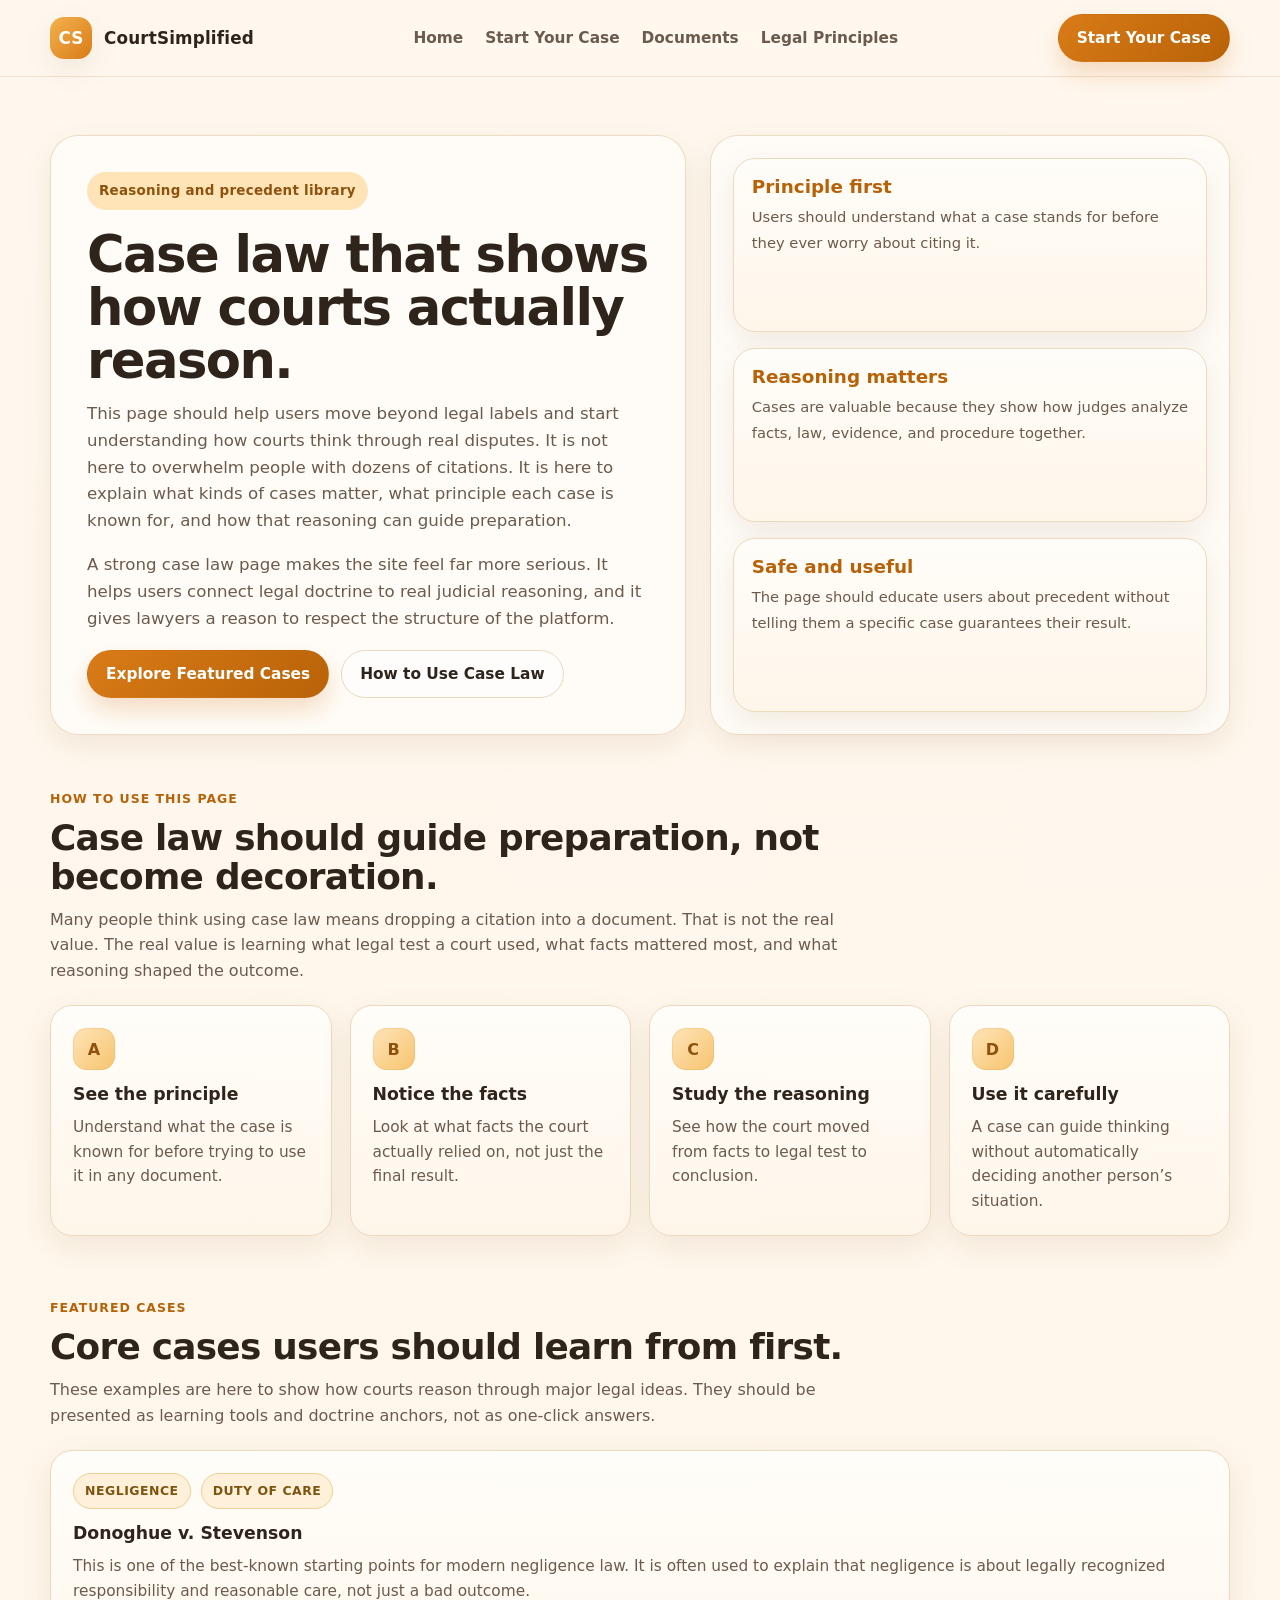
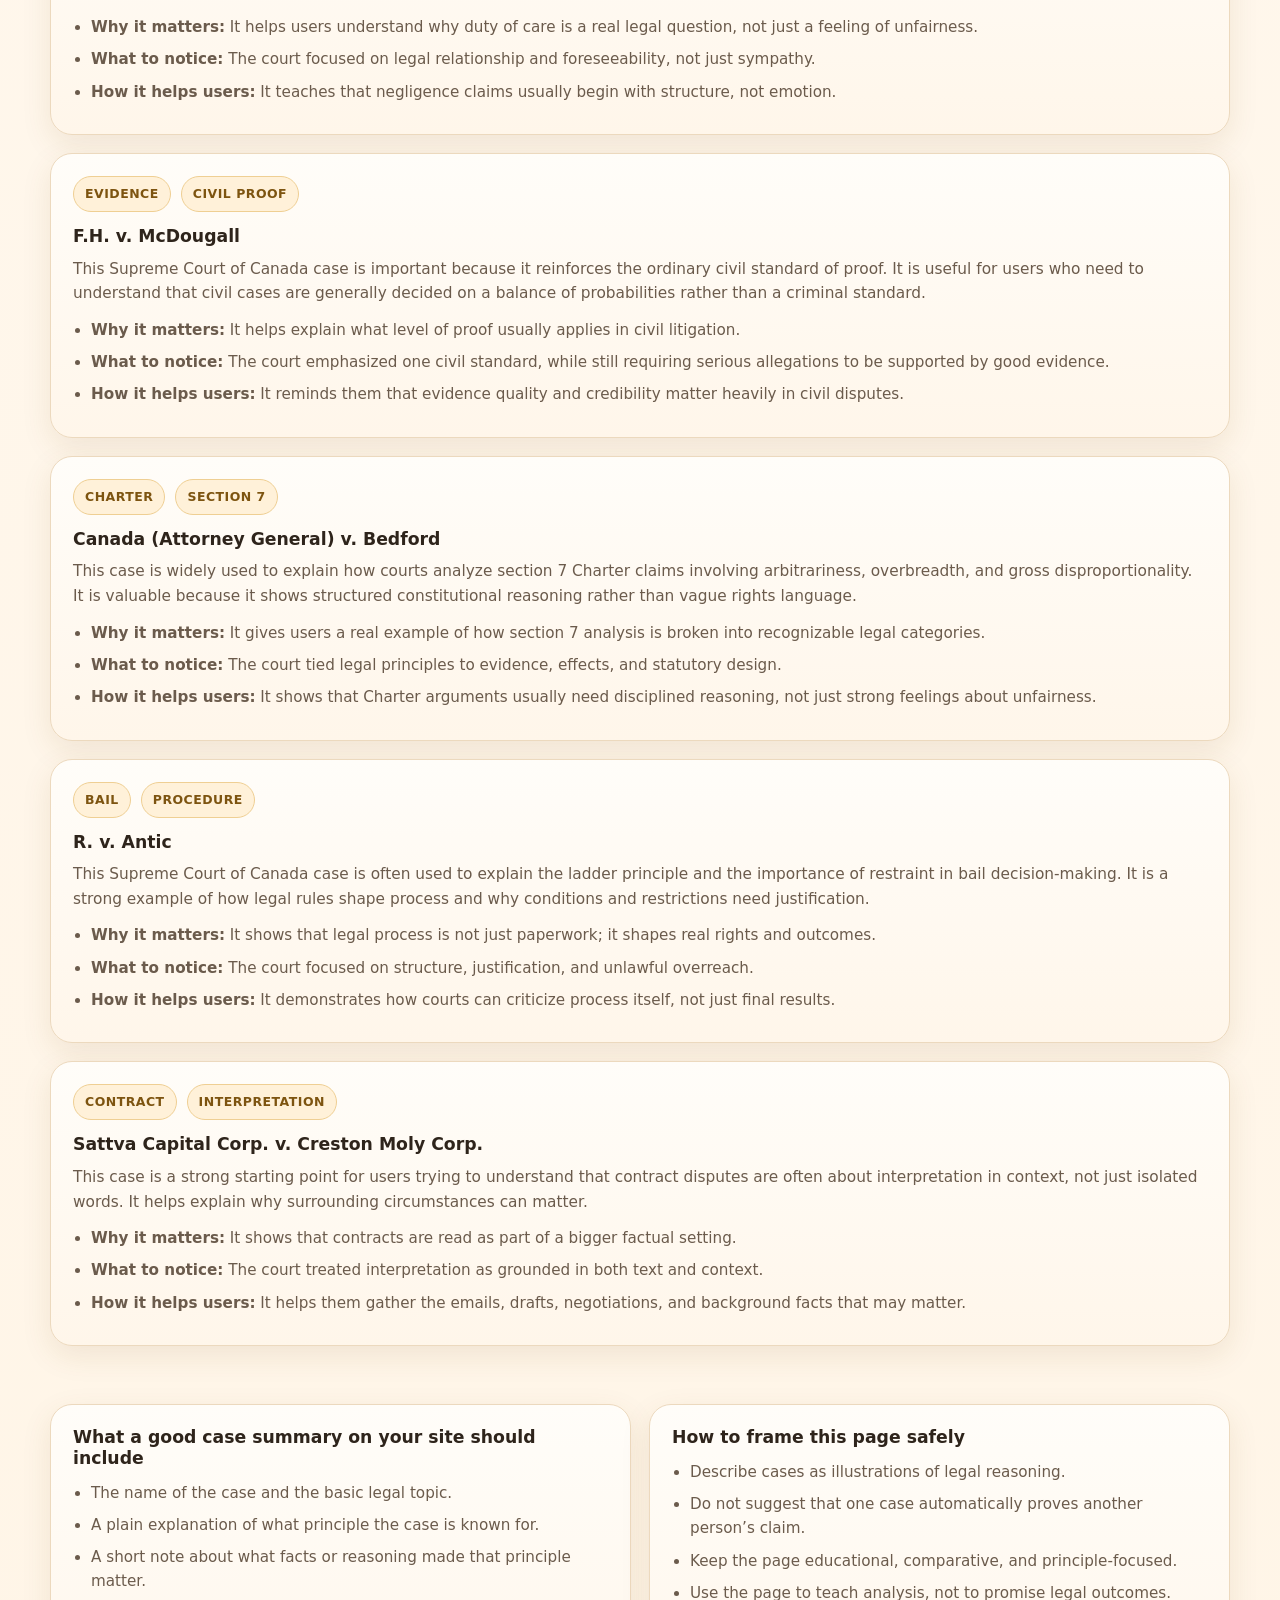
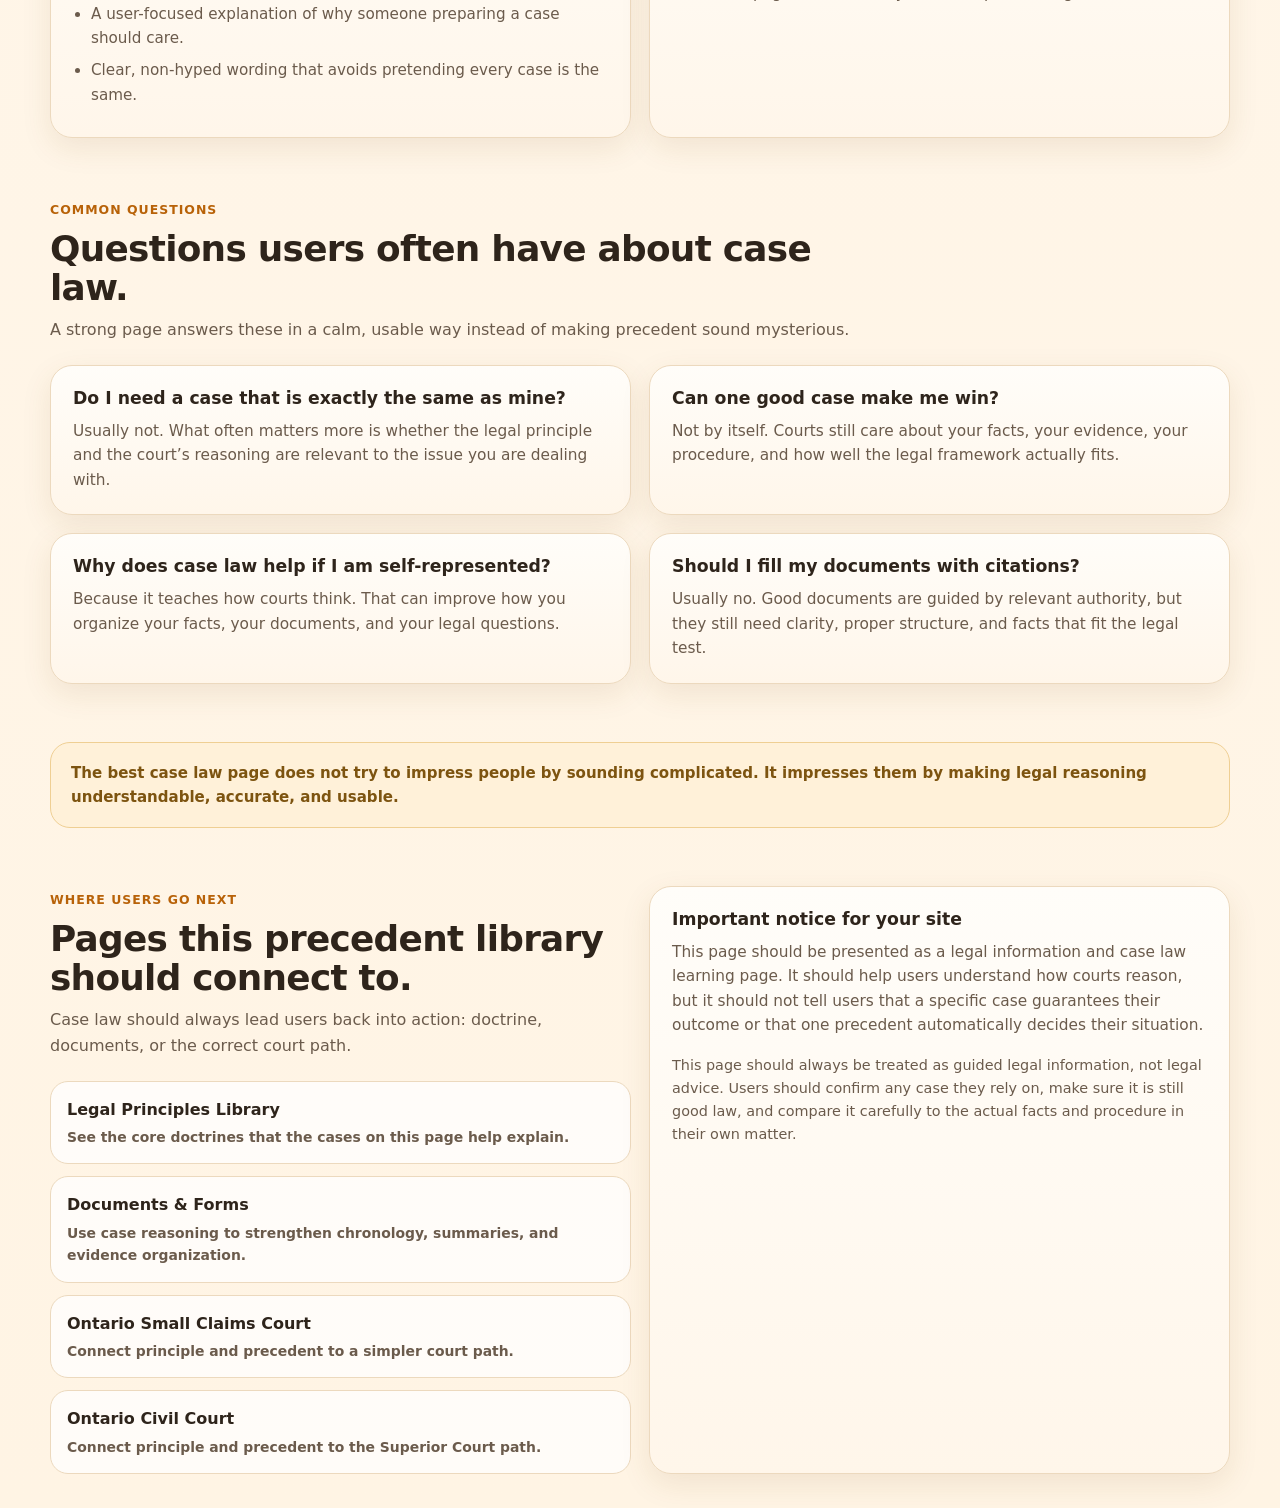
<file: case-law.html>
<!DOCTYPE html>
<html lang="en">
<head>
  <meta charset="UTF-8" />
  <meta name="viewport" content="width=device-width, initial-scale=1.0" />
  <title>Case Law Explorer | CourtSimplified</title>
  <meta name="description" content="CourtSimplified case law explorer for understanding how courts reason through negligence, Charter, contract, evidence, and procedure issues in a clearer way." />
  <style>
    :root {
      --bg: #fff8ef;
      --bg-soft: #fff3df;
      --panel: #fffdf9;
      --panel-2: #fff6e8;
      --text: #2e241b;
      --muted: #6b5b4c;
      --line: #ecd9be;
      --primary: #d97b17;
      --primary-dark: #b86208;
      --accent: #f3b24d;
      --accent-soft: #ffe4b8;
      --shadow: 0 10px 30px rgba(117, 76, 22, 0.10);
      --radius: 22px;
      --container: 1180px;
    }

    * { box-sizing: border-box; }
    html { scroll-behavior: smooth; }
    body {
      margin: 0;
      font-family: Inter, ui-sans-serif, system-ui, -apple-system, BlinkMacSystemFont, "Segoe UI", sans-serif;
      background: linear-gradient(180deg, #fff8ef 0%, #fff4e4 100%);
      color: var(--text);
      line-height: 1.6;
    }

    a { color: inherit; text-decoration: none; }
    .container { width: min(var(--container), calc(100% - 32px)); margin: 0 auto; }

    .topbar {
      position: sticky;
      top: 0;
      z-index: 30;
      backdrop-filter: blur(12px);
      background: rgba(255, 248, 239, 0.9);
      border-bottom: 1px solid rgba(236, 217, 190, 0.75);
    }

    .nav {
      display: flex;
      align-items: center;
      justify-content: space-between;
      gap: 16px;
      min-height: 76px;
    }

    .brand {
      display: flex;
      align-items: center;
      gap: 12px;
      font-weight: 800;
      font-size: 1.05rem;
      letter-spacing: 0.01em;
    }

    .brand-mark {
      width: 42px;
      height: 42px;
      border-radius: 14px;
      background: linear-gradient(135deg, var(--accent) 0%, var(--primary) 100%);
      box-shadow: var(--shadow);
      display: grid;
      place-items: center;
      color: white;
      font-weight: 900;
    }

    .nav-links {
      display: flex;
      align-items: center;
      gap: 22px;
      color: var(--muted);
      font-weight: 700;
      font-size: 0.96rem;
    }

    .nav-links a:hover { color: var(--primary-dark); }

    .btn {
      display: inline-flex;
      align-items: center;
      justify-content: center;
      gap: 8px;
      min-height: 48px;
      padding: 0 18px;
      border-radius: 999px;
      border: 1px solid transparent;
      font-weight: 800;
      font-size: 0.96rem;
      transition: 0.2s ease;
      cursor: pointer;
    }

    .btn-primary {
      background: linear-gradient(135deg, var(--primary) 0%, var(--primary-dark) 100%);
      color: white;
      box-shadow: 0 12px 24px rgba(205, 110, 11, 0.22);
    }

    .btn-secondary {
      background: rgba(255,255,255,0.62);
      color: var(--text);
      border-color: var(--line);
    }

    .hero { padding: 58px 0 26px; }

    .hero-grid {
      display: grid;
      grid-template-columns: 1.1fr 0.9fr;
      gap: 24px;
      align-items: stretch;
    }

    .hero-copy,
    .hero-side {
      background: rgba(255,255,255,0.58);
      border: 1px solid rgba(236, 217, 190, 0.9);
      border-radius: 28px;
      box-shadow: var(--shadow);
    }

    .hero-copy { padding: 36px; }
    .hero-side { padding: 22px; display: grid; gap: 16px; }

    .eyebrow {
      display: inline-flex;
      align-items: center;
      gap: 8px;
      margin-bottom: 18px;
      padding: 8px 12px;
      border-radius: 999px;
      background: var(--accent-soft);
      color: #8d520d;
      font-size: 0.84rem;
      font-weight: 800;
      letter-spacing: 0.02em;
    }

    h1 {
      margin: 0 0 14px;
      font-size: clamp(2.1rem, 4vw, 4rem);
      line-height: 1.04;
      letter-spacing: -0.03em;
    }

    .hero-copy p {
      margin: 0 0 18px;
      max-width: 68ch;
      color: var(--muted);
      font-size: 1.04rem;
    }

    .hero-actions {
      display: flex;
      gap: 12px;
      flex-wrap: wrap;
      margin-top: 18px;
    }

    .stat-card,
    .card,
    .case-card,
    .faq-card {
      background: linear-gradient(180deg, #fffdf9 0%, #fff6ea 100%);
      border: 1px solid var(--line);
      border-radius: 22px;
      box-shadow: var(--shadow);
    }

    .stat-card { padding: 18px; }
    .stat-card strong {
      display: block;
      font-size: 1.15rem;
      line-height: 1.05;
      margin-bottom: 8px;
      color: var(--primary-dark);
    }
    .stat-card span { color: var(--muted); font-size: 0.92rem; }

    section { padding: 24px 0 34px; }

    .section-head {
      max-width: 820px;
      margin-bottom: 22px;
    }

    .section-head .label {
      color: var(--primary-dark);
      font-weight: 800;
      text-transform: uppercase;
      letter-spacing: 0.08em;
      font-size: 0.78rem;
      margin-bottom: 10px;
      display: inline-block;
    }

    .section-head h2 {
      margin: 0 0 10px;
      font-size: clamp(1.8rem, 2.8vw, 2.8rem);
      line-height: 1.08;
      letter-spacing: -0.02em;
    }

    .section-head p { margin: 0; color: var(--muted); }

    .grid-2,
    .grid-3,
    .grid-4 {
      display: grid;
      gap: 18px;
    }

    .grid-2 { grid-template-columns: repeat(2, 1fr); }
    .grid-3 { grid-template-columns: repeat(3, 1fr); }
    .grid-4 { grid-template-columns: repeat(4, 1fr); }

    .card,
    .case-card,
    .faq-card { padding: 22px; }

    .card h3,
    .case-card h3,
    .faq-card h3 {
      margin: 0 0 10px;
      font-size: 1.08rem;
      line-height: 1.2;
    }

    .card p,
    .case-card p,
    .faq-card p {
      margin: 0;
      color: var(--muted);
      font-size: 0.96rem;
    }

    .icon-badge {
      width: 42px;
      height: 42px;
      border-radius: 14px;
      display: grid;
      place-items: center;
      margin-bottom: 14px;
      background: linear-gradient(135deg, #ffe4b8 0%, #f6c46f 100%);
      color: #8d520d;
      font-weight: 900;
      box-shadow: inset 0 0 0 1px rgba(217, 123, 23, 0.15);
    }

    .case-stack {
      display: grid;
      gap: 18px;
    }

    .case-meta {
      display: flex;
      gap: 10px;
      flex-wrap: wrap;
      margin-bottom: 14px;
    }

    .pill {
      display: inline-flex;
      align-items: center;
      padding: 7px 11px;
      border-radius: 999px;
      background: #fff1d9;
      border: 1px solid #efcf93;
      color: #7d5410;
      font-size: 0.78rem;
      font-weight: 800;
      letter-spacing: 0.04em;
      text-transform: uppercase;
    }

    .feature-list {
      margin: 12px 0 0;
      padding-left: 18px;
      color: var(--muted);
      font-size: 0.95rem;
    }

    .feature-list li { margin-bottom: 8px; }

    .callout {
      padding: 18px 20px;
      border-radius: 20px;
      background: #fff1d9;
      border: 1px solid #efcf93;
      color: #7d5410;
      font-size: 0.94rem;
      font-weight: 700;
    }

    .faq-grid {
      display: grid;
      grid-template-columns: repeat(2, 1fr);
      gap: 18px;
    }

    .quick-links {
      display: grid;
      gap: 12px;
    }

    .quick-link {
      display: block;
      padding: 15px 16px;
      border: 1px solid var(--line);
      border-radius: 18px;
      background: rgba(255,255,255,0.76);
      font-weight: 800;
      color: var(--text);
    }

    .quick-link small {
      display: block;
      margin-top: 4px;
      color: var(--muted);
      font-weight: 600;
      font-size: 0.87rem;
    }

    .footer-note {
      margin-top: 16px;
      color: var(--muted);
      font-size: 0.9rem;
    }

    @media (max-width: 1080px) {
      .hero-grid,
      .grid-4,
      .grid-3,
      .grid-2,
      .faq-grid {
        grid-template-columns: 1fr;
      }
    }

    @media (max-width: 820px) {
      .nav-links { display: none; }
      .hero-copy,
      .hero-side,
      .card,
      .case-card,
      .faq-card,
      .stat-card { padding: 18px; }
      h1 { font-size: 2.35rem; }
    }
  </style>
</head>
<body>
  <header class="topbar">
    <div class="container nav">
      <a href="index.html" class="brand" aria-label="CourtSimplified home">
        <div class="brand-mark">CS</div>
        <span>CourtSimplified</span>
      </a>
      <nav class="nav-links" aria-label="Main navigation">
        <a href="index.html">Home</a>
        <a href="start-case.html">Start Your Case</a>
        <a href="documents.html">Documents</a>
        <a href="legal-principles.html">Legal Principles</a>
      </nav>
      <a class="btn btn-primary" href="start-case.html">Start Your Case</a>
    </div>
  </header>

  <main>
    <section class="hero">
      <div class="container hero-grid">
        <div class="hero-copy">
          <div class="eyebrow">Reasoning and precedent library</div>
          <h1>Case law that shows how courts actually reason.</h1>
          <p>
            This page should help users move beyond legal labels and start understanding how courts think through real disputes. It is not here to overwhelm people with dozens of citations. It is here to explain what kinds of cases matter, what principle each case is known for, and how that reasoning can guide preparation.
          </p>
          <p>
            A strong case law page makes the site feel far more serious. It helps users connect legal doctrine to real judicial reasoning, and it gives lawyers a reason to respect the structure of the platform.
          </p>
          <div class="hero-actions">
            <a href="#featured-cases" class="btn btn-primary">Explore Featured Cases</a>
            <a href="#how-to-use" class="btn btn-secondary">How to Use Case Law</a>
          </div>
        </div>

        <aside class="hero-side">
          <div class="stat-card">
            <strong>Principle first</strong>
            <span>Users should understand what a case stands for before they ever worry about citing it.</span>
          </div>
          <div class="stat-card">
            <strong>Reasoning matters</strong>
            <span>Cases are valuable because they show how judges analyze facts, law, evidence, and procedure together.</span>
          </div>
          <div class="stat-card">
            <strong>Safe and useful</strong>
            <span>The page should educate users about precedent without telling them a specific case guarantees their result.</span>
          </div>
        </aside>
      </div>
    </section>

    <section id="how-to-use">
      <div class="container">
        <div class="section-head">
          <span class="label">How to use this page</span>
          <h2>Case law should guide preparation, not become decoration.</h2>
          <p>
            Many people think using case law means dropping a citation into a document. That is not the real value. The real value is learning what legal test a court used, what facts mattered most, and what reasoning shaped the outcome.
          </p>
        </div>

        <div class="grid-4">
          <div class="card">
            <div class="icon-badge">A</div>
            <h3>See the principle</h3>
            <p>Understand what the case is known for before trying to use it in any document.</p>
          </div>
          <div class="card">
            <div class="icon-badge">B</div>
            <h3>Notice the facts</h3>
            <p>Look at what facts the court actually relied on, not just the final result.</p>
          </div>
          <div class="card">
            <div class="icon-badge">C</div>
            <h3>Study the reasoning</h3>
            <p>See how the court moved from facts to legal test to conclusion.</p>
          </div>
          <div class="card">
            <div class="icon-badge">D</div>
            <h3>Use it carefully</h3>
            <p>A case can guide thinking without automatically deciding another person’s situation.</p>
          </div>
        </div>
      </div>
    </section>

    <section id="featured-cases">
      <div class="container">
        <div class="section-head">
          <span class="label">Featured cases</span>
          <h2>Core cases users should learn from first.</h2>
          <p>
            These examples are here to show how courts reason through major legal ideas. They should be presented as learning tools and doctrine anchors, not as one-click answers.
          </p>
        </div>

        <div class="case-stack">
          <article class="case-card">
            <div class="case-meta">
              <span class="pill">Negligence</span>
              <span class="pill">Duty of care</span>
            </div>
            <h3>Donoghue v. Stevenson</h3>
            <p>
              This is one of the best-known starting points for modern negligence law. It is often used to explain that negligence is about legally recognized responsibility and reasonable care, not just a bad outcome.
            </p>
            <ul class="feature-list">
              <li><strong>Why it matters:</strong> It helps users understand why duty of care is a real legal question, not just a feeling of unfairness.</li>
              <li><strong>What to notice:</strong> The court focused on legal relationship and foreseeability, not just sympathy.</li>
              <li><strong>How it helps users:</strong> It teaches that negligence claims usually begin with structure, not emotion.</li>
            </ul>
          </article>

          <article class="case-card">
            <div class="case-meta">
              <span class="pill">Evidence</span>
              <span class="pill">Civil proof</span>
            </div>
            <h3>F.H. v. McDougall</h3>
            <p>
              This Supreme Court of Canada case is important because it reinforces the ordinary civil standard of proof. It is useful for users who need to understand that civil cases are generally decided on a balance of probabilities rather than a criminal standard.
            </p>
            <ul class="feature-list">
              <li><strong>Why it matters:</strong> It helps explain what level of proof usually applies in civil litigation.</li>
              <li><strong>What to notice:</strong> The court emphasized one civil standard, while still requiring serious allegations to be supported by good evidence.</li>
              <li><strong>How it helps users:</strong> It reminds them that evidence quality and credibility matter heavily in civil disputes.</li>
            </ul>
          </article>

          <article class="case-card">
            <div class="case-meta">
              <span class="pill">Charter</span>
              <span class="pill">Section 7</span>
            </div>
            <h3>Canada (Attorney General) v. Bedford</h3>
            <p>
              This case is widely used to explain how courts analyze section 7 Charter claims involving arbitrariness, overbreadth, and gross disproportionality. It is valuable because it shows structured constitutional reasoning rather than vague rights language.
            </p>
            <ul class="feature-list">
              <li><strong>Why it matters:</strong> It gives users a real example of how section 7 analysis is broken into recognizable legal categories.</li>
              <li><strong>What to notice:</strong> The court tied legal principles to evidence, effects, and statutory design.</li>
              <li><strong>How it helps users:</strong> It shows that Charter arguments usually need disciplined reasoning, not just strong feelings about unfairness.</li>
            </ul>
          </article>

          <article class="case-card">
            <div class="case-meta">
              <span class="pill">Bail</span>
              <span class="pill">Procedure</span>
            </div>
            <h3>R. v. Antic</h3>
            <p>
              This Supreme Court of Canada case is often used to explain the ladder principle and the importance of restraint in bail decision-making. It is a strong example of how legal rules shape process and why conditions and restrictions need justification.
            </p>
            <ul class="feature-list">
              <li><strong>Why it matters:</strong> It shows that legal process is not just paperwork; it shapes real rights and outcomes.</li>
              <li><strong>What to notice:</strong> The court focused on structure, justification, and unlawful overreach.</li>
              <li><strong>How it helps users:</strong> It demonstrates how courts can criticize process itself, not just final results.</li>
            </ul>
          </article>

          <article class="case-card">
            <div class="case-meta">
              <span class="pill">Contract</span>
              <span class="pill">Interpretation</span>
            </div>
            <h3>Sattva Capital Corp. v. Creston Moly Corp.</h3>
            <p>
              This case is a strong starting point for users trying to understand that contract disputes are often about interpretation in context, not just isolated words. It helps explain why surrounding circumstances can matter.
            </p>
            <ul class="feature-list">
              <li><strong>Why it matters:</strong> It shows that contracts are read as part of a bigger factual setting.</li>
              <li><strong>What to notice:</strong> The court treated interpretation as grounded in both text and context.</li>
              <li><strong>How it helps users:</strong> It helps them gather the emails, drafts, negotiations, and background facts that may matter.</li>
            </ul>
          </article>
        </div>
      </div>
    </section>

    <section>
      <div class="container grid-2">
        <div class="card">
          <h3>What a good case summary on your site should include</h3>
          <ul class="feature-list">
            <li>The name of the case and the basic legal topic.</li>
            <li>A plain explanation of what principle the case is known for.</li>
            <li>A short note about what facts or reasoning made that principle matter.</li>
            <li>A user-focused explanation of why someone preparing a case should care.</li>
            <li>Clear, non-hyped wording that avoids pretending every case is the same.</li>
          </ul>
        </div>

        <div class="card">
          <h3>How to frame this page safely</h3>
          <ul class="feature-list">
            <li>Describe cases as illustrations of legal reasoning.</li>
            <li>Do not suggest that one case automatically proves another person’s claim.</li>
            <li>Keep the page educational, comparative, and principle-focused.</li>
            <li>Use the page to teach analysis, not to promise legal outcomes.</li>
          </ul>
        </div>
      </div>
    </section>

    <section id="faq">
      <div class="container">
        <div class="section-head">
          <span class="label">Common questions</span>
          <h2>Questions users often have about case law.</h2>
          <p>
            A strong page answers these in a calm, usable way instead of making precedent sound mysterious.
          </p>
        </div>

        <div class="faq-grid">
          <div class="faq-card">
            <h3>Do I need a case that is exactly the same as mine?</h3>
            <p>
              Usually not. What often matters more is whether the legal principle and the court’s reasoning are relevant to the issue you are dealing with.
            </p>
          </div>
          <div class="faq-card">
            <h3>Can one good case make me win?</h3>
            <p>
              Not by itself. Courts still care about your facts, your evidence, your procedure, and how well the legal framework actually fits.
            </p>
          </div>
          <div class="faq-card">
            <h3>Why does case law help if I am self-represented?</h3>
            <p>
              Because it teaches how courts think. That can improve how you organize your facts, your documents, and your legal questions.
            </p>
          </div>
          <div class="faq-card">
            <h3>Should I fill my documents with citations?</h3>
            <p>
              Usually no. Good documents are guided by relevant authority, but they still need clarity, proper structure, and facts that fit the legal test.
            </p>
          </div>
        </div>
      </div>
    </section>

    <section>
      <div class="container">
        <div class="callout">
          The best case law page does not try to impress people by sounding complicated. It impresses them by making legal reasoning understandable, accurate, and usable.
        </div>
      </div>
    </section>

    <section>
      <div class="container grid-2">
        <div>
          <div class="section-head">
            <span class="label">Where users go next</span>
            <h2>Pages this precedent library should connect to.</h2>
            <p>
              Case law should always lead users back into action: doctrine, documents, or the correct court path.
            </p>
          </div>
          <div class="quick-links">
            <a class="quick-link" href="legal-principles.html">
              Legal Principles Library
              <small>See the core doctrines that the cases on this page help explain.</small>
            </a>
            <a class="quick-link" href="documents.html">
              Documents & Forms
              <small>Use case reasoning to strengthen chronology, summaries, and evidence organization.</small>
            </a>
            <a class="quick-link" href="ontario-small-claims.html">
              Ontario Small Claims Court
              <small>Connect principle and precedent to a simpler court path.</small>
            </a>
            <a class="quick-link" href="ontario-civil.html">
              Ontario Civil Court
              <small>Connect principle and precedent to the Superior Court path.</small>
            </a>
          </div>
        </div>

        <div class="card">
          <h3>Important notice for your site</h3>
          <p>
            This page should be presented as a legal information and case law learning page. It should help users understand how courts reason, but it should not tell users that a specific case guarantees their outcome or that one precedent automatically decides their situation.
          </p>
          <div class="footer-note">
            This page should always be treated as guided legal information, not legal advice. Users should confirm any case they rely on, make sure it is still good law, and compare it carefully to the actual facts and procedure in their own matter.
          </div>
        </div>
      </div>
    </section>
  </main>
</body>
</html>
</file>
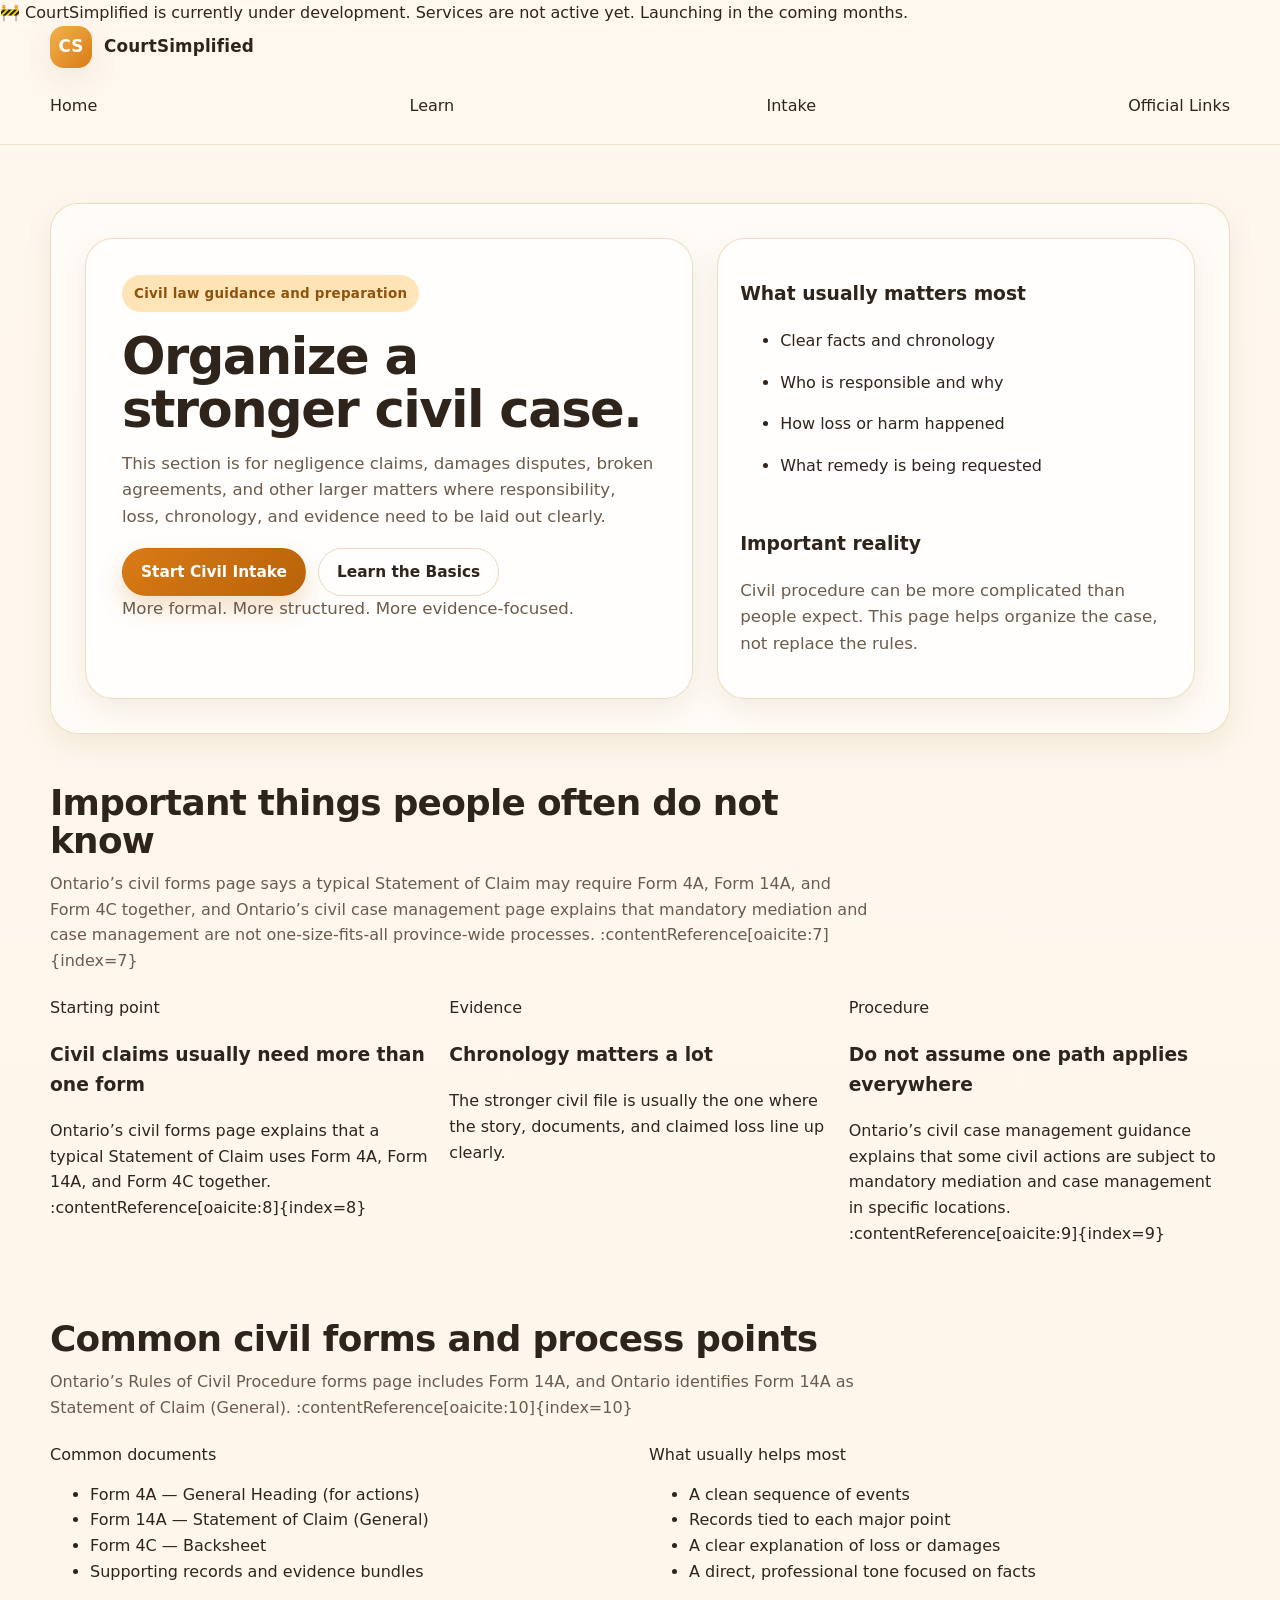
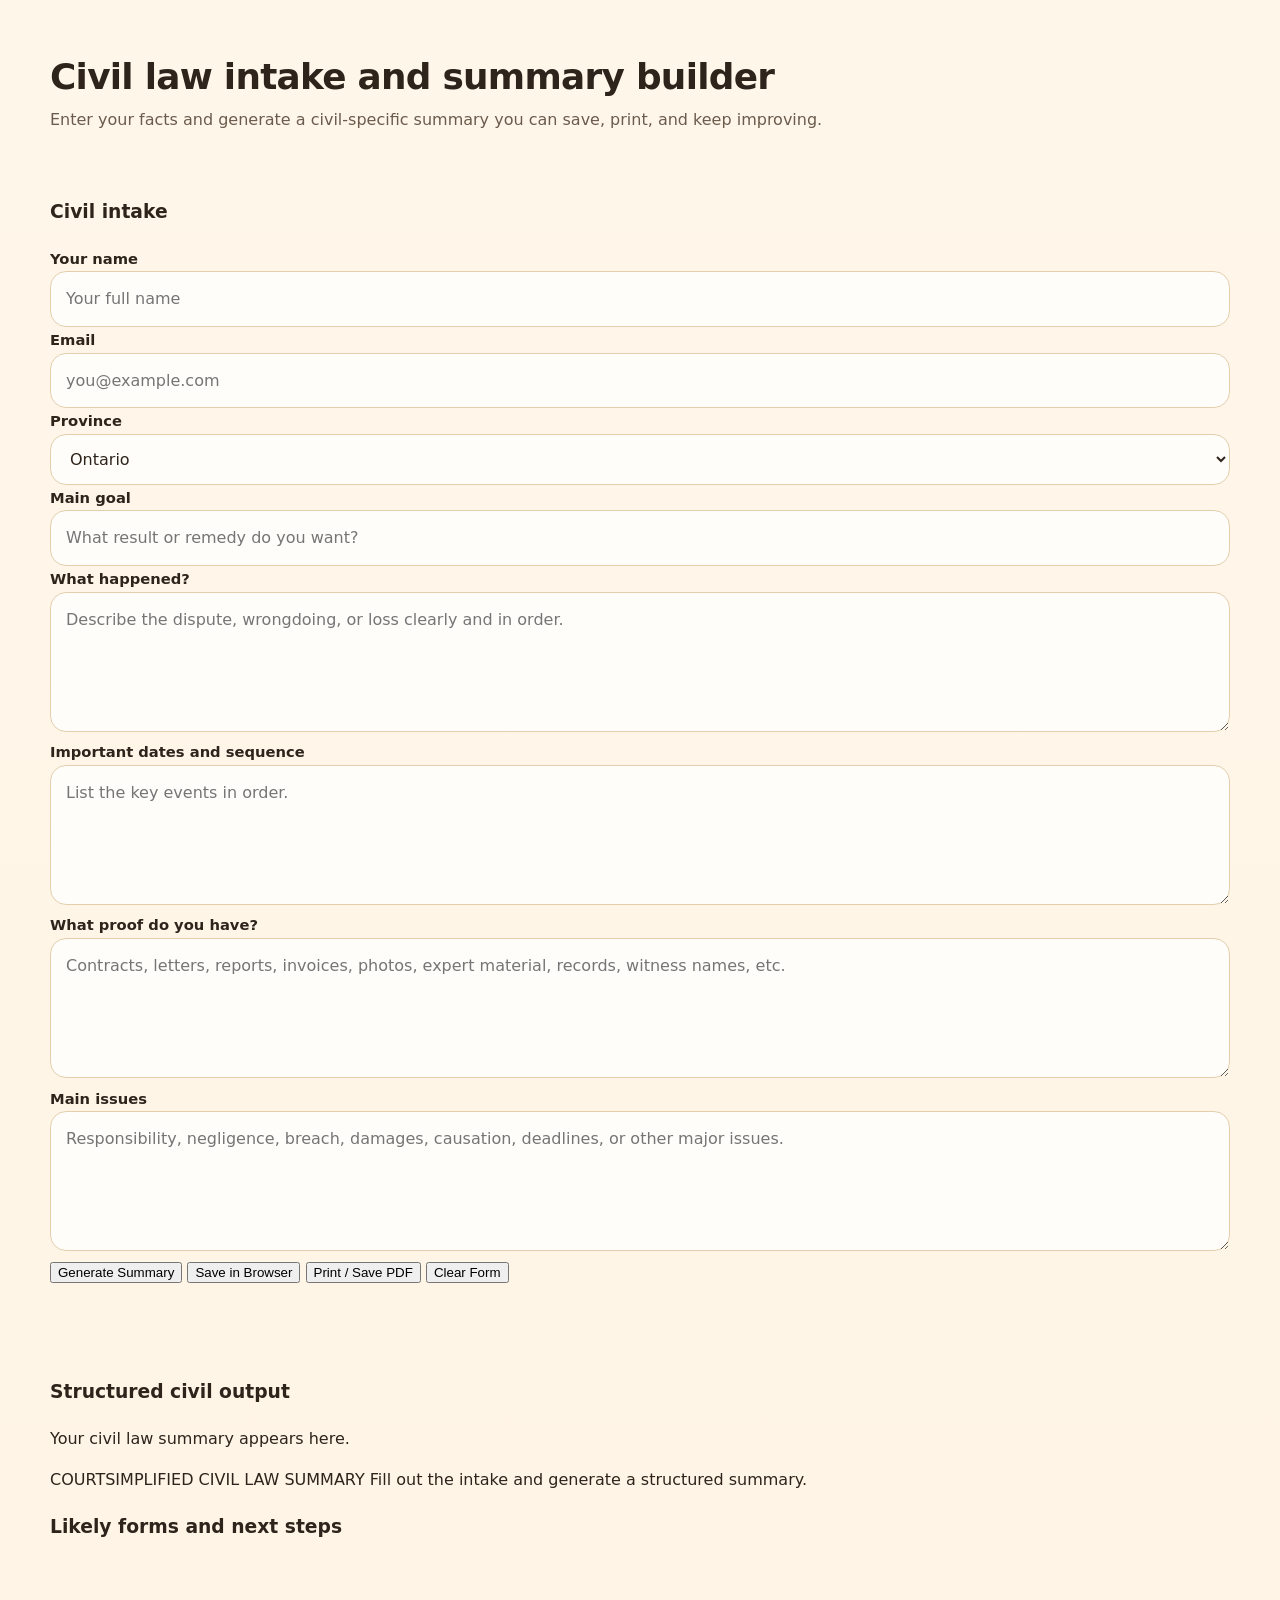
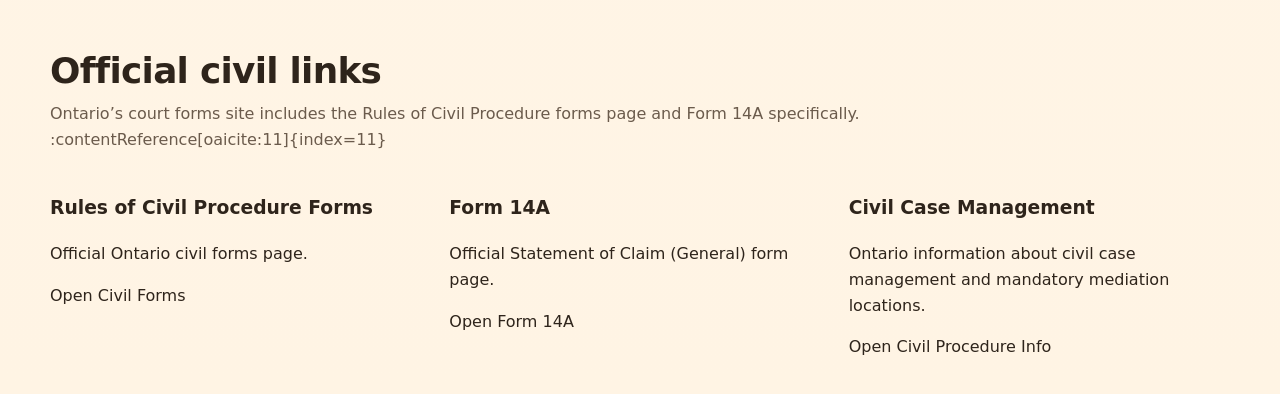
<file: civil.html>
<!DOCTYPE html>
<html lang="en">
<head>
  <meta charset="UTF-8" />
  <meta name="viewport" content="width=device-width, initial-scale=1.0" />
  <title>Civil Law | CourtSimplified</title>
  <meta name="description" content="Civil law guidance, forms, procedure notes, and a civil-specific intake and summary builder." />
  <link rel="stylesheet" href="styles.css" />
</head>
<body class="civil-page" data-page-type="civil">
  <div class="dev-banner">
    🚧 CourtSimplified is currently under development. Services are not active yet. Launching in the coming months.
  </div>
  <div class="banner-spacer"></div>

  <header class="topbar">
    <div class="container topbar-inner">
      <a href="index.html" class="brand">
        <span class="brand-mark">CS</span>
        <span>CourtSimplified</span>
      </a>
      <nav class="nav">
        <a href="index.html">Home</a>
        <a href="#learn">Learn</a>
        <a href="#tool">Intake</a>
        <a href="#links" class="nav-cta">Official Links</a>
      </nav>
    </div>
  </header>

  <main>
    <section class="hero">
      <div class="container hero-shell civil-hero">
        <div class="hero-grid">
          <div class="hero-copy">
            <div class="eyebrow">Civil law guidance and preparation</div>
            <h1>Organize a stronger civil case.</h1>
            <p class="lead">
              This section is for negligence claims, damages disputes, broken agreements, and other larger matters where responsibility, loss, chronology, and evidence need to be laid out clearly.
            </p>
            <div class="hero-actions">
              <a href="#tool" class="btn btn-primary">Start Civil Intake</a>
              <a href="#learn" class="btn btn-secondary">Learn the Basics</a>
            </div>
            <p class="hero-note">More formal. More structured. More evidence-focused.</p>
          </div>

          <aside class="hero-panel">
            <div class="page-card">
              <h3>What usually matters most</h3>
              <ul class="checklist">
                <li>Clear facts and chronology</li>
                <li>Who is responsible and why</li>
                <li>How loss or harm happened</li>
                <li>What remedy is being requested</li>
              </ul>
            </div>

            <div class="page-card">
              <h3>Important reality</h3>
              <p>Civil procedure can be more complicated than people expect. This page helps organize the case, not replace the rules.</p>
            </div>
          </aside>
        </div>
      </div>
    </section>

    <section class="section soft-band" id="learn">
      <div class="container">
        <div class="section-head">
          <h2>Important things people often do not know</h2>
          <p>Ontario’s civil forms page says a typical Statement of Claim may require Form 4A, Form 14A, and Form 4C together, and Ontario’s civil case management page explains that mandatory mediation and case management are not one-size-fits-all province-wide processes. :contentReference[oaicite:7]{index=7}</p>
        </div>

        <div class="grid-3">
          <article class="resource-card">
            <span class="mini-label">Starting point</span>
            <h3>Civil claims usually need more than one form</h3>
            <p>Ontario’s civil forms page explains that a typical Statement of Claim uses Form 4A, Form 14A, and Form 4C together. :contentReference[oaicite:8]{index=8}</p>
          </article>

          <article class="resource-card">
            <span class="mini-label">Evidence</span>
            <h3>Chronology matters a lot</h3>
            <p>The stronger civil file is usually the one where the story, documents, and claimed loss line up clearly.</p>
          </article>

          <article class="resource-card">
            <span class="mini-label">Procedure</span>
            <h3>Do not assume one path applies everywhere</h3>
            <p>Ontario’s civil case management guidance explains that some civil actions are subject to mandatory mediation and case management in specific locations. :contentReference[oaicite:9]{index=9}</p>
          </article>
        </div>
      </div>
    </section>

    <section class="section" id="forms">
      <div class="container">
        <div class="section-head">
          <h2>Common civil forms and process points</h2>
          <p>Ontario’s Rules of Civil Procedure forms page includes Form 14A, and Ontario identifies Form 14A as Statement of Claim (General). :contentReference[oaicite:10]{index=10}</p>
        </div>

        <div class="grid-2">
          <article class="page-card">
            <span class="mini-label">Common documents</span>
            <ul class="resource-list" style="margin-top:14px;">
              <li>Form 4A — General Heading (for actions)</li>
              <li>Form 14A — Statement of Claim (General)</li>
              <li>Form 4C — Backsheet</li>
              <li>Supporting records and evidence bundles</li>
            </ul>
          </article>

          <article class="page-card">
            <span class="mini-label">What usually helps most</span>
            <ul class="resource-list" style="margin-top:14px;">
              <li>A clean sequence of events</li>
              <li>Records tied to each major point</li>
              <li>A clear explanation of loss or damages</li>
              <li>A direct, professional tone focused on facts</li>
            </ul>
          </article>
        </div>
      </div>
    </section>

    <section class="section soft-band" id="tool">
      <div class="container">
        <div class="section-head">
          <h2>Civil law intake and summary builder</h2>
          <p>Enter your facts and generate a civil-specific summary you can save, print, and keep improving.</p>
        </div>

        <div class="tool-layout">
          <section class="tool-shell">
            <h3>Civil intake</h3>
            <div class="form-grid" style="margin-top:16px;">
              <div class="form-row">
                <div>
                  <label for="name">Your name</label>
                  <input id="name" type="text" placeholder="Your full name" />
                </div>
                <div>
                  <label for="email">Email</label>
                  <input id="email" type="email" placeholder="you@example.com" />
                </div>
              </div>

              <div class="form-row">
                <div>
                  <label for="provinceSelect">Province</label>
                  <select id="provinceSelect">
                    <option>Ontario</option>
                  </select>
                </div>
                <div>
                  <label for="goal">Main goal</label>
                  <input id="goal" type="text" placeholder="What result or remedy do you want?" />
                </div>
              </div>

              <div>
                <label for="story">What happened?</label>
                <textarea id="story" placeholder="Describe the dispute, wrongdoing, or loss clearly and in order."></textarea>
              </div>

              <div>
                <label for="timeline">Important dates and sequence</label>
                <textarea id="timeline" placeholder="List the key events in order."></textarea>
              </div>

              <div>
                <label for="evidence">What proof do you have?</label>
                <textarea id="evidence" placeholder="Contracts, letters, reports, invoices, photos, expert material, records, witness names, etc."></textarea>
              </div>

              <div>
                <label for="concerns">Main issues</label>
                <textarea id="concerns" placeholder="Responsibility, negligence, breach, damages, causation, deadlines, or other major issues."></textarea>
              </div>

              <input id="caseType" type="hidden" value="Civil Matter" />

              <div class="tool-buttons">
                <button class="tool-btn primary" id="generateSummaryBtn" type="button">Generate Summary</button>
                <button class="tool-btn secondary" id="saveSummaryBtn" type="button">Save in Browser</button>
                <button class="tool-btn secondary" id="printSummaryBtn" type="button">Print / Save PDF</button>
                <button class="tool-btn secondary" id="clearSummaryBtn" type="button">Clear Form</button>
              </div>

              <p id="saveMessage" class="saved-note"></p>
            </div>
          </section>

          <section class="output-box">
            <h3>Structured civil output</h3>
            <p>Your civil law summary appears here.</p>
            <div id="summaryOutput" class="output-panel">COURTSIMPLIFIED CIVIL LAW SUMMARY

Fill out the intake and generate a structured summary.</div>

            <div class="page-card process-box">
              <h3>Likely forms and next steps</h3>
              <div id="processPanel" class="process-grid"></div>
            </div>
          </section>
        </div>
      </div>
    </section>

    <section class="section" id="links">
      <div class="container">
        <div class="section-head">
          <h2>Official civil links</h2>
          <p>Ontario’s court forms site includes the Rules of Civil Procedure forms page and Form 14A specifically. :contentReference[oaicite:11]{index=11}</p>
        </div>

        <div class="grid-3">
          <article class="resource-card">
            <h3>Rules of Civil Procedure Forms</h3>
            <p>Official Ontario civil forms page.</p>
            <div class="hero-actions" style="margin-top:16px;">
              <a class="tool-btn primary" href="https://ontariocourtforms.on.ca/en/rules-of-civil-procedure-forms/" target="_blank" rel="noopener noreferrer">Open Civil Forms</a>
            </div>
          </article>

          <article class="resource-card">
            <h3>Form 14A</h3>
            <p>Official Statement of Claim (General) form page.</p>
            <div class="hero-actions" style="margin-top:16px;">
              <a class="tool-btn primary" href="https://ontariocourtforms.on.ca/en/rules-of-civil-procedure-forms/14a/" target="_blank" rel="noopener noreferrer">Open Form 14A</a>
            </div>
          </article>

          <article class="resource-card">
            <h3>Civil Case Management</h3>
            <p>Ontario information about civil case management and mandatory mediation locations.</p>
            <div class="hero-actions" style="margin-top:16px;">
              <a class="tool-btn primary" href="https://www.ontario.ca/page/civil-case-management" target="_blank" rel="noopener noreferrer">Open Civil Procedure Info</a>
            </div>
          </article>
        </div>
      </div>
    </section>
  </main>

  <script src="app.js"></script>
</body>
</html>
</file>
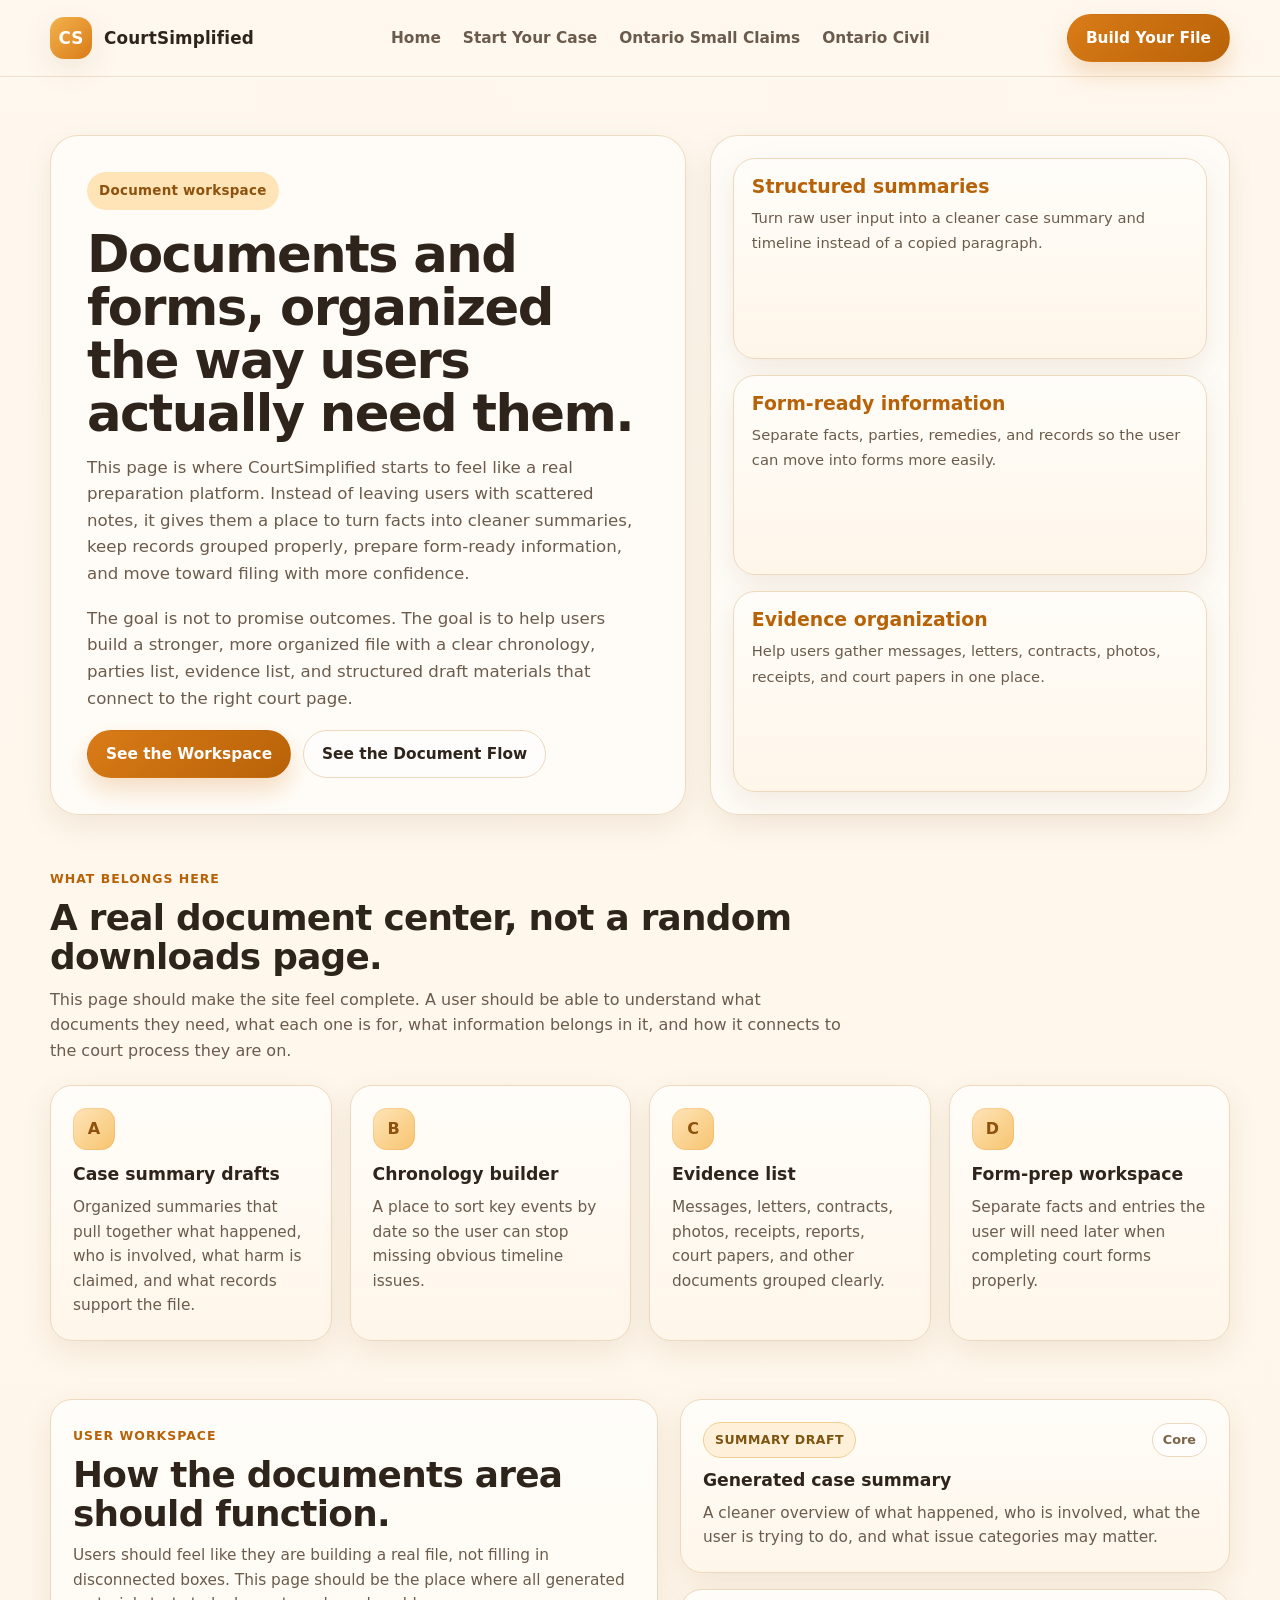
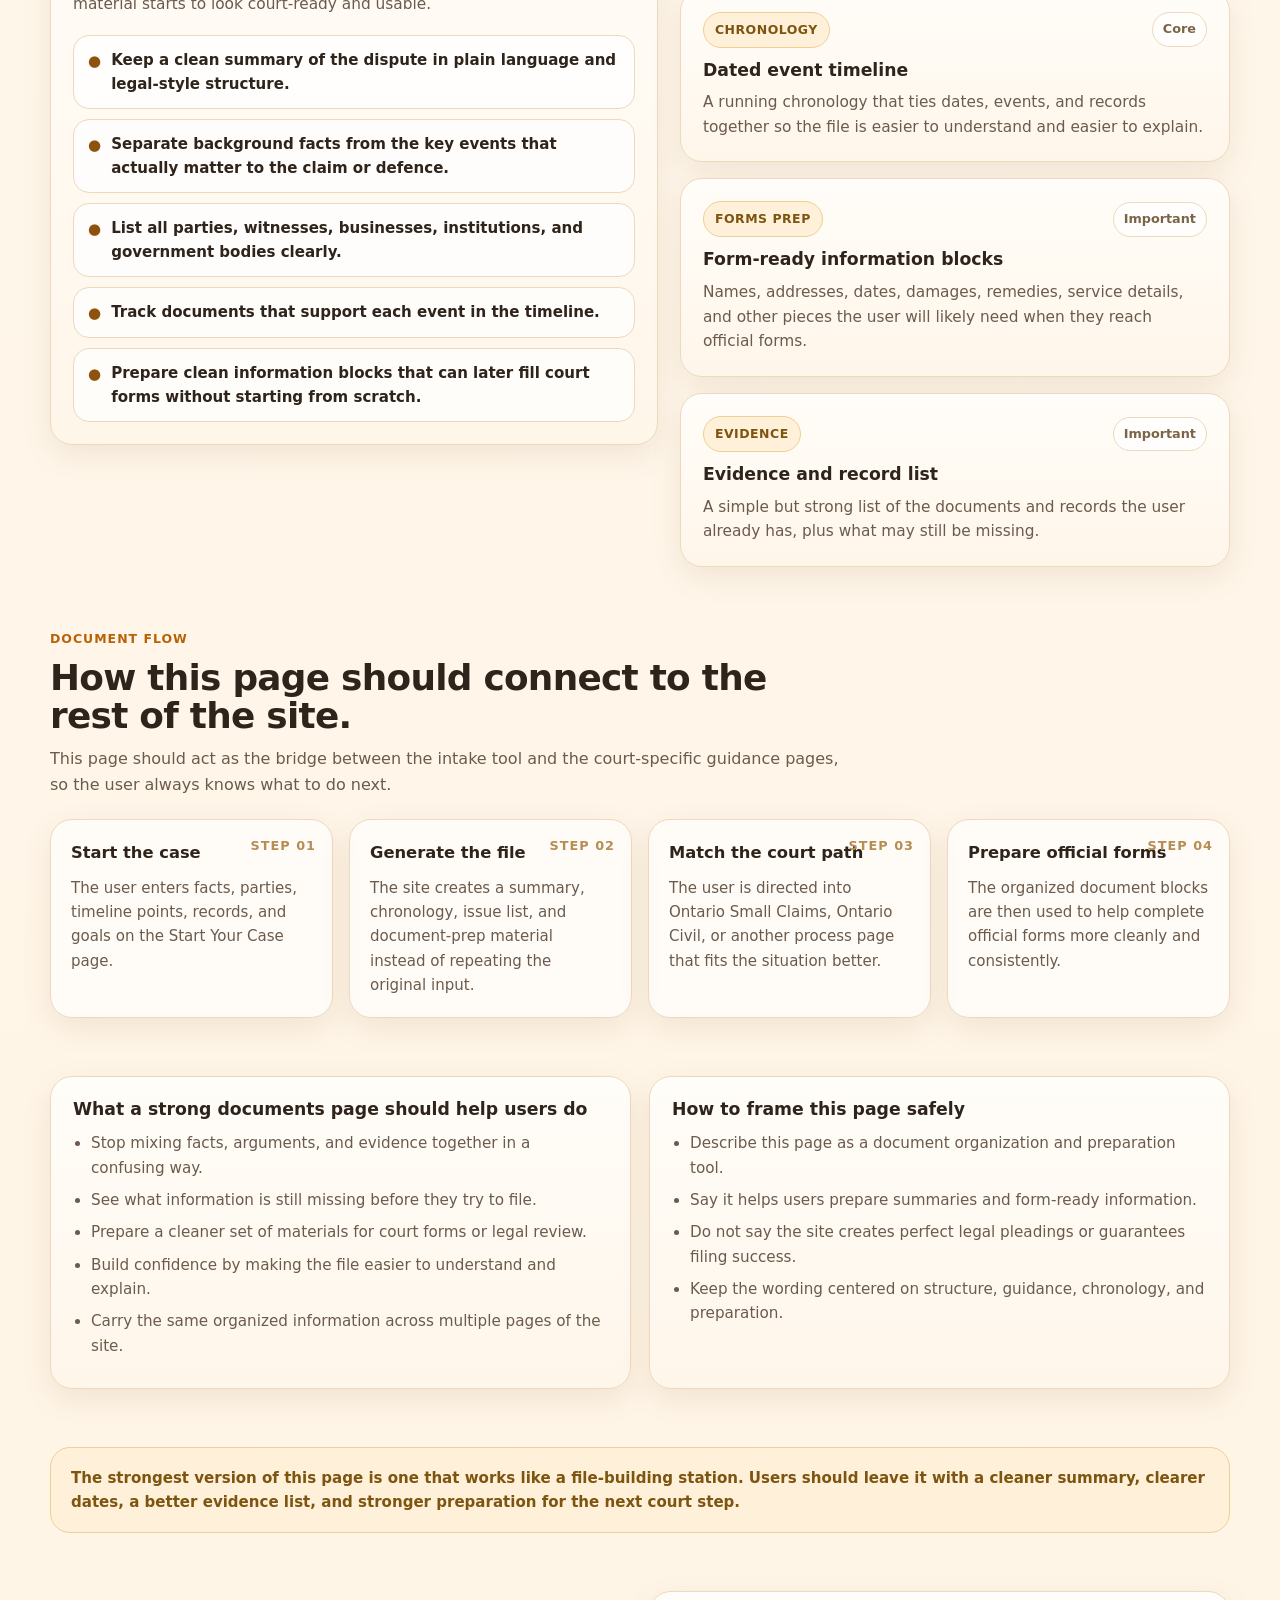
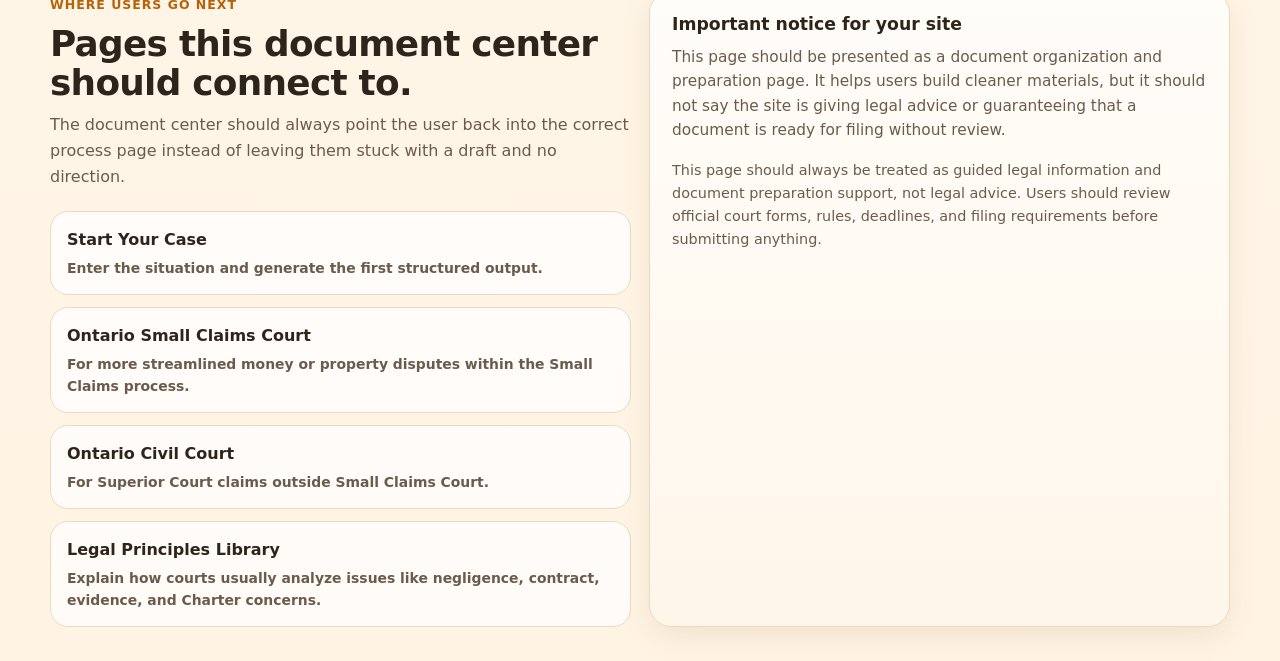
<file: document.html>
<!DOCTYPE html>
<html lang="en">
<head>
  <meta charset="UTF-8" />
  <meta name="viewport" content="width=device-width, initial-scale=1.0" />
  <title>Documents & Forms | CourtSimplified</title>
  <meta name="description" content="CourtSimplified Documents & Forms page for generated case summaries, organized evidence, form preparation, and filing-ready document structure." />
  <style>
    :root {
      --bg: #fff8ef;
      --bg-soft: #fff3df;
      --panel: #fffdf9;
      --panel-2: #fff6e8;
      --text: #2e241b;
      --muted: #6b5b4c;
      --line: #ecd9be;
      --primary: #d97b17;
      --primary-dark: #b86208;
      --accent: #f3b24d;
      --accent-soft: #ffe4b8;
      --success: #4f7d55;
      --shadow: 0 10px 30px rgba(117, 76, 22, 0.10);
      --radius: 22px;
      --container: 1180px;
    }

    * { box-sizing: border-box; }
    html { scroll-behavior: smooth; }
    body {
      margin: 0;
      font-family: Inter, ui-sans-serif, system-ui, -apple-system, BlinkMacSystemFont, "Segoe UI", sans-serif;
      background: linear-gradient(180deg, #fff8ef 0%, #fff4e4 100%);
      color: var(--text);
      line-height: 1.6;
    }

    a { color: inherit; text-decoration: none; }
    .container { width: min(var(--container), calc(100% - 32px)); margin: 0 auto; }

    .topbar {
      position: sticky;
      top: 0;
      z-index: 30;
      backdrop-filter: blur(12px);
      background: rgba(255, 248, 239, 0.9);
      border-bottom: 1px solid rgba(236, 217, 190, 0.75);
    }

    .nav {
      display: flex;
      align-items: center;
      justify-content: space-between;
      gap: 16px;
      min-height: 76px;
    }

    .brand {
      display: flex;
      align-items: center;
      gap: 12px;
      font-weight: 800;
      font-size: 1.05rem;
      letter-spacing: 0.01em;
    }

    .brand-mark {
      width: 42px;
      height: 42px;
      border-radius: 14px;
      background: linear-gradient(135deg, var(--accent) 0%, var(--primary) 100%);
      box-shadow: var(--shadow);
      display: grid;
      place-items: center;
      color: white;
      font-weight: 900;
    }

    .nav-links {
      display: flex;
      align-items: center;
      gap: 22px;
      color: var(--muted);
      font-weight: 700;
      font-size: 0.96rem;
    }

    .nav-links a:hover { color: var(--primary-dark); }

    .btn {
      display: inline-flex;
      align-items: center;
      justify-content: center;
      gap: 8px;
      min-height: 48px;
      padding: 0 18px;
      border-radius: 999px;
      border: 1px solid transparent;
      font-weight: 800;
      font-size: 0.96rem;
      transition: 0.2s ease;
      cursor: pointer;
    }

    .btn-primary {
      background: linear-gradient(135deg, var(--primary) 0%, var(--primary-dark) 100%);
      color: white;
      box-shadow: 0 12px 24px rgba(205, 110, 11, 0.22);
    }

    .btn-secondary {
      background: rgba(255,255,255,0.62);
      color: var(--text);
      border-color: var(--line);
    }

    .hero { padding: 58px 0 26px; }

    .hero-grid {
      display: grid;
      grid-template-columns: 1.1fr 0.9fr;
      gap: 24px;
      align-items: stretch;
    }

    .hero-copy,
    .hero-side {
      background: rgba(255,255,255,0.58);
      border: 1px solid rgba(236, 217, 190, 0.9);
      border-radius: 28px;
      box-shadow: var(--shadow);
    }

    .hero-copy { padding: 36px; }
    .hero-side { padding: 22px; display: grid; gap: 16px; }

    .eyebrow {
      display: inline-flex;
      align-items: center;
      gap: 8px;
      margin-bottom: 18px;
      padding: 8px 12px;
      border-radius: 999px;
      background: var(--accent-soft);
      color: #8d520d;
      font-size: 0.84rem;
      font-weight: 800;
      letter-spacing: 0.02em;
    }

    h1 {
      margin: 0 0 14px;
      font-size: clamp(2.1rem, 4vw, 4rem);
      line-height: 1.04;
      letter-spacing: -0.03em;
    }

    .hero-copy p {
      margin: 0 0 18px;
      max-width: 68ch;
      color: var(--muted);
      font-size: 1.04rem;
    }

    .hero-actions {
      display: flex;
      gap: 12px;
      flex-wrap: wrap;
      margin-top: 18px;
    }

    .stat-card,
    .card,
    .workspace-card,
    .doc-card {
      background: linear-gradient(180deg, #fffdf9 0%, #fff6ea 100%);
      border: 1px solid var(--line);
      border-radius: 22px;
      box-shadow: var(--shadow);
    }

    .stat-card { padding: 18px; }
    .stat-card strong {
      display: block;
      font-size: 1.18rem;
      line-height: 1.05;
      margin-bottom: 8px;
      color: var(--primary-dark);
    }
    .stat-card span { color: var(--muted); font-size: 0.92rem; }

    section { padding: 24px 0 34px; }

    .section-head {
      max-width: 800px;
      margin-bottom: 22px;
    }

    .section-head .label {
      color: var(--primary-dark);
      font-weight: 800;
      text-transform: uppercase;
      letter-spacing: 0.08em;
      font-size: 0.78rem;
      margin-bottom: 10px;
      display: inline-block;
    }

    .section-head h2 {
      margin: 0 0 10px;
      font-size: clamp(1.8rem, 2.8vw, 2.8rem);
      line-height: 1.08;
      letter-spacing: -0.02em;
    }

    .section-head p { margin: 0; color: var(--muted); }

    .grid-2,
    .grid-3,
    .grid-4 {
      display: grid;
      gap: 18px;
    }

    .grid-2 { grid-template-columns: repeat(2, 1fr); }
    .grid-3 { grid-template-columns: repeat(3, 1fr); }
    .grid-4 { grid-template-columns: repeat(4, 1fr); }

    .card,
    .workspace-card,
    .doc-card { padding: 22px; }

    .card h3,
    .workspace-card h3,
    .doc-card h3 {
      margin: 0 0 10px;
      font-size: 1.08rem;
      line-height: 1.2;
    }

    .card p,
    .workspace-card p,
    .doc-card p {
      margin: 0;
      color: var(--muted);
      font-size: 0.96rem;
    }

    .icon-badge {
      width: 42px;
      height: 42px;
      border-radius: 14px;
      display: grid;
      place-items: center;
      margin-bottom: 14px;
      background: linear-gradient(135deg, #ffe4b8 0%, #f6c46f 100%);
      color: #8d520d;
      font-weight: 900;
      box-shadow: inset 0 0 0 1px rgba(217, 123, 23, 0.15);
    }

    .workspace {
      display: grid;
      grid-template-columns: 1.05fr 0.95fr;
      gap: 22px;
      align-items: start;
    }

    .doc-stack {
      display: grid;
      gap: 16px;
    }

    .doc-card header {
      display: flex;
      align-items: center;
      justify-content: space-between;
      gap: 12px;
      margin-bottom: 12px;
    }

    .doc-type {
      display: inline-flex;
      align-items: center;
      gap: 8px;
      padding: 7px 11px;
      border-radius: 999px;
      background: #fff1d9;
      border: 1px solid #efcf93;
      color: #7d5410;
      font-size: 0.78rem;
      font-weight: 800;
      letter-spacing: 0.04em;
      text-transform: uppercase;
    }

    .status {
      font-size: 0.8rem;
      font-weight: 800;
      color: #7a6546;
      background: rgba(255,255,255,0.8);
      border: 1px solid var(--line);
      border-radius: 999px;
      padding: 6px 10px;
    }

    .feature-list {
      margin: 12px 0 0;
      padding-left: 18px;
      color: var(--muted);
      font-size: 0.95rem;
    }

    .feature-list li { margin-bottom: 8px; }

    .checklist {
      display: grid;
      gap: 10px;
      margin-top: 14px;
    }

    .check-item {
      display: flex;
      align-items: flex-start;
      gap: 10px;
      padding: 12px 14px;
      border-radius: 16px;
      background: rgba(255,255,255,0.76);
      border: 1px solid var(--line);
      font-size: 0.94rem;
      color: var(--text);
      font-weight: 700;
    }

    .check-item span {
      color: #8d520d;
      margin-top: 1px;
    }

    .callout {
      padding: 18px 20px;
      border-radius: 20px;
      background: #fff1d9;
      border: 1px solid #efcf93;
      color: #7d5410;
      font-size: 0.94rem;
      font-weight: 700;
    }

    .flow-grid {
      display: grid;
      grid-template-columns: repeat(4, 1fr);
      gap: 16px;
    }

    .flow-step {
      background: rgba(255,255,255,0.68);
      border: 1px solid var(--line);
      border-radius: 22px;
      padding: 20px;
      box-shadow: var(--shadow);
      position: relative;
    }

    .flow-step .step-no {
      position: absolute;
      right: 16px;
      top: 16px;
      font-size: 0.8rem;
      font-weight: 900;
      color: #b68d52;
      letter-spacing: 0.08em;
    }

    .flow-step h3 { margin: 0 0 10px; font-size: 1.02rem; }
    .flow-step p { margin: 0; color: var(--muted); font-size: 0.94rem; }

    .quick-links {
      display: grid;
      gap: 12px;
    }

    .quick-link {
      display: block;
      padding: 15px 16px;
      border: 1px solid var(--line);
      border-radius: 18px;
      background: rgba(255,255,255,0.76);
      font-weight: 800;
      color: var(--text);
    }

    .quick-link small {
      display: block;
      margin-top: 4px;
      color: var(--muted);
      font-weight: 600;
      font-size: 0.87rem;
    }

    .footer-note {
      margin-top: 16px;
      color: var(--muted);
      font-size: 0.9rem;
    }

    @media (max-width: 1080px) {
      .hero-grid,
      .workspace,
      .grid-4,
      .grid-3,
      .grid-2,
      .flow-grid {
        grid-template-columns: 1fr;
      }
    }

    @media (max-width: 820px) {
      .nav-links { display: none; }
      .hero-copy,
      .hero-side,
      .card,
      .workspace-card,
      .doc-card,
      .stat-card,
      .flow-step { padding: 18px; }
      h1 { font-size: 2.35rem; }
    }
  </style>
</head>
<body>
  <header class="topbar">
    <div class="container nav">
      <a href="index.html" class="brand" aria-label="CourtSimplified home">
        <div class="brand-mark">CS</div>
        <span>CourtSimplified</span>
      </a>
      <nav class="nav-links" aria-label="Main navigation">
        <a href="index.html">Home</a>
        <a href="start-case.html">Start Your Case</a>
        <a href="ontario-small-claims.html">Ontario Small Claims</a>
        <a href="ontario-civil.html">Ontario Civil</a>
      </nav>
      <a class="btn btn-primary" href="start-case.html">Build Your File</a>
    </div>
  </header>

  <main>
    <section class="hero">
      <div class="container hero-grid">
        <div class="hero-copy">
          <div class="eyebrow">Document workspace</div>
          <h1>Documents and forms, organized the way users actually need them.</h1>
          <p>
            This page is where CourtSimplified starts to feel like a real preparation platform. Instead of leaving users with scattered notes, it gives them a place to turn facts into cleaner summaries, keep records grouped properly, prepare form-ready information, and move toward filing with more confidence.
          </p>
          <p>
            The goal is not to promise outcomes. The goal is to help users build a stronger, more organized file with a clear chronology, parties list, evidence list, and structured draft materials that connect to the right court page.
          </p>
          <div class="hero-actions">
            <a href="#workspace" class="btn btn-primary">See the Workspace</a>
            <a href="#flow" class="btn btn-secondary">See the Document Flow</a>
          </div>
        </div>

        <aside class="hero-side">
          <div class="stat-card">
            <strong>Structured summaries</strong>
            <span>Turn raw user input into a cleaner case summary and timeline instead of a copied paragraph.</span>
          </div>
          <div class="stat-card">
            <strong>Form-ready information</strong>
            <span>Separate facts, parties, remedies, and records so the user can move into forms more easily.</span>
          </div>
          <div class="stat-card">
            <strong>Evidence organization</strong>
            <span>Help users gather messages, letters, contracts, photos, receipts, and court papers in one place.</span>
          </div>
        </aside>
      </div>
    </section>

    <section>
      <div class="container">
        <div class="section-head">
          <span class="label">What belongs here</span>
          <h2>A real document center, not a random downloads page.</h2>
          <p>
            This page should make the site feel complete. A user should be able to understand what documents they need, what each one is for, what information belongs in it, and how it connects to the court process they are on.
          </p>
        </div>

        <div class="grid-4">
          <div class="card">
            <div class="icon-badge">A</div>
            <h3>Case summary drafts</h3>
            <p>Organized summaries that pull together what happened, who is involved, what harm is claimed, and what records support the file.</p>
          </div>
          <div class="card">
            <div class="icon-badge">B</div>
            <h3>Chronology builder</h3>
            <p>A place to sort key events by date so the user can stop missing obvious timeline issues.</p>
          </div>
          <div class="card">
            <div class="icon-badge">C</div>
            <h3>Evidence list</h3>
            <p>Messages, letters, contracts, photos, receipts, reports, court papers, and other documents grouped clearly.</p>
          </div>
          <div class="card">
            <div class="icon-badge">D</div>
            <h3>Form-prep workspace</h3>
            <p>Separate facts and entries the user will need later when completing court forms properly.</p>
          </div>
        </div>
      </div>
    </section>

    <section id="workspace">
      <div class="container workspace">
        <div class="workspace-card">
          <div class="section-head" style="margin-bottom:18px;">
            <span class="label">User workspace</span>
            <h2>How the documents area should function.</h2>
            <p>
              Users should feel like they are building a real file, not filling in disconnected boxes. This page should be the place where all generated material starts to look court-ready and usable.
            </p>
          </div>

          <div class="checklist">
            <div class="check-item"><span>●</span><div>Keep a clean summary of the dispute in plain language and legal-style structure.</div></div>
            <div class="check-item"><span>●</span><div>Separate background facts from the key events that actually matter to the claim or defence.</div></div>
            <div class="check-item"><span>●</span><div>List all parties, witnesses, businesses, institutions, and government bodies clearly.</div></div>
            <div class="check-item"><span>●</span><div>Track documents that support each event in the timeline.</div></div>
            <div class="check-item"><span>●</span><div>Prepare clean information blocks that can later fill court forms without starting from scratch.</div></div>
          </div>
        </div>

        <div class="doc-stack">
          <article class="doc-card">
            <header>
              <span class="doc-type">Summary Draft</span>
              <span class="status">Core</span>
            </header>
            <h3>Generated case summary</h3>
            <p>
              A cleaner overview of what happened, who is involved, what the user is trying to do, and what issue categories may matter.
            </p>
          </article>

          <article class="doc-card">
            <header>
              <span class="doc-type">Chronology</span>
              <span class="status">Core</span>
            </header>
            <h3>Dated event timeline</h3>
            <p>
              A running chronology that ties dates, events, and records together so the file is easier to understand and easier to explain.
            </p>
          </article>

          <article class="doc-card">
            <header>
              <span class="doc-type">Forms Prep</span>
              <span class="status">Important</span>
            </header>
            <h3>Form-ready information blocks</h3>
            <p>
              Names, addresses, dates, damages, remedies, service details, and other pieces the user will likely need when they reach official forms.
            </p>
          </article>

          <article class="doc-card">
            <header>
              <span class="doc-type">Evidence</span>
              <span class="status">Important</span>
            </header>
            <h3>Evidence and record list</h3>
            <p>
              A simple but strong list of the documents and records the user already has, plus what may still be missing.
            </p>
          </article>
        </div>
      </div>
    </section>

    <section id="flow">
      <div class="container">
        <div class="section-head">
          <span class="label">Document flow</span>
          <h2>How this page should connect to the rest of the site.</h2>
          <p>
            This page should act as the bridge between the intake tool and the court-specific guidance pages, so the user always knows what to do next.
          </p>
        </div>

        <div class="flow-grid">
          <div class="flow-step">
            <div class="step-no">STEP 01</div>
            <h3>Start the case</h3>
            <p>The user enters facts, parties, timeline points, records, and goals on the Start Your Case page.</p>
          </div>
          <div class="flow-step">
            <div class="step-no">STEP 02</div>
            <h3>Generate the file</h3>
            <p>The site creates a summary, chronology, issue list, and document-prep material instead of repeating the original input.</p>
          </div>
          <div class="flow-step">
            <div class="step-no">STEP 03</div>
            <h3>Match the court path</h3>
            <p>The user is directed into Ontario Small Claims, Ontario Civil, or another process page that fits the situation better.</p>
          </div>
          <div class="flow-step">
            <div class="step-no">STEP 04</div>
            <h3>Prepare official forms</h3>
            <p>The organized document blocks are then used to help complete official forms more cleanly and consistently.</p>
          </div>
        </div>
      </div>
    </section>

    <section>
      <div class="container grid-2">
        <div class="card">
          <h3>What a strong documents page should help users do</h3>
          <ul class="feature-list">
            <li>Stop mixing facts, arguments, and evidence together in a confusing way.</li>
            <li>See what information is still missing before they try to file.</li>
            <li>Prepare a cleaner set of materials for court forms or legal review.</li>
            <li>Build confidence by making the file easier to understand and explain.</li>
            <li>Carry the same organized information across multiple pages of the site.</li>
          </ul>
        </div>

        <div class="card">
          <h3>How to frame this page safely</h3>
          <ul class="feature-list">
            <li>Describe this page as a document organization and preparation tool.</li>
            <li>Say it helps users prepare summaries and form-ready information.</li>
            <li>Do not say the site creates perfect legal pleadings or guarantees filing success.</li>
            <li>Keep the wording centered on structure, guidance, chronology, and preparation.</li>
          </ul>
        </div>
      </div>
    </section>

    <section>
      <div class="container">
        <div class="callout">
          The strongest version of this page is one that works like a file-building station. Users should leave it with a cleaner summary, clearer dates, a better evidence list, and stronger preparation for the next court step.
        </div>
      </div>
    </section>

    <section>
      <div class="container grid-2">
        <div>
          <div class="section-head">
            <span class="label">Where users go next</span>
            <h2>Pages this document center should connect to.</h2>
            <p>
              The document center should always point the user back into the correct process page instead of leaving them stuck with a draft and no direction.
            </p>
          </div>
          <div class="quick-links">
            <a class="quick-link" href="start-case.html">
              Start Your Case
              <small>Enter the situation and generate the first structured output.</small>
            </a>
            <a class="quick-link" href="ontario-small-claims.html">
              Ontario Small Claims Court
              <small>For more streamlined money or property disputes within the Small Claims process.</small>
            </a>
            <a class="quick-link" href="ontario-civil.html">
              Ontario Civil Court
              <small>For Superior Court claims outside Small Claims Court.</small>
            </a>
            <a class="quick-link" href="legal-principles.html">
              Legal Principles Library
              <small>Explain how courts usually analyze issues like negligence, contract, evidence, and Charter concerns.</small>
            </a>
          </div>
        </div>

        <div class="card">
          <h3>Important notice for your site</h3>
          <p>
            This page should be presented as a document organization and preparation page. It helps users build cleaner materials, but it should not say the site is giving legal advice or guaranteeing that a document is ready for filing without review.
          </p>
          <div class="footer-note">
            This page should always be treated as guided legal information and document preparation support, not legal advice. Users should review official court forms, rules, deadlines, and filing requirements before submitting anything.
          </div>
        </div>
      </div>
    </section>
  </main>
</body>
</html>
</file>
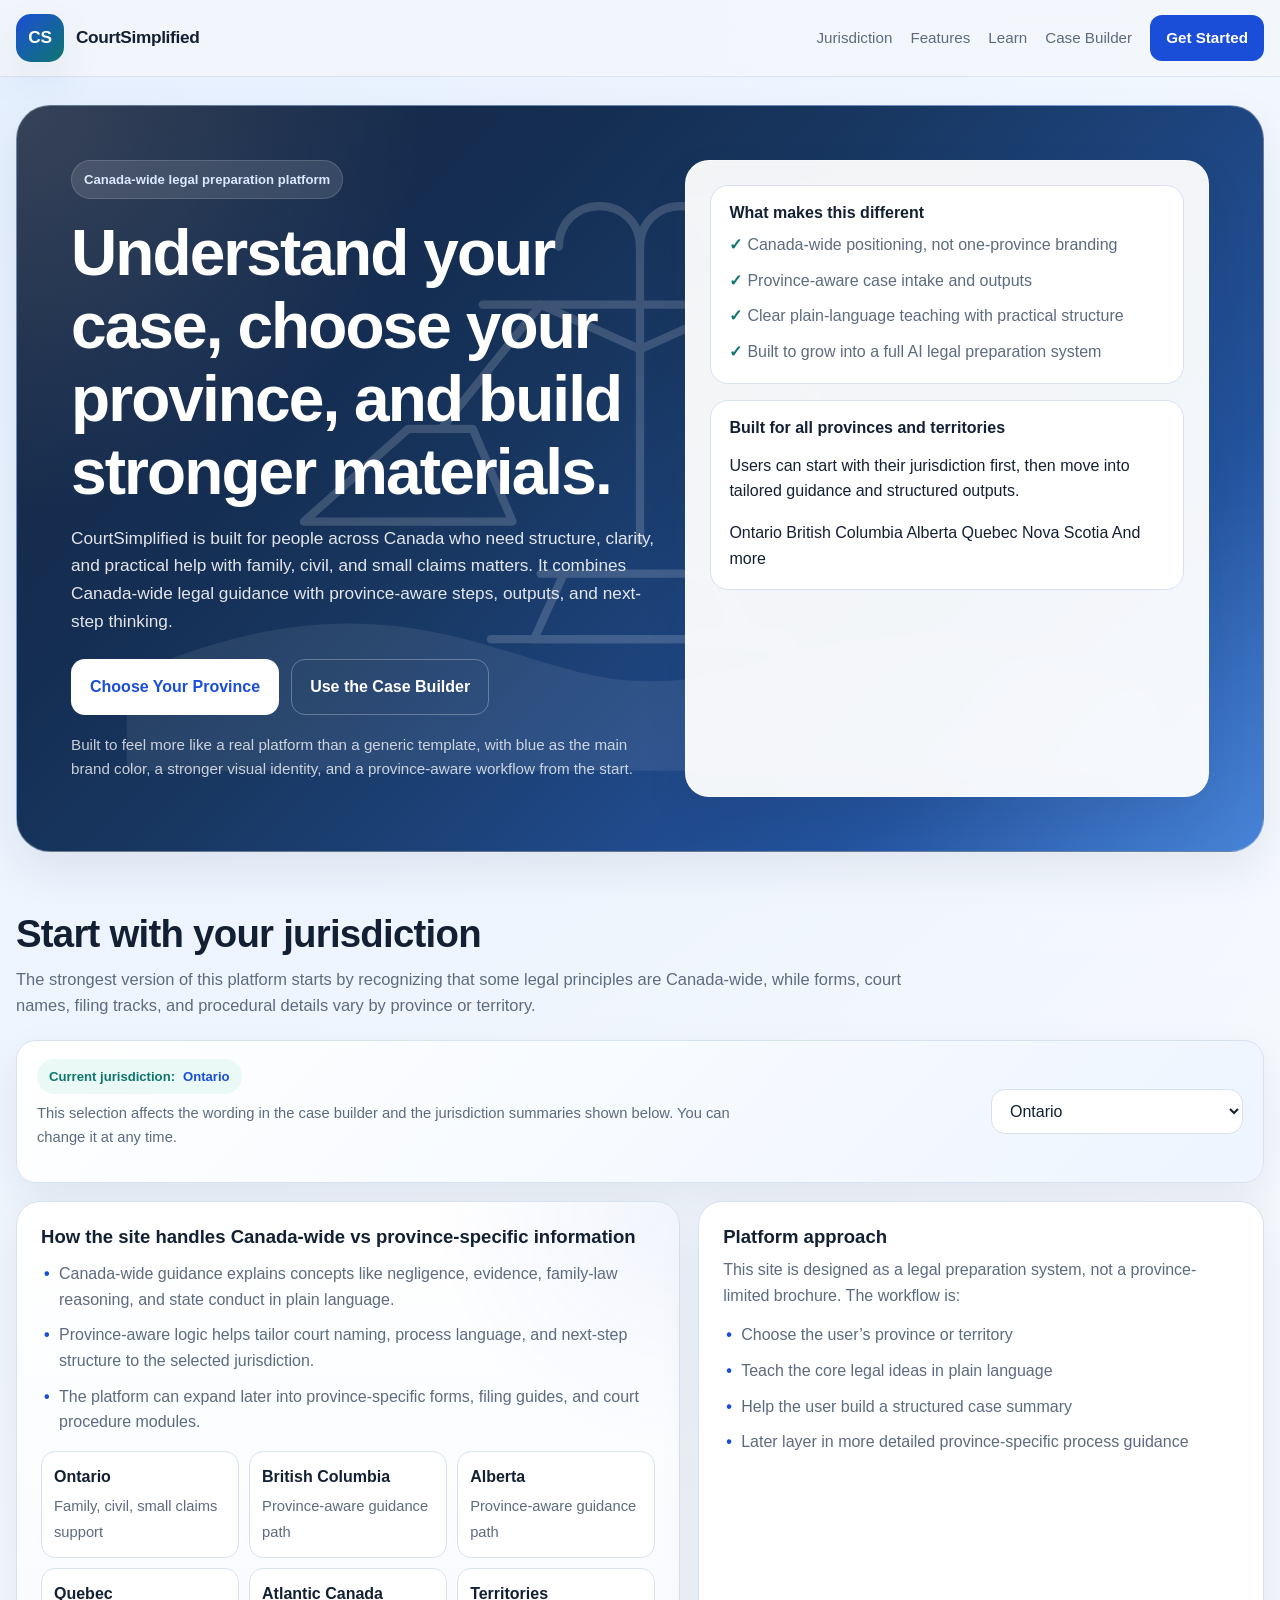
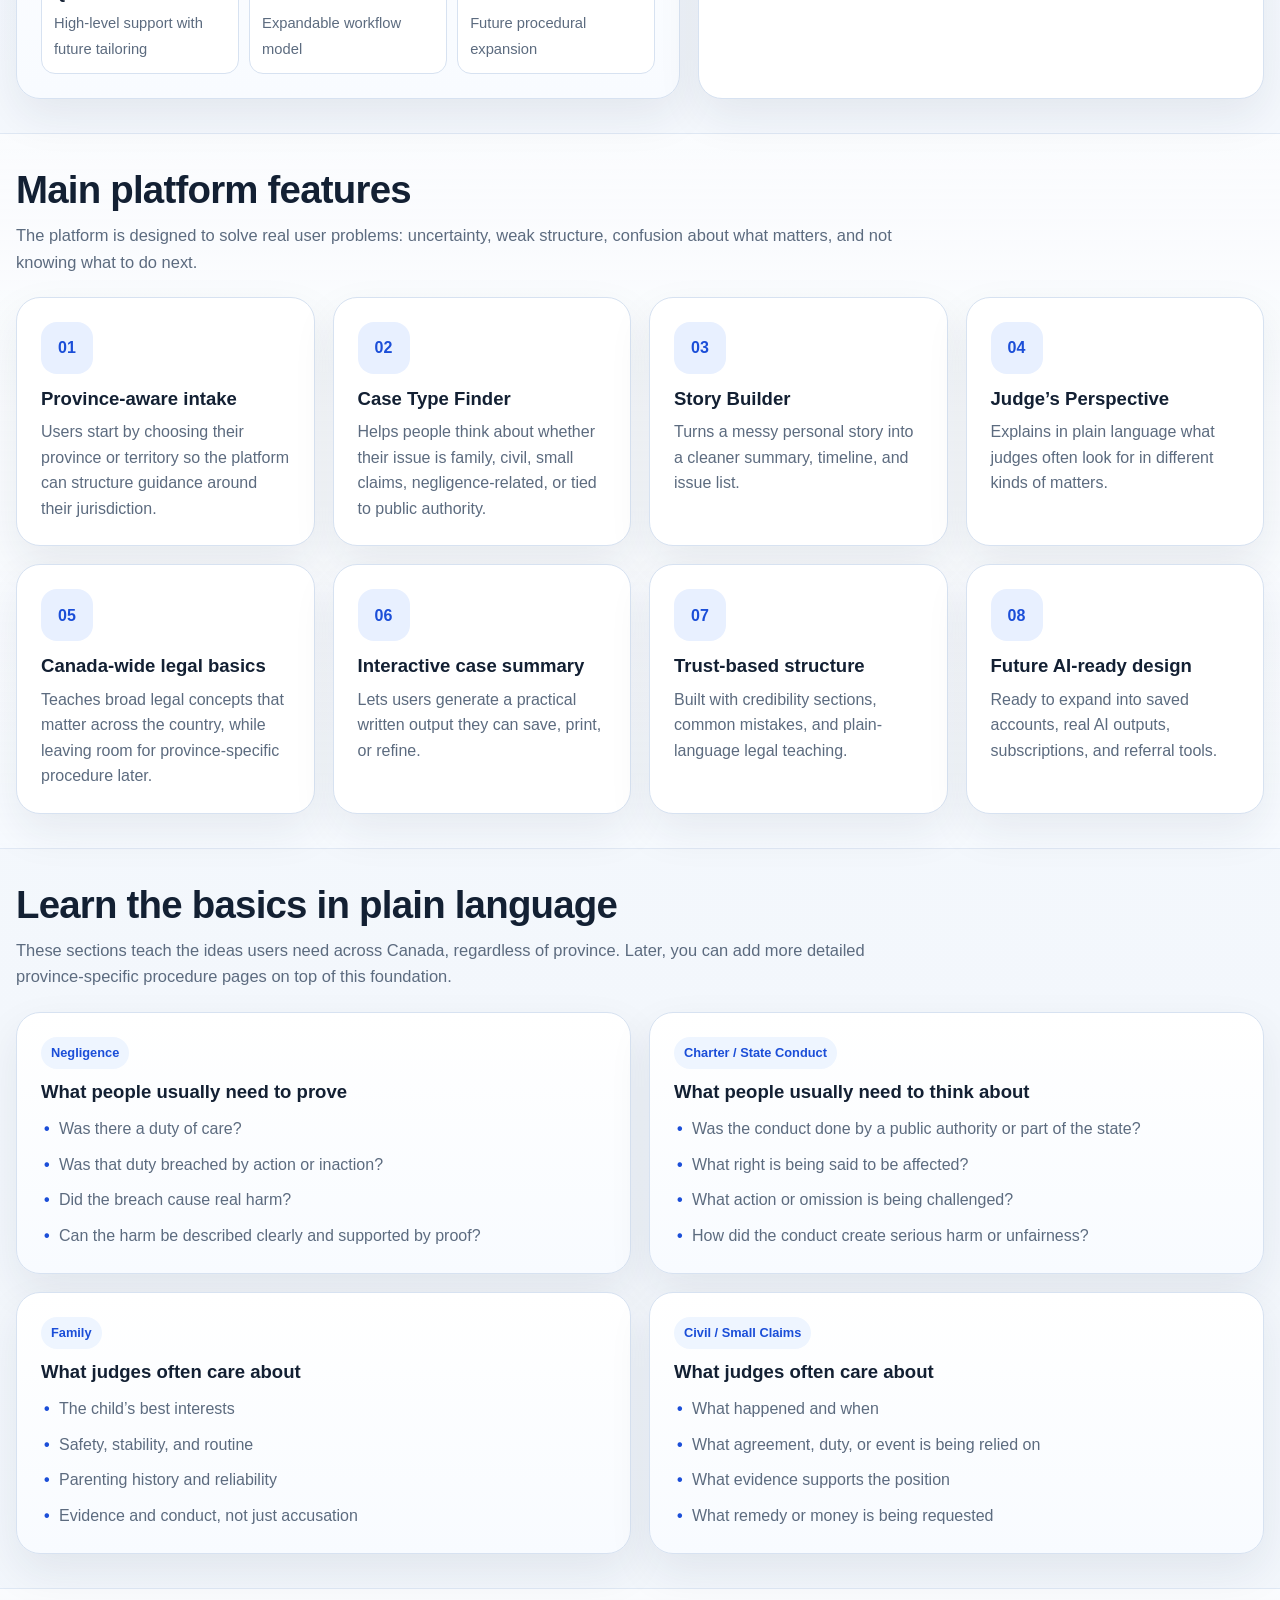
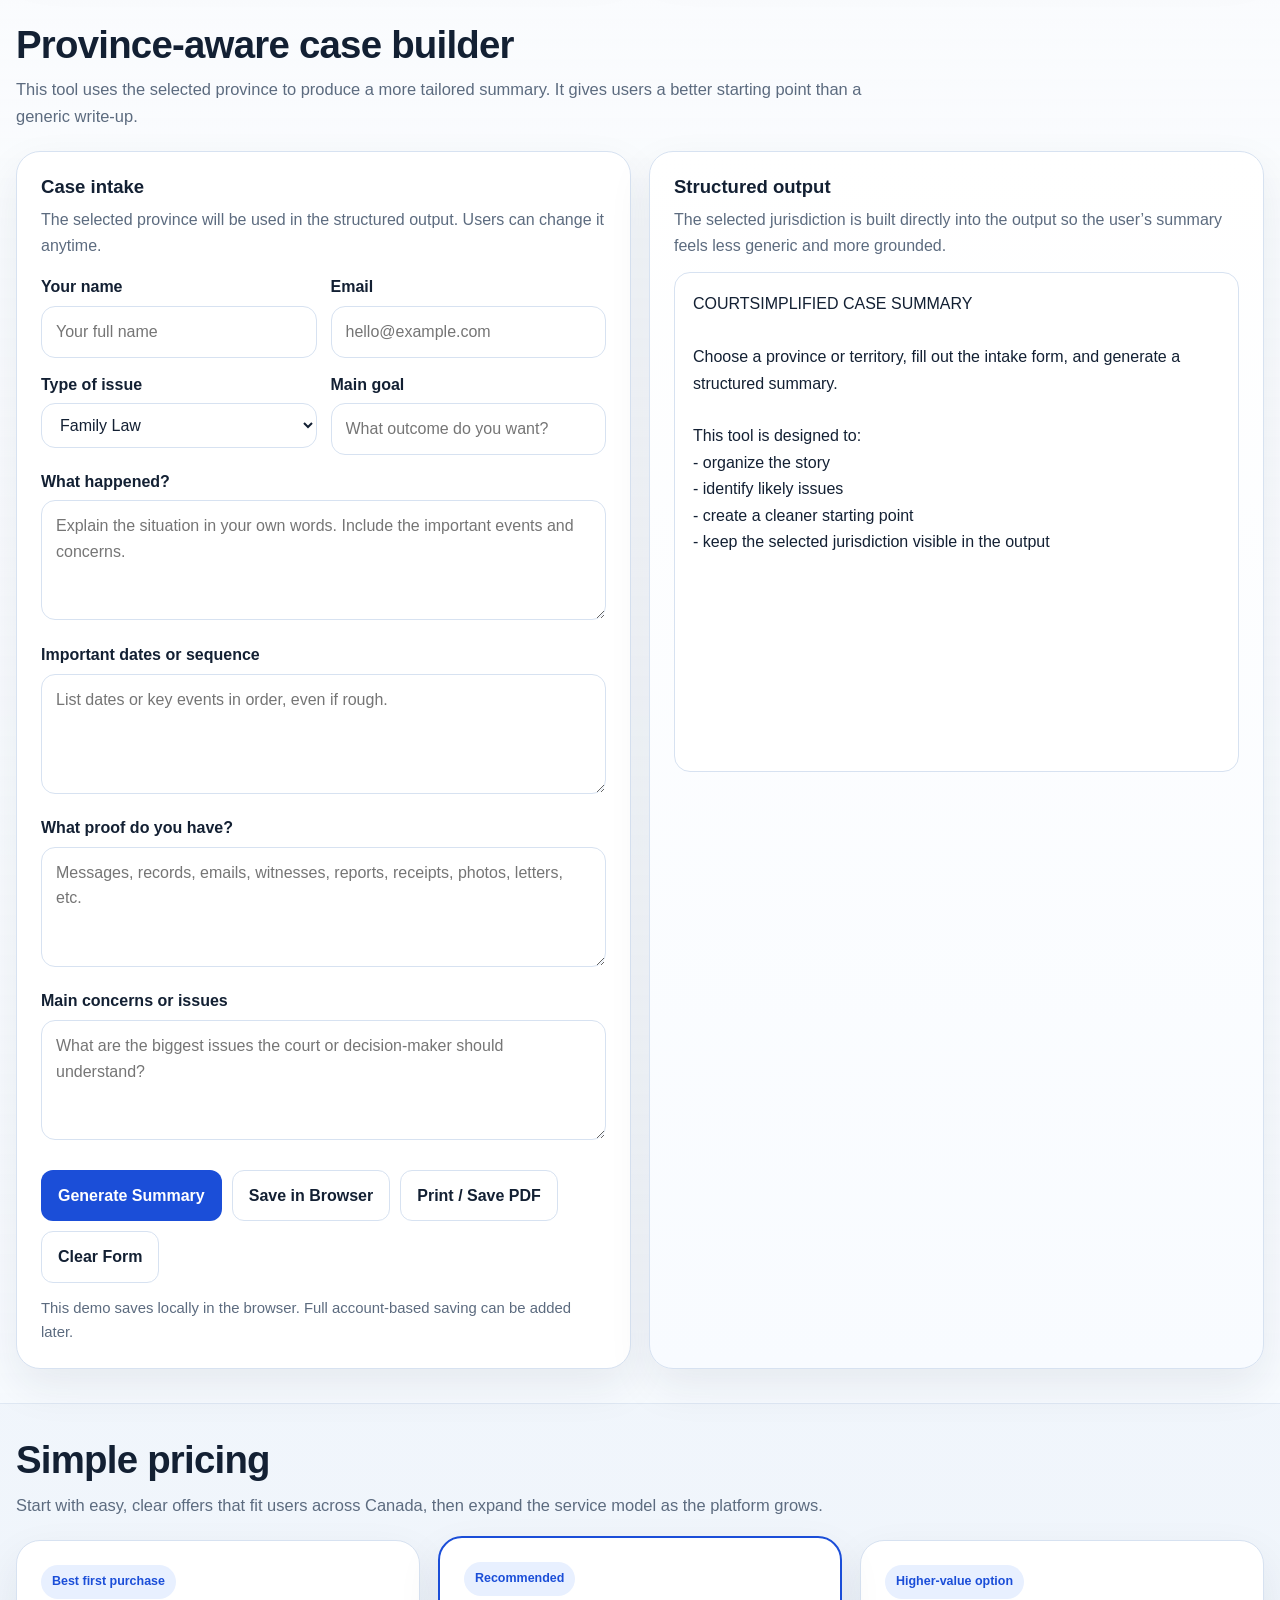
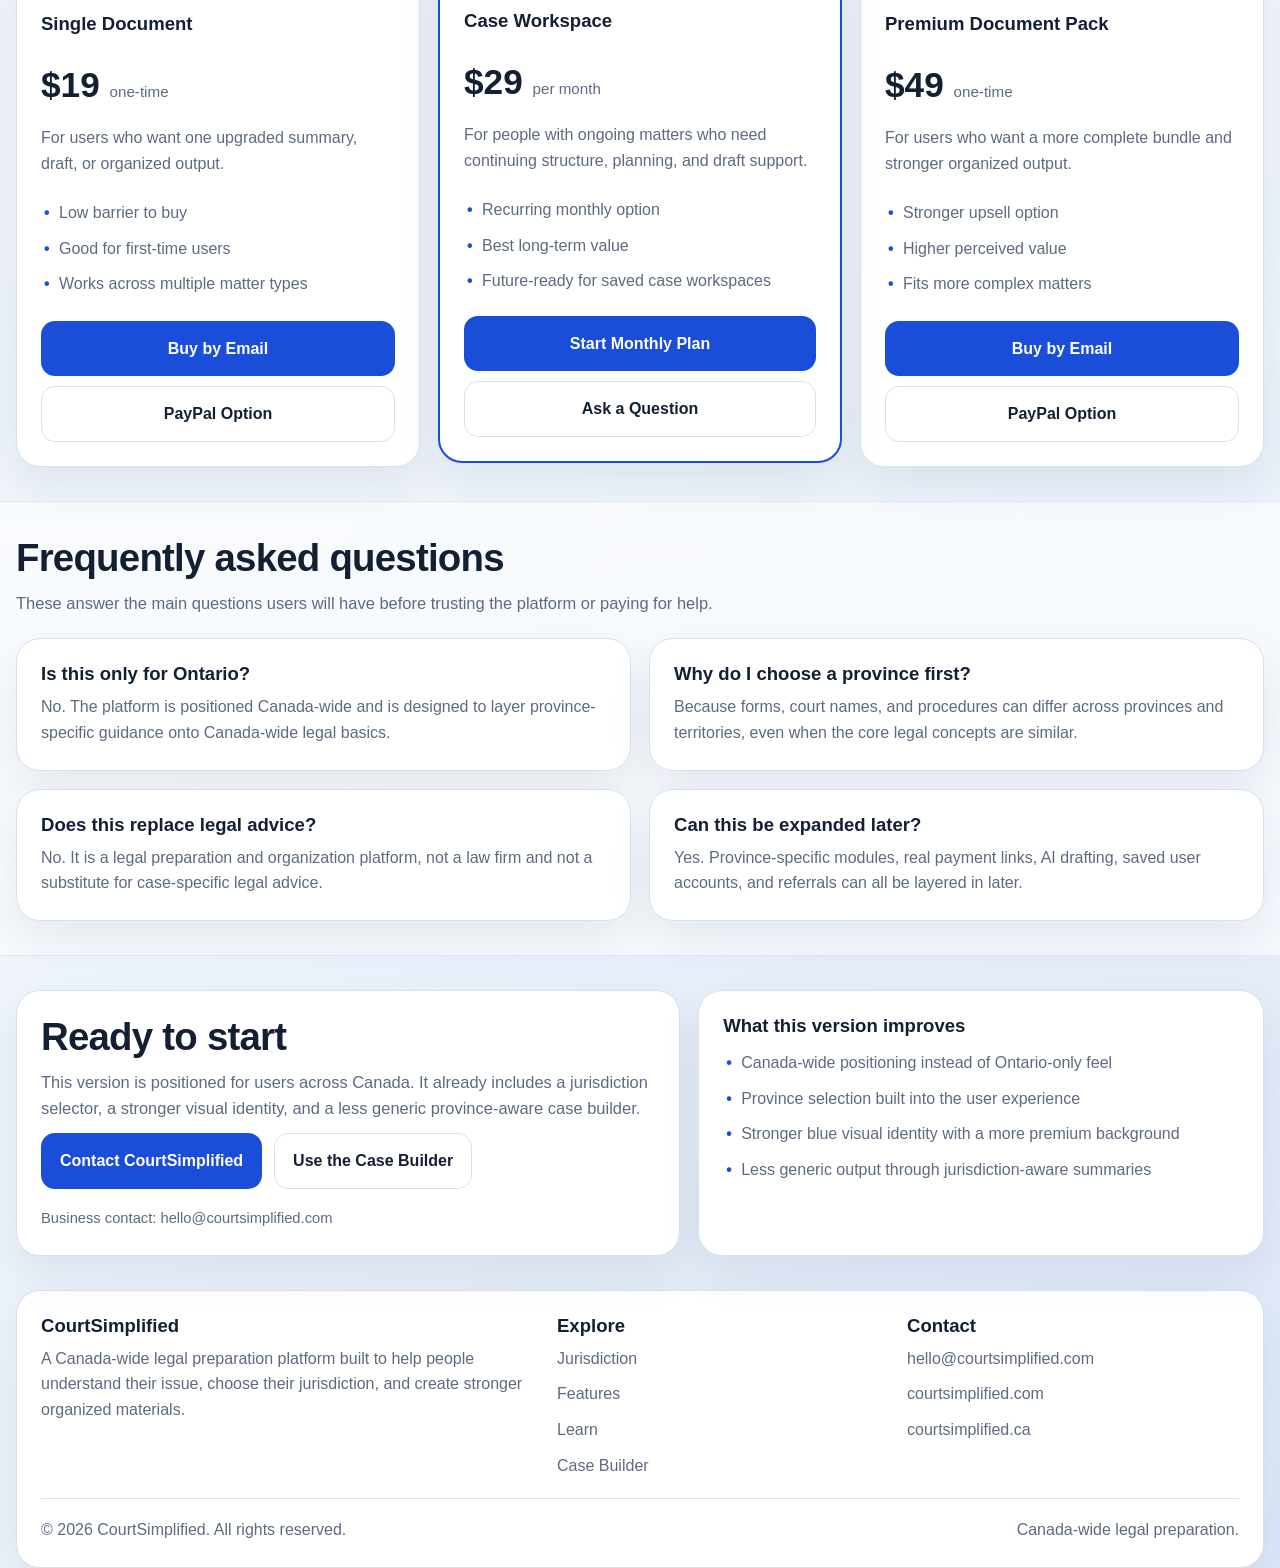
<file: index.html.html>
<!DOCTYPE html>
<html lang="en">
<head>
  <meta charset="UTF-8" />
  <meta name="viewport" content="width=device-width, initial-scale=1.0" />
  <title>CourtSimplified | Canada-Wide Legal Preparation Platform</title>
  <meta name="description" content="CourtSimplified is a Canada-wide legal preparation platform that helps people organize facts, understand key legal issues, and prepare stronger materials for family, civil, and small claims matters." />
  <style>
    :root {
      --bg: #f3f7fc;
      --surface: #ffffff;
      --surface-soft: #f8fbff;
      --text: #132033;
      --muted: #5c6b7f;
      --line: #d7e2f1;
      --primary: #1b4ed8;
      --primary-dark: #143ca8;
      --primary-soft: #e9f1ff;
      --accent: #0f766e;
      --accent-soft: #eaf9f5;
      --gold: #c89f45;
      --hero-a: #0d1b35;
      --hero-b: #183761;
      --hero-c: #23529c;
      --hero-d: #5fa4ff;
      --warning: #fff8e8;
      --success-soft: #edf9f5;
      --shadow: 0 18px 44px rgba(20, 35, 70, 0.08);
      --radius: 24px;
      --radius-sm: 14px;
      --max: 1280px;
    }

    * { box-sizing: border-box; }
    html { scroll-behavior: smooth; }
    body {
      margin: 0;
      font-family: Arial, Helvetica, sans-serif;
      color: var(--text);
      background:
        radial-gradient(circle at top left, rgba(95,164,255,0.12), transparent 26%),
        radial-gradient(circle at bottom right, rgba(27,78,216,0.08), transparent 22%),
        linear-gradient(180deg, #f7faff 0%, #f3f7fc 42%, #eef4fb 100%);
      line-height: 1.6;
    }

    a { color: inherit; text-decoration: none; }
    button, input, select, textarea { font: inherit; }
    .container { width: min(var(--max), calc(100% - 32px)); margin: 0 auto; }

    .topbar {
      position: sticky;
      top: 0;
      z-index: 60;
      backdrop-filter: blur(12px);
      background: rgba(243,247,252,0.9);
      border-bottom: 1px solid rgba(215,226,241,0.9);
    }

    .topbar-inner {
      display: flex;
      align-items: center;
      justify-content: space-between;
      gap: 18px;
      padding: 14px 0;
    }

    .brand {
      display: flex;
      align-items: center;
      gap: 12px;
      font-weight: 800;
      font-size: 1.08rem;
      letter-spacing: -0.02em;
    }

    .brand-mark {
      width: 48px;
      height: 48px;
      border-radius: 15px;
      display: grid;
      place-items: center;
      color: #fff;
      font-weight: 800;
      background: linear-gradient(135deg, var(--primary), var(--accent));
      box-shadow: var(--shadow);
    }

    .nav {
      display: flex;
      flex-wrap: wrap;
      gap: 18px;
      align-items: center;
    }

    .nav a {
      color: var(--muted);
      font-size: 0.95rem;
    }

    .nav a:hover { color: var(--primary); }

    .nav-cta {
      padding: 11px 16px;
      border-radius: 12px;
      background: var(--primary);
      color: #fff !important;
      font-weight: 700;
    }

    .hero { padding: 28px 0 26px; }

    .hero-shell {
      position: relative;
      overflow: hidden;
      border-radius: 34px;
      background:
        radial-gradient(circle at 0% 0%, rgba(255,255,255,0.12), transparent 28%),
        radial-gradient(circle at 100% 100%, rgba(95,164,255,0.16), transparent 24%),
        linear-gradient(135deg, var(--hero-a) 0%, var(--hero-b) 44%, var(--hero-c) 78%, var(--hero-d) 120%);
      border: 1px solid rgba(215,226,241,0.4);
      box-shadow: var(--shadow);
    }

    .hero-shell::before {
      content: "";
      position: absolute;
      inset: 0;
      background-image:
        linear-gradient(135deg, rgba(255,255,255,0.06), transparent 30%),
        url("data:image/svg+xml,%3Csvg xmlns='http://www.w3.org/2000/svg' viewBox='0 0 1600 900'%3E%3Cg opacity='0.16' fill='none' stroke='%23ffffff' stroke-width='10' stroke-linecap='round' stroke-linejoin='round'%3E%3Cpath d='M800 170v355'/%3E%3Cpath d='M610 240h380'/%3E%3Cpath d='M800 170c0-28 21-49 49-49s49 21 49 49'/%3E%3Cpath d='M800 170c0-28-21-49-49-49s-49 21-49 49'/%3E%3Cpath d='M680 240 560 390'/%3E%3Cpath d='M920 240 1040 390'/%3E%3Cpath d='M520 390h78l48 112H394z'/%3E%3Cpath d='M1080 390h-78l-48 112h252z'/%3E%3Cpath d='M680 240 800 294 920 240'/%3E%3Cpath d='M680 565h240'/%3E%3Cpath d='M620 644h360'/%3E%3Cpath d='M708 565l-36 79h256l-36-79'/%3E%3C/g%3E%3Cg opacity='0.08' fill='%23ffffff'%3E%3Cpath d='M180 690c88-41 180-65 268-65 156 0 248 70 360 70 127 0 181-48 325-48 105 0 210 29 287 62v94H180Z'/%3E%3C/g%3E%3C/svg%3E");
      background-size: cover;
      background-position: center;
      pointer-events: none;
    }

    .hero-grid {
      position: relative;
      z-index: 1;
      display: grid;
      grid-template-columns: 1.06fr 0.94fr;
      gap: 24px;
      padding: 54px;
      align-items: stretch;
    }

    .eyebrow {
      display: inline-flex;
      align-items: center;
      gap: 8px;
      padding: 8px 12px;
      border-radius: 999px;
      background: rgba(255,255,255,0.12);
      border: 1px solid rgba(255,255,255,0.14);
      color: #dbe8ff;
      font-size: 0.82rem;
      font-weight: 700;
      margin-bottom: 18px;
    }

    h1,h2,h3,h4,h5 { margin: 0; line-height: 1.14; }

    .hero-copy h1 {
      color: #fff;
      font-size: clamp(2.5rem, 5vw, 5rem);
      letter-spacing: -0.03em;
      margin-bottom: 16px;
      max-width: 760px;
    }

    .hero-copy .lead {
      color: rgba(255,255,255,0.88);
      font-size: 1.08rem;
      margin: 0 0 24px;
      max-width: 720px;
    }

    .hero-actions {
      display: flex;
      gap: 12px;
      flex-wrap: wrap;
      margin-bottom: 18px;
    }

    .btn {
      display: inline-flex;
      align-items: center;
      justify-content: center;
      gap: 8px;
      padding: 14px 18px;
      border-radius: 14px;
      border: 1px solid transparent;
      font-weight: 700;
      transition: 0.2s ease;
      cursor: pointer;
    }

    .btn-primary {
      background: #fff;
      color: var(--primary);
    }

    .btn-primary:hover { background: #edf4ff; }

    .btn-secondary {
      background: transparent;
      color: #fff;
      border-color: rgba(255,255,255,0.28);
    }

    .btn-secondary:hover { background: rgba(255,255,255,0.08); }

    .hero-note {
      color: rgba(255,255,255,0.76);
      font-size: 0.95rem;
      max-width: 720px;
    }

    .hero-panel {
      display: flex;
      flex-direction: column;
      gap: 16px;
      background: rgba(255,255,255,0.95);
      border: 1px solid rgba(255,255,255,0.45);
      border-radius: 24px;
      padding: 24px;
      box-shadow: var(--shadow);
      backdrop-filter: blur(8px);
    }

    .hero-block {
      background: #fff;
      border: 1px solid var(--line);
      border-radius: 18px;
      padding: 18px;
    }

    .hero-block h3 {
      font-size: 1rem;
      margin-bottom: 10px;
    }

    .section { padding: 34px 0; }
    .section-head { max-width: 900px; margin-bottom: 22px; }
    .section-head h2 {
      font-size: clamp(1.8rem, 3vw, 3rem);
      margin-bottom: 10px;
      letter-spacing: -0.02em;
    }

    .section-head p {
      margin: 0;
      color: var(--muted);
      font-size: 1.03rem;
    }

    .soft-band {
      background: linear-gradient(180deg, rgba(255,255,255,0.58), rgba(248,251,255,0.86));
      border-top: 1px solid rgba(215,226,241,0.75);
      border-bottom: 1px solid rgba(215,226,241,0.75);
    }

    .grid-2,.grid-3,.grid-4,.pricing-grid,.faq-grid,.footer-grid,.launch-grid,.tool-layout,.province-cards {
      display: grid;
      gap: 18px;
    }

    .grid-2 { grid-template-columns: repeat(2, 1fr); }
    .grid-3 { grid-template-columns: repeat(3, 1fr); }
    .grid-4 { grid-template-columns: repeat(4, 1fr); }
    .pricing-grid { grid-template-columns: repeat(3, 1fr); }
    .faq-grid { grid-template-columns: repeat(2, 1fr); }
    .launch-grid { grid-template-columns: 1.08fr 0.92fr; }
    .footer-grid { grid-template-columns: 1.2fr 0.8fr 0.8fr; }
    .tool-layout { grid-template-columns: 1fr 1fr; }
    .province-cards { grid-template-columns: 1.08fr 0.92fr; }

    .card,.pricing-card,.faq-card,.notice,.contact-box,.footer-card,.tool-shell,.output-box,.map-card {
      background: var(--surface);
      border: 1px solid var(--line);
      border-radius: var(--radius);
      box-shadow: var(--shadow);
      padding: 24px;
    }

    .card h3,.pricing-card h3,.faq-card h3,.notice h3,.contact-box h3,.footer-card h3,.tool-shell h3,.output-box h3,.map-card h3 {
      font-size: 1.16rem;
      margin-bottom: 10px;
    }

    .card p,.pricing-card p,.faq-card p,.notice p,.contact-box p,.footer-card p,.tool-shell p,.output-box p,.map-card p {
      margin: 0;
      color: var(--muted);
    }

    .icon {
      width: 52px;
      height: 52px;
      border-radius: 16px;
      display: grid;
      place-items: center;
      background: #e8f0ff;
      color: var(--primary);
      font-weight: 700;
      margin-bottom: 14px;
    }

    .mini-label {
      display: inline-block;
      padding: 6px 10px;
      border-radius: 999px;
      background: #eef5ff;
      color: var(--primary);
      font-size: 0.8rem;
      font-weight: 700;
      margin-bottom: 12px;
    }

    .status-chip {
      display: inline-flex;
      align-items: center;
      gap: 8px;
      padding: 7px 12px;
      border-radius: 999px;
      background: var(--accent-soft);
      color: var(--accent);
      font-size: 0.82rem;
      font-weight: 700;
    }

    .checklist,.bullet-list,.pricing-list,.footer-links,.province-list {
      list-style: none;
      padding: 0;
      margin: 0;
      display: grid;
      gap: 10px;
    }

    .checklist li,.bullet-list li,.pricing-list li,.province-list li {
      position: relative;
      padding-left: 18px;
      color: var(--muted);
    }

    .checklist li::before {
      content: "✓";
      position: absolute;
      left: 0;
      color: var(--accent);
      font-weight: 700;
    }

    .bullet-list li::before,.pricing-list li::before,.province-list li::before {
      content: "•";
      position: absolute;
      left: 3px;
      color: var(--primary);
      font-weight: 700;
    }

    .education-box {
      background: linear-gradient(180deg, #ffffff, #f8fbff);
    }

    .province-banner {
      display: flex;
      align-items: center;
      justify-content: space-between;
      gap: 16px;
      flex-wrap: wrap;
      padding: 18px 20px;
      background: linear-gradient(135deg, #ffffff, #eef5ff);
      border: 1px solid var(--line);
      border-radius: 20px;
      box-shadow: var(--shadow);
    }

    .province-banner strong {
      color: var(--primary);
    }

    .province-selector {
      display: flex;
      gap: 10px;
      flex-wrap: wrap;
      align-items: center;
    }

    select, input[type="text"], input[type="email"], textarea {
      width: 100%;
      padding: 12px 14px;
      border: 1px solid var(--line);
      border-radius: 14px;
      background: white;
      color: var(--text);
    }

    textarea { min-height: 120px; resize: vertical; }

    .province-select {
      min-width: 240px;
      background: white;
    }

    .map-card {
      background:
        radial-gradient(circle at top right, rgba(27,78,216,0.06), transparent 30%),
        linear-gradient(180deg, #ffffff, #f8fbff);
    }

    .province-grid {
      display: grid;
      grid-template-columns: repeat(3, minmax(0,1fr));
      gap: 10px;
      margin-top: 16px;
    }

    .province-tile {
      border: 1px solid var(--line);
      border-radius: 14px;
      padding: 12px;
      background: #fff;
    }

    .province-tile strong {
      display: block;
      color: var(--text);
      margin-bottom: 4px;
    }

    .province-tile span {
      color: var(--muted);
      font-size: 0.92rem;
    }

    .tool-layout {
      align-items: start;
    }

    .form-grid { display: grid; gap: 14px; }
    .form-row { display: grid; grid-template-columns: 1fr 1fr; gap: 14px; }

    label {
      display: block;
      font-weight: 700;
      margin-bottom: 6px;
      color: var(--text);
    }

    .tool-buttons {
      display: flex;
      gap: 10px;
      flex-wrap: wrap;
      margin-top: 8px;
    }

    .tool-btn {
      display: inline-flex;
      align-items: center;
      justify-content: center;
      padding: 12px 16px;
      border-radius: 12px;
      font-weight: 700;
      cursor: pointer;
      border: 1px solid transparent;
      transition: 0.2s ease;
    }

    .tool-btn.primary {
      background: var(--primary);
      color: #fff;
    }

    .tool-btn.primary:hover { background: var(--primary-dark); }

    .tool-btn.secondary {
      background: #fff;
      color: var(--text);
      border-color: var(--line);
    }

    .tool-btn.secondary:hover { background: #f8fbff; }

    .output-box {
      min-height: 100%;
      background: linear-gradient(180deg, #ffffff, #f8fbff);
    }

    .output-panel {
      white-space: pre-wrap;
      line-height: 1.65;
      color: var(--text);
      background: #fff;
      border: 1px solid var(--line);
      border-radius: 16px;
      padding: 18px;
      min-height: 500px;
      margin-top: 14px;
    }

    .saved-note {
      margin-top: 10px;
      color: var(--muted);
      font-size: 0.93rem;
    }

    .pricing-card {
      display: flex;
      flex-direction: column;
      gap: 10px;
    }

    .pricing-card.featured {
      border: 2px solid var(--primary);
      transform: translateY(-4px);
    }

    .badge {
      display: inline-block;
      align-self: flex-start;
      padding: 7px 11px;
      border-radius: 999px;
      background: #e8f0ff;
      color: var(--primary);
      font-size: 0.78rem;
      font-weight: 700;
      margin-bottom: 4px;
    }

    .price {
      font-size: 2.2rem;
      font-weight: 700;
      margin: 2px 0;
    }

    .price small {
      font-size: 0.95rem;
      font-weight: 400;
      color: var(--muted);
    }

    .pricing-actions {
      display: grid;
      gap: 10px;
      margin-top: auto;
      padding-top: 12px;
    }

    .pay-btn {
      display: inline-flex;
      align-items: center;
      justify-content: center;
      padding: 14px 18px;
      border-radius: 14px;
      font-weight: 700;
      border: 1px solid transparent;
      transition: 0.2s ease;
    }

    .pay-btn.primary {
      background: var(--primary);
      color: white;
    }

    .pay-btn.primary:hover { background: var(--primary-dark); }

    .pay-btn.secondary {
      background: white;
      color: var(--text);
      border-color: var(--line);
    }

    .pay-btn.secondary:hover { background: #f8fbff; }

    .notice {
      background: var(--warning);
      border-color: #ead18c;
    }

    .footer-links a { color: var(--muted); }
    .footer-links a:hover { color: var(--primary); }

    .footer-bottom {
      margin-top: 20px;
      padding-top: 18px;
      border-top: 1px solid var(--line);
      display: flex;
      justify-content: space-between;
      gap: 16px;
      flex-wrap: wrap;
    }

    .footer-bottom p { margin: 0; color: var(--muted); }
    .tiny { font-size: 0.92rem; color: var(--muted); }

    @media (max-width: 1080px) {
      .hero-grid,
      .grid-3,
      .grid-4,
      .pricing-grid,
      .faq-grid,
      .launch-grid,
      .footer-grid,
      .tool-layout,
      .province-cards,
      .province-grid {
        grid-template-columns: 1fr 1fr;
      }

      .hero-grid { grid-template-columns: 1fr; }
      .province-grid { grid-template-columns: 1fr 1fr; }
    }

    @media (max-width: 760px) {
      .topbar-inner {
        flex-direction: column;
        align-items: flex-start;
      }

      .nav { gap: 12px; }

      .hero-grid,
      .grid-2,
      .grid-3,
      .grid-4,
      .pricing-grid,
      .faq-grid,
      .launch-grid,
      .footer-grid,
      .tool-layout,
      .province-cards,
      .province-grid,
      .form-row {
        grid-template-columns: 1fr;
      }

      .hero-grid { padding: 28px 20px; }
      .card,.pricing-card,.faq-card,.notice,.contact-box,.footer-card,.tool-shell,.output-box,.map-card,.hero-panel { padding: 20px; }
      .province-banner { align-items: flex-start; }
    }
  </style>
</head>
<body>
  <header class="topbar">
    <div class="container topbar-inner">
      <a href="#top" class="brand">
        <span class="brand-mark">CS</span>
        <span>CourtSimplified</span>
      </a>
      <nav class="nav">
        <a href="#jurisdiction">Jurisdiction</a>
        <a href="#features">Features</a>
        <a href="#learn">Learn</a>
        <a href="#tool">Case Builder</a>
        <a href="#contact" class="nav-cta">Get Started</a>
      </nav>
    </div>
  </header>

  <main id="top">
    <section class="hero">
      <div class="container hero-shell">
        <div class="hero-grid">
          <div class="hero-copy">
            <div class="eyebrow">Canada-wide legal preparation platform</div>
            <h1>Understand your case, choose your province, and build stronger materials.</h1>
            <p class="lead">
              CourtSimplified is built for people across Canada who need structure, clarity, and practical help with family, civil, and small claims matters. It combines Canada-wide legal guidance with province-aware steps, outputs, and next-step thinking.
            </p>
            <div class="hero-actions">
              <a href="#jurisdiction" class="btn btn-primary">Choose Your Province</a>
              <a href="#tool" class="btn btn-secondary">Use the Case Builder</a>
            </div>
            <p class="hero-note">
              Built to feel more like a real platform than a generic template, with blue as the main brand color, a stronger visual identity, and a province-aware workflow from the start.
            </p>
          </div>

          <aside class="hero-panel">
            <div class="hero-block">
              <h3>What makes this different</h3>
              <ul class="checklist">
                <li>Canada-wide positioning, not one-province branding</li>
                <li>Province-aware case intake and outputs</li>
                <li>Clear plain-language teaching with practical structure</li>
                <li>Built to grow into a full AI legal preparation system</li>
              </ul>
            </div>
            <div class="hero-block province-pick">
              <h3>Built for all provinces and territories</h3>
              <p>Users can start with their jurisdiction first, then move into tailored guidance and structured outputs.</p>
              <div class="province-pill-row">
                <span class="province-pill">Ontario</span>
                <span class="province-pill">British Columbia</span>
                <span class="province-pill">Alberta</span>
                <span class="province-pill">Quebec</span>
                <span class="province-pill">Nova Scotia</span>
                <span class="province-pill">And more</span>
              </div>
            </div>
          </aside>
        </div>
      </div>
    </section>

    <section class="section" id="jurisdiction">
      <div class="container">
        <div class="section-head">
          <h2>Start with your jurisdiction</h2>
          <p>
            The strongest version of this platform starts by recognizing that some legal principles are Canada-wide, while forms, court names, filing tracks, and procedural details vary by province or territory.
          </p>
        </div>

        <div class="province-banner">
          <div>
            <div class="status-chip">Current jurisdiction: <strong id="selectedProvinceLabel">Ontario</strong></div>
            <p class="tiny" style="margin-top:8px; max-width:720px;">This selection affects the wording in the case builder and the jurisdiction summaries shown below. You can change it at any time.</p>
          </div>
          <div class="province-selector">
            <select id="provinceSelect" class="province-select">
              <option>Ontario</option>
              <option>British Columbia</option>
              <option>Alberta</option>
              <option>Saskatchewan</option>
              <option>Manitoba</option>
              <option>Quebec</option>
              <option>New Brunswick</option>
              <option>Nova Scotia</option>
              <option>Prince Edward Island</option>
              <option>Newfoundland and Labrador</option>
              <option>Yukon</option>
              <option>Northwest Territories</option>
              <option>Nunavut</option>
            </select>
          </div>
        </div>

        <div class="province-cards" style="margin-top:18px;">
          <article class="map-card">
            <h3>How the site handles Canada-wide vs province-specific information</h3>
            <ul class="province-list" style="margin-top:14px;">
              <li>Canada-wide guidance explains concepts like negligence, evidence, family-law reasoning, and state conduct in plain language.</li>
              <li>Province-aware logic helps tailor court naming, process language, and next-step structure to the selected jurisdiction.</li>
              <li>The platform can expand later into province-specific forms, filing guides, and court procedure modules.</li>
            </ul>

            <div class="province-grid">
              <div class="province-tile"><strong>Ontario</strong><span>Family, civil, small claims support</span></div>
              <div class="province-tile"><strong>British Columbia</strong><span>Province-aware guidance path</span></div>
              <div class="province-tile"><strong>Alberta</strong><span>Province-aware guidance path</span></div>
              <div class="province-tile"><strong>Quebec</strong><span>High-level support with future tailoring</span></div>
              <div class="province-tile"><strong>Atlantic Canada</strong><span>Expandable workflow model</span></div>
              <div class="province-tile"><strong>Territories</strong><span>Future procedural expansion</span></div>
            </div>
          </article>

          <article class="card">
            <h3>Platform approach</h3>
            <p>This site is designed as a legal preparation system, not a province-limited brochure. The workflow is:</p>
            <ul class="bullet-list" style="margin-top:14px;">
              <li>Choose the user’s province or territory</li>
              <li>Teach the core legal ideas in plain language</li>
              <li>Help the user build a structured case summary</li>
              <li>Later layer in more detailed province-specific process guidance</li>
            </ul>
          </article>
        </div>
      </div>
    </section>

    <section class="section soft-band" id="features">
      <div class="container">
        <div class="section-head">
          <h2>Main platform features</h2>
          <p>
            The platform is designed to solve real user problems: uncertainty, weak structure, confusion about what matters, and not knowing what to do next.
          </p>
        </div>
        <div class="grid-4">
          <article class="card">
            <div class="icon">01</div>
            <h3>Province-aware intake</h3>
            <p>Users start by choosing their province or territory so the platform can structure guidance around their jurisdiction.</p>
          </article>
          <article class="card">
            <div class="icon">02</div>
            <h3>Case Type Finder</h3>
            <p>Helps people think about whether their issue is family, civil, small claims, negligence-related, or tied to public authority.</p>
          </article>
          <article class="card">
            <div class="icon">03</div>
            <h3>Story Builder</h3>
            <p>Turns a messy personal story into a cleaner summary, timeline, and issue list.</p>
          </article>
          <article class="card">
            <div class="icon">04</div>
            <h3>Judge’s Perspective</h3>
            <p>Explains in plain language what judges often look for in different kinds of matters.</p>
          </article>
          <article class="card">
            <div class="icon">05</div>
            <h3>Canada-wide legal basics</h3>
            <p>Teaches broad legal concepts that matter across the country, while leaving room for province-specific procedure later.</p>
          </article>
          <article class="card">
            <div class="icon">06</div>
            <h3>Interactive case summary</h3>
            <p>Lets users generate a practical written output they can save, print, or refine.</p>
          </article>
          <article class="card">
            <div class="icon">07</div>
            <h3>Trust-based structure</h3>
            <p>Built with credibility sections, common mistakes, and plain-language legal teaching.</p>
          </article>
          <article class="card">
            <div class="icon">08</div>
            <h3>Future AI-ready design</h3>
            <p>Ready to expand into saved accounts, real AI outputs, subscriptions, and referral tools.</p>
          </article>
        </div>
      </div>
    </section>

    <section class="section" id="learn">
      <div class="container">
        <div class="section-head">
          <h2>Learn the basics in plain language</h2>
          <p>
            These sections teach the ideas users need across Canada, regardless of province. Later, you can add more detailed province-specific procedure pages on top of this foundation.
          </p>
        </div>
        <div class="grid-2">
          <article class="card education-box">
            <span class="mini-label">Negligence</span>
            <h3>What people usually need to prove</h3>
            <ul class="bullet-list" style="margin-top:14px;">
              <li>Was there a duty of care?</li>
              <li>Was that duty breached by action or inaction?</li>
              <li>Did the breach cause real harm?</li>
              <li>Can the harm be described clearly and supported by proof?</li>
            </ul>
          </article>

          <article class="card education-box">
            <span class="mini-label">Charter / State Conduct</span>
            <h3>What people usually need to think about</h3>
            <ul class="bullet-list" style="margin-top:14px;">
              <li>Was the conduct done by a public authority or part of the state?</li>
              <li>What right is being said to be affected?</li>
              <li>What action or omission is being challenged?</li>
              <li>How did the conduct create serious harm or unfairness?</li>
            </ul>
          </article>

          <article class="card education-box">
            <span class="mini-label">Family</span>
            <h3>What judges often care about</h3>
            <ul class="bullet-list" style="margin-top:14px;">
              <li>The child’s best interests</li>
              <li>Safety, stability, and routine</li>
              <li>Parenting history and reliability</li>
              <li>Evidence and conduct, not just accusation</li>
            </ul>
          </article>

          <article class="card education-box">
            <span class="mini-label">Civil / Small Claims</span>
            <h3>What judges often care about</h3>
            <ul class="bullet-list" style="margin-top:14px;">
              <li>What happened and when</li>
              <li>What agreement, duty, or event is being relied on</li>
              <li>What evidence supports the position</li>
              <li>What remedy or money is being requested</li>
            </ul>
          </article>
        </div>
      </div>
    </section>

    <section class="section soft-band" id="tool">
      <div class="container">
        <div class="section-head">
          <h2>Province-aware case builder</h2>
          <p>
            This tool uses the selected province to produce a more tailored summary. It gives users a better starting point than a generic write-up.
          </p>
        </div>

        <div class="tool-layout">
          <section class="tool-shell">
            <h3>Case intake</h3>
            <p>The selected province will be used in the structured output. Users can change it anytime.</p>

            <div class="form-grid" style="margin-top:16px;">
              <div class="form-row">
                <div>
                  <label for="name">Your name</label>
                  <input id="name" type="text" placeholder="Your full name" />
                </div>
                <div>
                  <label for="email">Email</label>
                  <input id="email" type="email" placeholder="hello@example.com" />
                </div>
              </div>

              <div class="form-row">
                <div>
                  <label for="caseType">Type of issue</label>
                  <select id="caseType">
                    <option value="Family Law">Family Law</option>
                    <option value="Civil Matter">Civil Matter</option>
                    <option value="Small Claims">Small Claims</option>
                    <option value="Negligence">Negligence</option>
                    <option value="State Conduct / Charter">State Conduct / Charter</option>
                    <option value="Not Sure Yet">Not Sure Yet</option>
                  </select>
                </div>
                <div>
                  <label for="goal">Main goal</label>
                  <input id="goal" type="text" placeholder="What outcome do you want?" />
                </div>
              </div>

              <div>
                <label for="story">What happened?</label>
                <textarea id="story" placeholder="Explain the situation in your own words. Include the important events and concerns."></textarea>
              </div>

              <div>
                <label for="timeline">Important dates or sequence</label>
                <textarea id="timeline" placeholder="List dates or key events in order, even if rough."></textarea>
              </div>

              <div>
                <label for="evidence">What proof do you have?</label>
                <textarea id="evidence" placeholder="Messages, records, emails, witnesses, reports, receipts, photos, letters, etc."></textarea>
              </div>

              <div>
                <label for="concerns">Main concerns or issues</label>
                <textarea id="concerns" placeholder="What are the biggest issues the court or decision-maker should understand?"></textarea>
              </div>

              <div class="tool-buttons">
                <button class="tool-btn primary" id="generateSummaryBtn">Generate Summary</button>
                <button class="tool-btn secondary" id="saveSummaryBtn">Save in Browser</button>
                <button class="tool-btn secondary" id="printSummaryBtn">Print / Save PDF</button>
                <button class="tool-btn secondary" id="clearSummaryBtn">Clear Form</button>
              </div>

              <p class="saved-note">This demo saves locally in the browser. Full account-based saving can be added later.</p>
            </div>
          </section>

          <section class="output-box">
            <h3>Structured output</h3>
            <p>The selected jurisdiction is built directly into the output so the user’s summary feels less generic and more grounded.</p>
            <div id="summaryOutput" class="output-panel">COURTSIMPLIFIED CASE SUMMARY

Choose a province or territory, fill out the intake form, and generate a structured summary.

This tool is designed to:
- organize the story
- identify likely issues
- create a cleaner starting point
- keep the selected jurisdiction visible in the output</div>
          </section>
        </div>
      </div>
    </section>

    <section class="section" id="pricing">
      <div class="container">
        <div class="section-head">
          <h2>Simple pricing</h2>
          <p>
            Start with easy, clear offers that fit users across Canada, then expand the service model as the platform grows.
          </p>
        </div>
        <div class="pricing-grid">
          <article class="pricing-card card">
            <span class="badge">Best first purchase</span>
            <h3>Single Document</h3>
            <div class="price">$19 <small>one-time</small></div>
            <p>For users who want one upgraded summary, draft, or organized output.</p>
            <ul class="pricing-list" style="margin-top:14px;">
              <li>Low barrier to buy</li>
              <li>Good for first-time users</li>
              <li>Works across multiple matter types</li>
            </ul>
            <div class="pricing-actions">
              <a class="pay-btn primary" href="mailto:hello@courtsimplified.com?subject=Single%20Document%20Purchase%20Inquiry">Buy by Email</a>
              <a class="pay-btn secondary" href="mailto:hello@courtsimplified.com?subject=PayPal%20Single%20Document%20Inquiry">PayPal Option</a>
            </div>
          </article>

          <article class="pricing-card card featured">
            <span class="badge">Recommended</span>
            <h3>Case Workspace</h3>
            <div class="price">$29 <small>per month</small></div>
            <p>For people with ongoing matters who need continuing structure, planning, and draft support.</p>
            <ul class="pricing-list" style="margin-top:14px;">
              <li>Recurring monthly option</li>
              <li>Best long-term value</li>
              <li>Future-ready for saved case workspaces</li>
            </ul>
            <div class="pricing-actions">
              <a class="pay-btn primary" href="mailto:hello@courtsimplified.com?subject=Case%20Workspace%20Inquiry">Start Monthly Plan</a>
              <a class="pay-btn secondary" href="#contact">Ask a Question</a>
            </div>
          </article>

          <article class="pricing-card card">
            <span class="badge">Higher-value option</span>
            <h3>Premium Document Pack</h3>
            <div class="price">$49 <small>one-time</small></div>
            <p>For users who want a more complete bundle and stronger organized output.</p>
            <ul class="pricing-list" style="margin-top:14px;">
              <li>Stronger upsell option</li>
              <li>Higher perceived value</li>
              <li>Fits more complex matters</li>
            </ul>
            <div class="pricing-actions">
              <a class="pay-btn primary" href="mailto:hello@courtsimplified.com?subject=Premium%20Document%20Pack%20Inquiry">Buy by Email</a>
              <a class="pay-btn secondary" href="mailto:hello@courtsimplified.com?subject=PayPal%20Premium%20Document%20Pack%20Inquiry">PayPal Option</a>
            </div>
          </article>
        </div>
      </div>
    </section>

    <section class="section soft-band" id="faq">
      <div class="container">
        <div class="section-head">
          <h2>Frequently asked questions</h2>
          <p>
            These answer the main questions users will have before trusting the platform or paying for help.
          </p>
        </div>
        <div class="faq-grid">
          <article class="faq-card">
            <h3>Is this only for Ontario?</h3>
            <p>No. The platform is positioned Canada-wide and is designed to layer province-specific guidance onto Canada-wide legal basics.</p>
          </article>
          <article class="faq-card">
            <h3>Why do I choose a province first?</h3>
            <p>Because forms, court names, and procedures can differ across provinces and territories, even when the core legal concepts are similar.</p>
          </article>
          <article class="faq-card">
            <h3>Does this replace legal advice?</h3>
            <p>No. It is a legal preparation and organization platform, not a law firm and not a substitute for case-specific legal advice.</p>
          </article>
          <article class="faq-card">
            <h3>Can this be expanded later?</h3>
            <p>Yes. Province-specific modules, real payment links, AI drafting, saved user accounts, and referrals can all be layered in later.</p>
          </article>
        </div>
      </div>
    </section>

    <section class="section" id="contact">
      <div class="container launch-grid">
        <div class="contact-box">
          <div class="section-head" style="margin-bottom:12px;">
            <h2>Ready to start</h2>
            <p>
              This version is positioned for users across Canada. It already includes a jurisdiction selector, a stronger visual identity, and a less generic province-aware case builder.
            </p>
          </div>
          <div class="hero-actions">
            <a href="mailto:hello@courtsimplified.com?subject=I%20want%20help%20with%20my%20case" class="btn" style="background: var(--primary); color: #fff;">Contact CourtSimplified</a>
            <a href="#tool" class="btn" style="background:#fff;color:var(--text);border:1px solid var(--line);">Use the Case Builder</a>
          </div>
          <p class="tiny">Business contact: hello@courtsimplified.com</p>
        </div>

        <div class="contact-box">
          <h3>What this version improves</h3>
          <ul class="bullet-list" style="margin-top:14px;">
            <li>Canada-wide positioning instead of Ontario-only feel</li>
            <li>Province selection built into the user experience</li>
            <li>Stronger blue visual identity with a more premium background</li>
            <li>Less generic output through jurisdiction-aware summaries</li>
          </ul>
        </div>
      </div>
    </section>
  </main>

  <footer>
    <div class="container footer-card">
      <div class="footer-grid">
        <div>
          <h3>CourtSimplified</h3>
          <p>
            A Canada-wide legal preparation platform built to help people understand their issue, choose their jurisdiction, and create stronger organized materials.
          </p>
        </div>
        <div>
          <h3>Explore</h3>
          <ul class="footer-links">
            <li><a href="#jurisdiction">Jurisdiction</a></li>
            <li><a href="#features">Features</a></li>
            <li><a href="#learn">Learn</a></li>
            <li><a href="#tool">Case Builder</a></li>
          </ul>
        </div>
        <div>
          <h3>Contact</h3>
          <ul class="footer-links">
            <li><a href="mailto:hello@courtsimplified.com">hello@courtsimplified.com</a></li>
            <li><a href="https://courtsimplified.com">courtsimplified.com</a></li>
            <li><a href="https://courtsimplified.ca">courtsimplified.ca</a></li>
          </ul>
        </div>
      </div>
      <div class="footer-bottom">
        <p>© 2026 CourtSimplified. All rights reserved.</p>
        <p>Canada-wide legal preparation.</p>
      </div>
    </div>
  </footer>

  <script>
    const provinceSelect = document.getElementById('provinceSelect');
    const selectedProvinceLabel = document.getElementById('selectedProvinceLabel');

    const fields = {
      name: document.getElementById('name'),
      email: document.getElementById('email'),
      caseType: document.getElementById('caseType'),
      goal: document.getElementById('goal'),
      story: document.getElementById('story'),
      timeline: document.getElementById('timeline'),
      evidence: document.getElementById('evidence'),
      concerns: document.getElementById('concerns')
    };

    const output = document.getElementById('summaryOutput');

    function updateProvinceLabel() {
      selectedProvinceLabel.textContent = provinceSelect.value;
    }

    function getIssuePrompts(type) {
      const map = {
        'Family Law': 'Possible focus areas: the child’s best interests, parenting stability, safety concerns, reliability, and evidence of current conditions.',
        'Civil Matter': 'Possible focus areas: what happened, what duty or agreement existed, what evidence supports the facts, and what remedy is being requested.',
        'Small Claims': 'Possible focus areas: clear chronology, money claimed, supporting proof, and a simple explanation of why the claim should succeed.',
        'Negligence': 'Possible focus areas: duty of care, breach, causation, and damages. The facts should show how the conduct caused the harm.',
        'State Conduct / Charter': 'Possible focus areas: public authority conduct, rights affected, what action or omission is being challenged, and the impact of that conduct.',
        'Not Sure Yet': 'Possible focus areas: identifying the legal category first, clarifying the timeline, and separating key facts from background detail.'
      };
      return map[type] || map['Not Sure Yet'];
    }

    function getProvinceNote(province, type) {
      const generic = `Jurisdiction selected: ${province}. The platform should treat this as the working province for next-step guidance and procedure-aware organization.`;
      if (type === 'Small Claims') {
        return `${generic} Small claims procedures and court naming can vary by province, so this selection helps the summary stay grounded.`;
      }
      if (type === 'Family Law') {
        return `${generic} Family-law procedure and form pathways can differ by province, even when core best-interests reasoning overlaps.`;
      }
      return generic;
    }

    function buildSummary() {
      const province = provinceSelect.value;
      const name = fields.name.value.trim() || 'Not provided';
      const email = fields.email.value.trim() || 'Not provided';
      const caseType = fields.caseType.value.trim() || 'Not Sure Yet';
      const goal = fields.goal.value.trim() || 'No main goal entered yet.';
      const story = fields.story.value.trim() || 'No story entered yet.';
      const timeline = fields.timeline.value.trim() || 'No timeline entered yet.';
      const evidence = fields.evidence.value.trim() || 'No evidence listed yet.';
      const concerns = fields.concerns.value.trim() || 'No main concerns listed yet.';

      const summary = `COURTSIMPLIFIED CASE SUMMARY

Jurisdiction:
${province}

Client Name:
${name}

Email:
${email}

Issue Type:
${caseType}

Main Goal:
${goal}

1. OVERVIEW OF THE SITUATION
${story}

2. IMPORTANT TIMELINE OR SEQUENCE
${timeline}

3. AVAILABLE EVIDENCE OR SUPPORTING MATERIAL
${evidence}

4. MAIN CONCERNS OR ISSUES TO ADDRESS
${concerns}

5. PRACTICAL LEGAL FOCUS
${getIssuePrompts(caseType)}

6. JURISDICTION NOTE
${getProvinceNote(province, caseType)}

7. SUGGESTED NEXT STEPS
- Review the timeline and remove anything not directly relevant.
- Separate facts from conclusions and keep the facts clear.
- Organize evidence so each major point can be supported.
- Clarify what document or next step is actually needed.
- Consider whether province-specific legal advice is needed for strategy or filing.

8. COURTSIMPLIFIED NOTE
This summary is designed to help organize the case into a more useful structure. It is a preparation and drafting aid, not legal advice.`;

      output.textContent = summary;
      return summary;
    }

    provinceSelect.addEventListener('change', function() {
      updateProvinceLabel();
      localStorage.setItem('courtsimplified_selected_province', provinceSelect.value);
    });

    document.getElementById('generateSummaryBtn').addEventListener('click', function() {
      buildSummary();
    });

    document.getElementById('saveSummaryBtn').addEventListener('click', function() {
      const payload = {
        province: provinceSelect.value,
        name: fields.name.value,
        email: fields.email.value,
        caseType: fields.caseType.value,
        goal: fields.goal.value,
        story: fields.story.value,
        timeline: fields.timeline.value,
        evidence: fields.evidence.value,
        concerns: fields.concerns.value,
        summary: buildSummary()
      };
      localStorage.setItem('courtsimplified_case_data', JSON.stringify(payload));
      alert('Saved in this browser.');
    });

    document.getElementById('printSummaryBtn').addEventListener('click', function() {
      buildSummary();
      window.print();
    });

    document.getElementById('clearSummaryBtn').addEventListener('click', function() {
      Object.values(fields).forEach(field => {
        if (field.tagName === 'SELECT') field.selectedIndex = 0; else field.value = '';
      });
      output.textContent = `COURTSIMPLIFIED CASE SUMMARY

Choose a province or territory, fill out the intake form, and generate a structured summary.

This tool is designed to:
- organize the story
- identify likely issues
- create a cleaner starting point
- keep the selected jurisdiction visible in the output`;
      localStorage.removeItem('courtsimplified_case_data');
    });

    window.addEventListener('DOMContentLoaded', function() {
      const savedProvince = localStorage.getItem('courtsimplified_selected_province');
      if (savedProvince) provinceSelect.value = savedProvince;
      updateProvinceLabel();

      const saved = localStorage.getItem('courtsimplified_case_data');
      if (!saved) return;
      try {
        const data = JSON.parse(saved);
        if (data.province) provinceSelect.value = data.province;
        updateProvinceLabel();
        fields.name.value = data.name || '';
        fields.email.value = data.email || '';
        fields.caseType.value = data.caseType || 'Family Law';
        fields.goal.value = data.goal || '';
        fields.story.value = data.story || '';
        fields.timeline.value = data.timeline || '';
        fields.evidence.value = data.evidence || '';
        fields.concerns.value = data.concerns || '';
        output.textContent = data.summary || output.textContent;
      } catch (e) {
        console.error('Could not load saved case data.', e);
      }
    });
  </script>
</body>
</html>
</file>
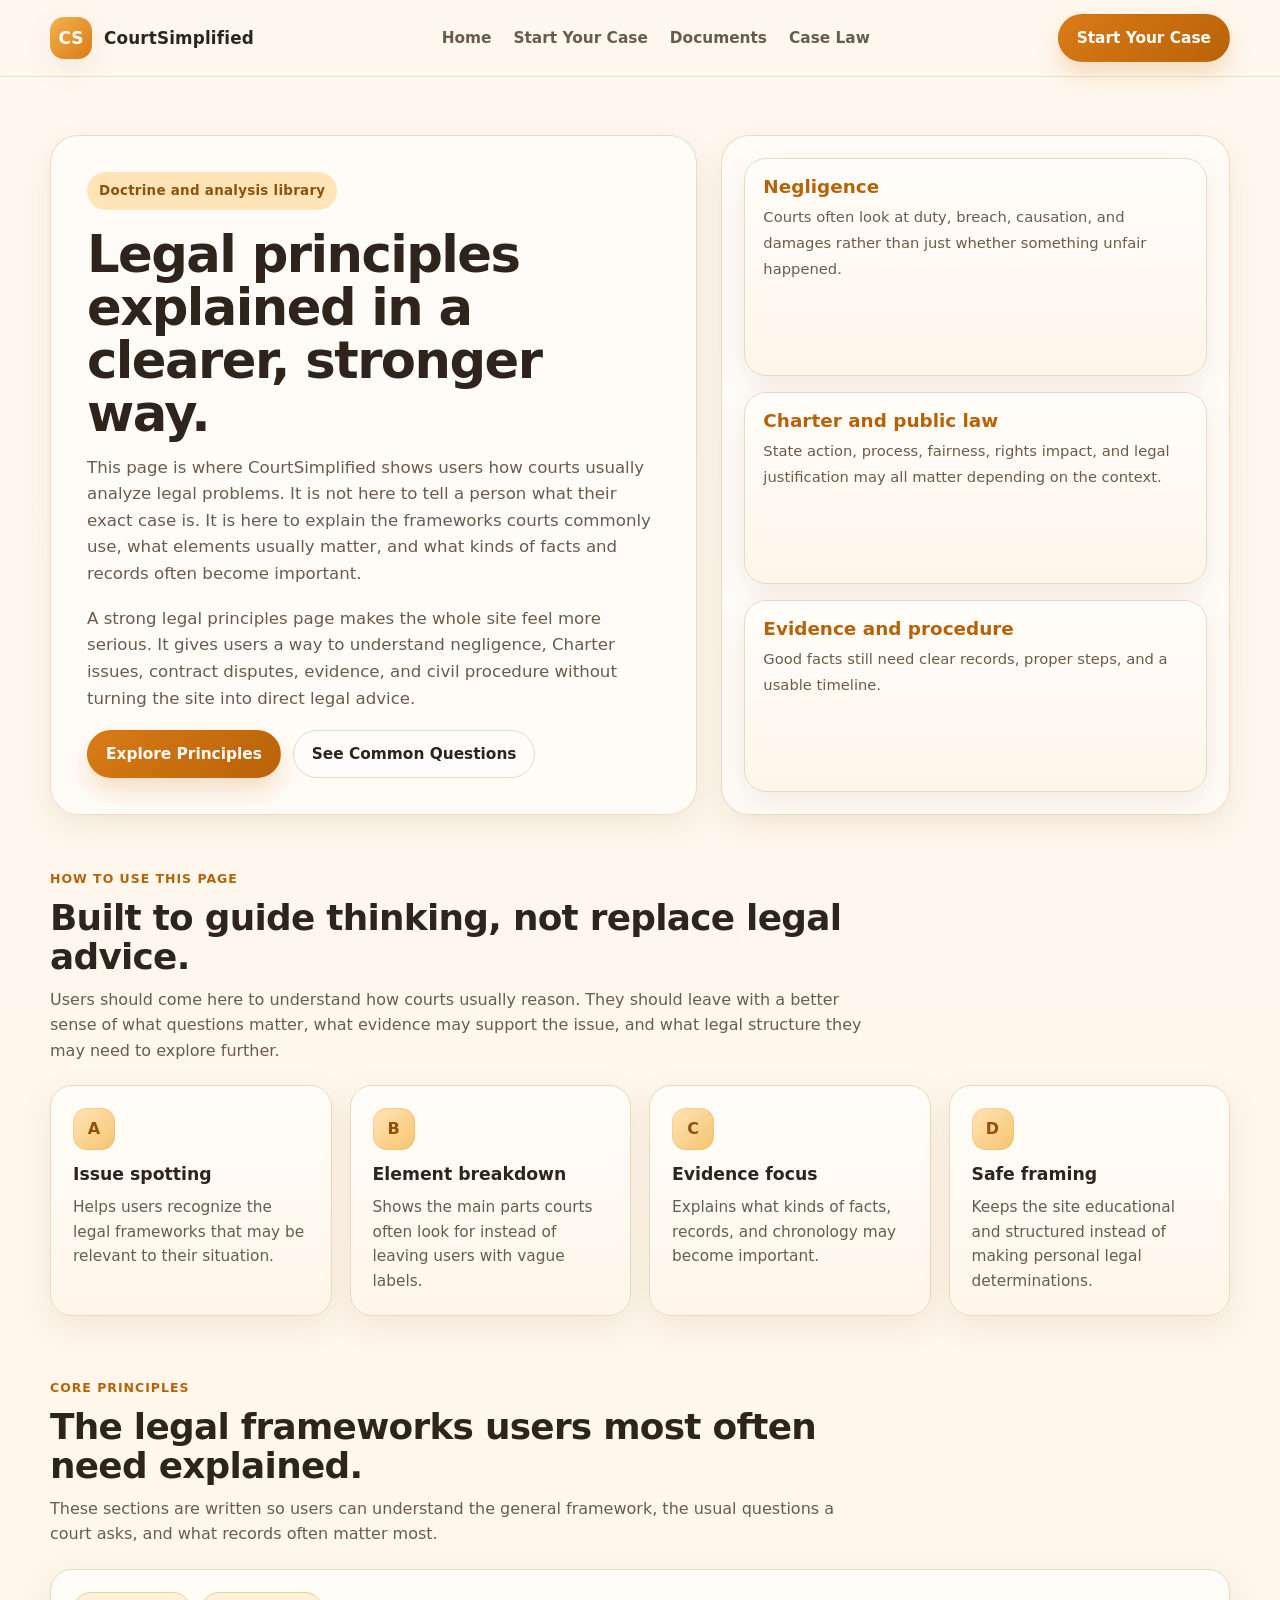
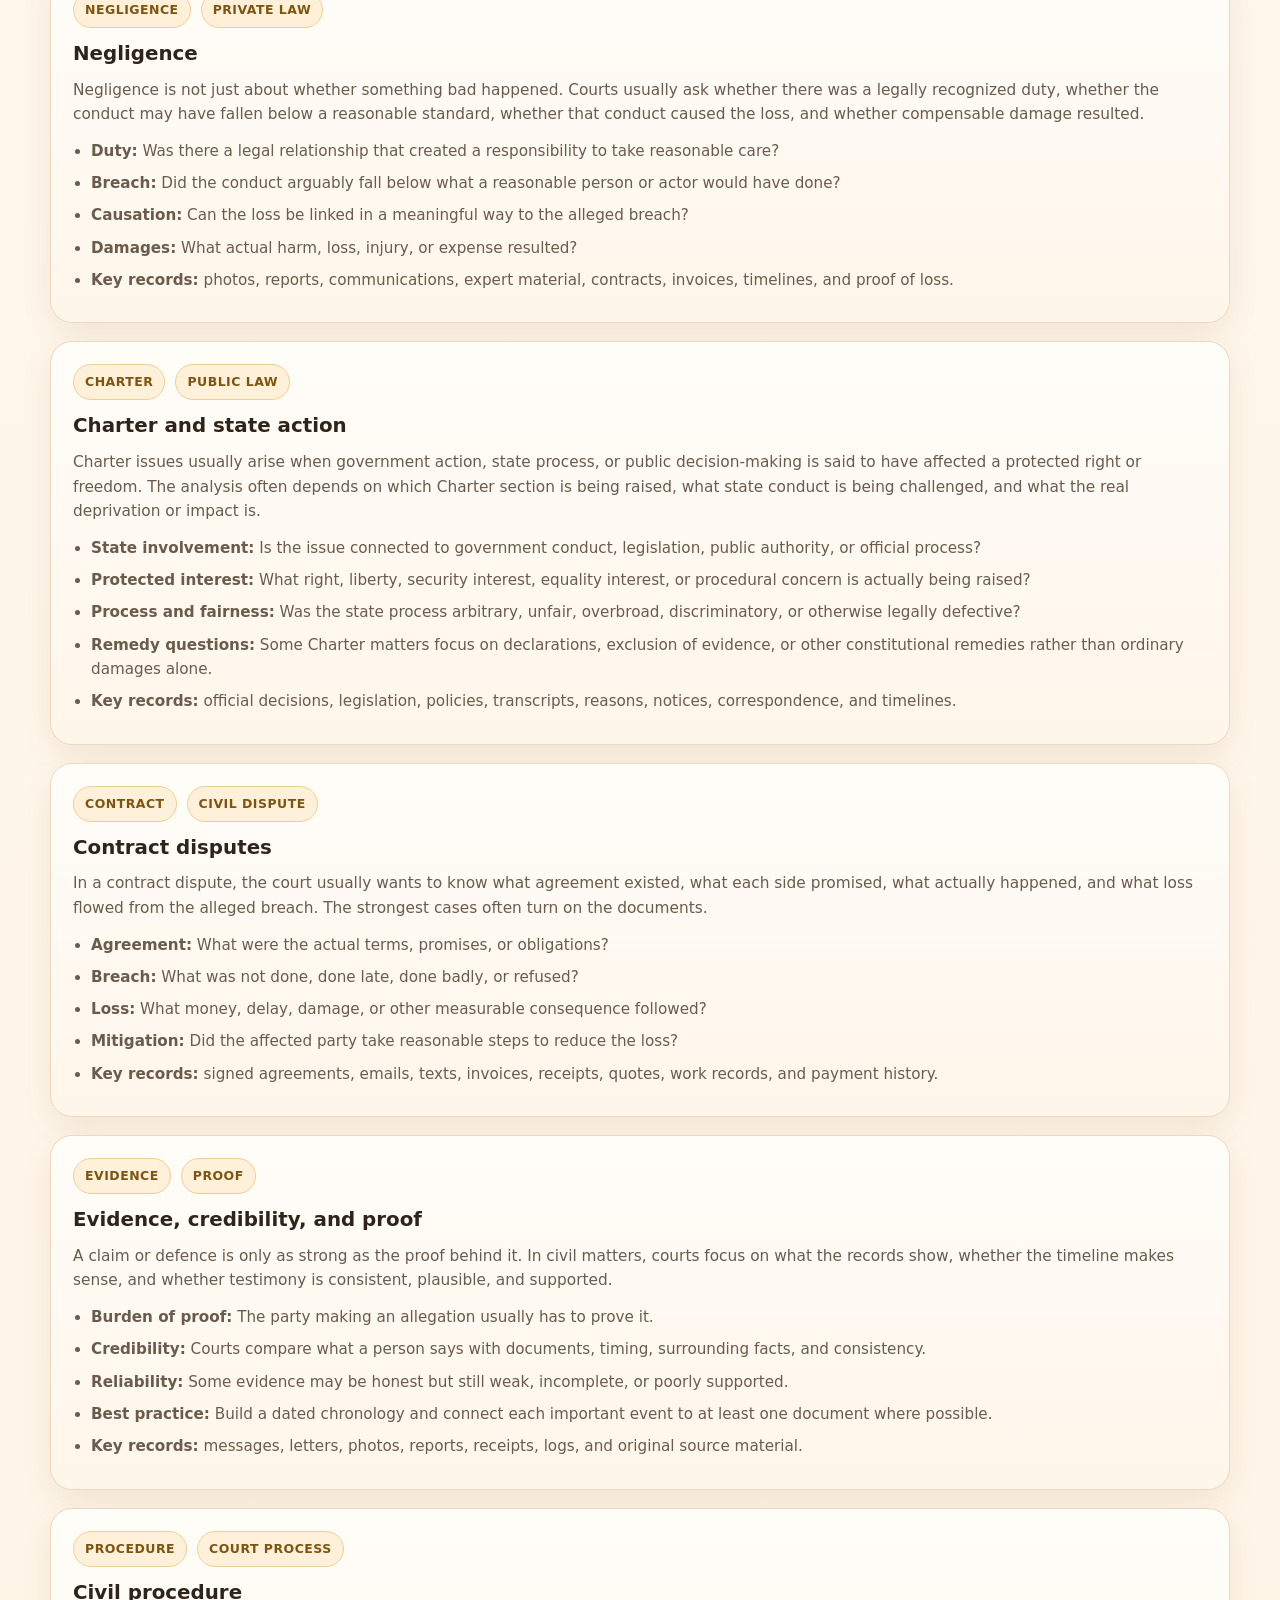
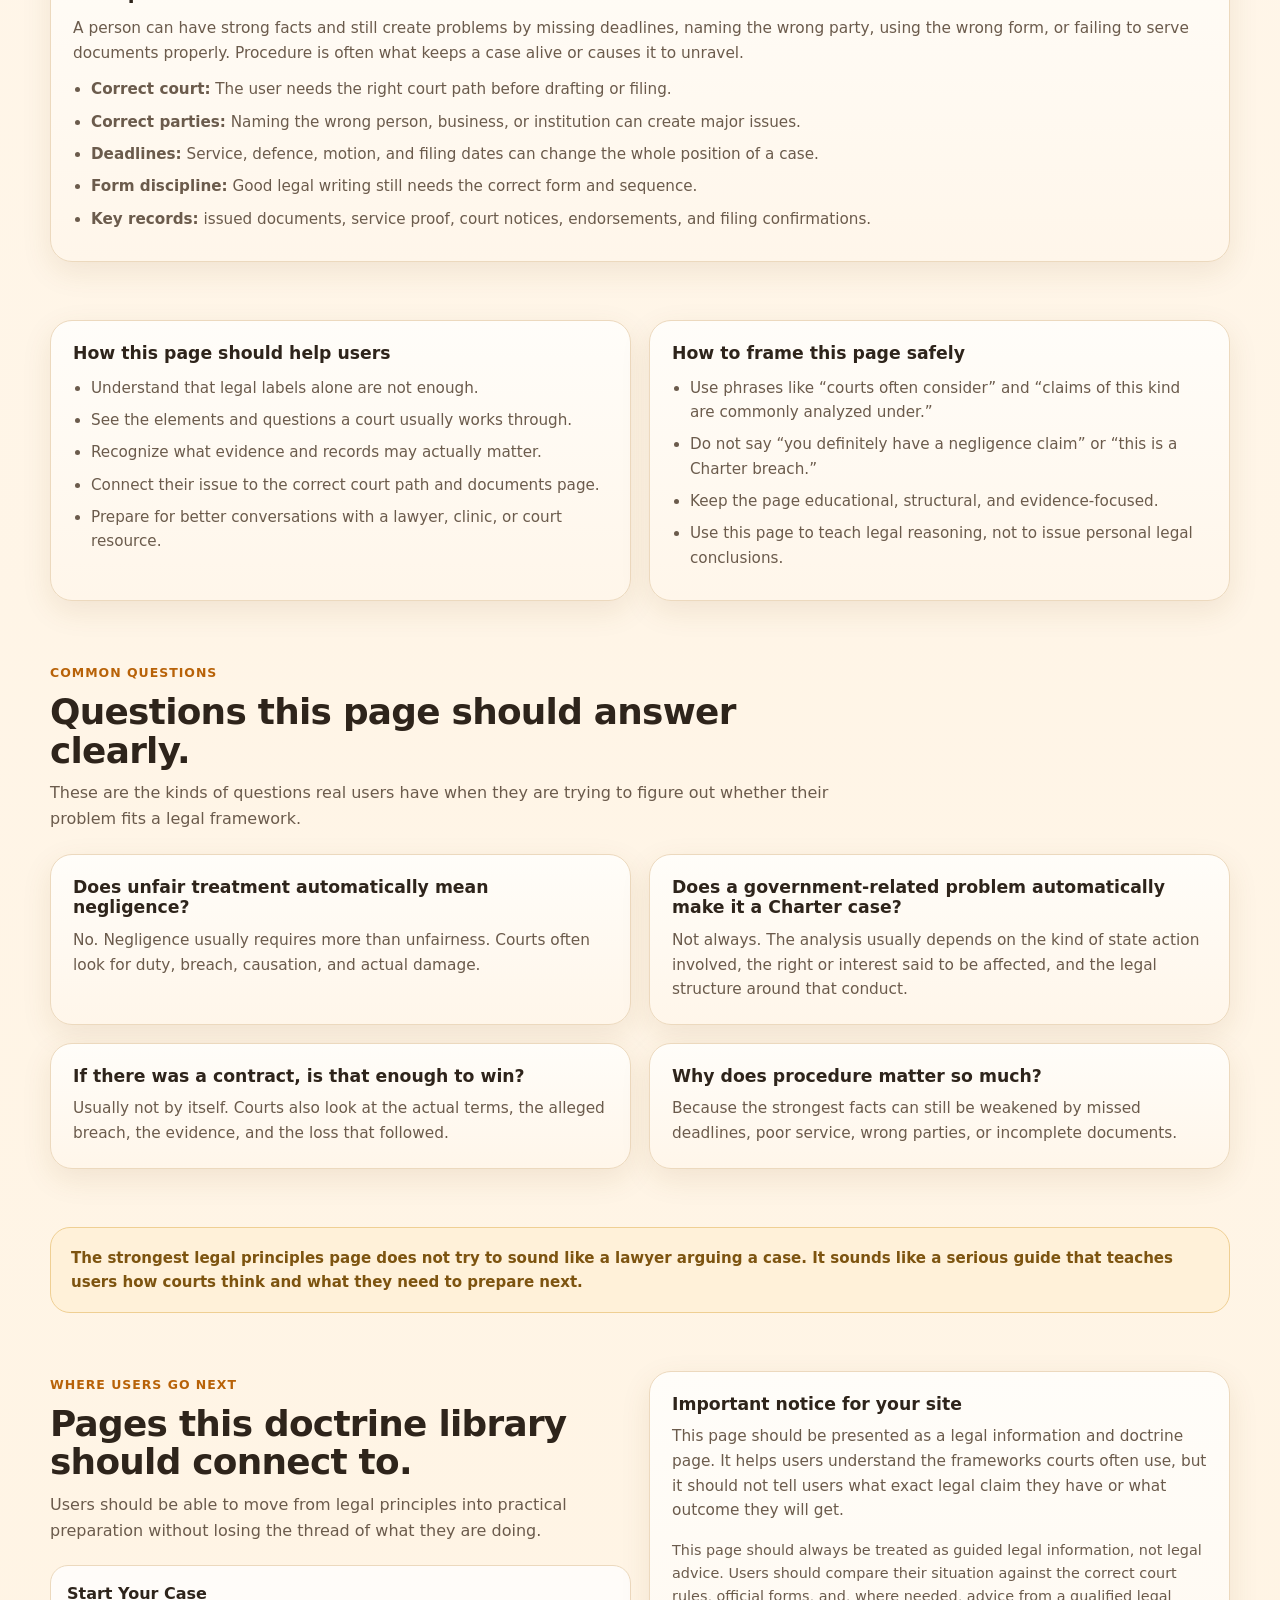
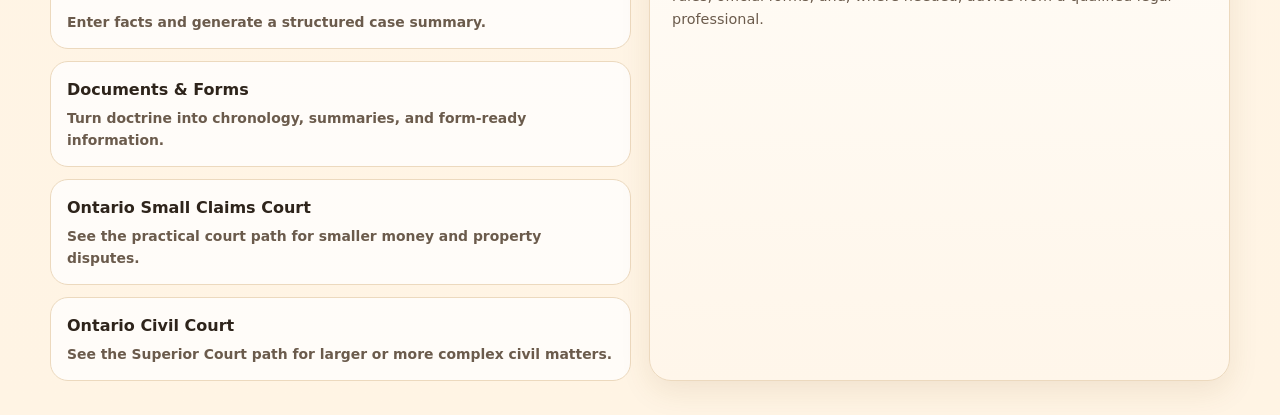
<file: legal-principals.html>
<!DOCTYPE html>
<html lang="en">
<head>
  <meta charset="UTF-8" />
  <meta name="viewport" content="width=device-width, initial-scale=1.0" />
  <title>Legal Principles Library | CourtSimplified</title>
  <meta name="description" content="CourtSimplified legal principles library explaining negligence, Charter issues, contract disputes, evidence, and civil procedure in plain but serious language." />
  <style>
    :root {
      --bg: #fff8ef;
      --bg-soft: #fff3df;
      --panel: #fffdf9;
      --panel-2: #fff6e8;
      --text: #2e241b;
      --muted: #6b5b4c;
      --line: #ecd9be;
      --primary: #d97b17;
      --primary-dark: #b86208;
      --accent: #f3b24d;
      --accent-soft: #ffe4b8;
      --shadow: 0 10px 30px rgba(117, 76, 22, 0.10);
      --radius: 22px;
      --container: 1180px;
    }

    * { box-sizing: border-box; }
    html { scroll-behavior: smooth; }
    body {
      margin: 0;
      font-family: Inter, ui-sans-serif, system-ui, -apple-system, BlinkMacSystemFont, "Segoe UI", sans-serif;
      background: linear-gradient(180deg, #fff8ef 0%, #fff4e4 100%);
      color: var(--text);
      line-height: 1.6;
    }

    a { color: inherit; text-decoration: none; }
    .container { width: min(var(--container), calc(100% - 32px)); margin: 0 auto; }

    .topbar {
      position: sticky;
      top: 0;
      z-index: 30;
      backdrop-filter: blur(12px);
      background: rgba(255, 248, 239, 0.9);
      border-bottom: 1px solid rgba(236, 217, 190, 0.75);
    }

    .nav {
      display: flex;
      align-items: center;
      justify-content: space-between;
      gap: 16px;
      min-height: 76px;
    }

    .brand {
      display: flex;
      align-items: center;
      gap: 12px;
      font-weight: 800;
      font-size: 1.05rem;
      letter-spacing: 0.01em;
    }

    .brand-mark {
      width: 42px;
      height: 42px;
      border-radius: 14px;
      background: linear-gradient(135deg, var(--accent) 0%, var(--primary) 100%);
      box-shadow: var(--shadow);
      display: grid;
      place-items: center;
      color: white;
      font-weight: 900;
    }

    .nav-links {
      display: flex;
      align-items: center;
      gap: 22px;
      color: var(--muted);
      font-weight: 700;
      font-size: 0.96rem;
    }

    .nav-links a:hover { color: var(--primary-dark); }

    .btn {
      display: inline-flex;
      align-items: center;
      justify-content: center;
      gap: 8px;
      min-height: 48px;
      padding: 0 18px;
      border-radius: 999px;
      border: 1px solid transparent;
      font-weight: 800;
      font-size: 0.96rem;
      transition: 0.2s ease;
      cursor: pointer;
    }

    .btn-primary {
      background: linear-gradient(135deg, var(--primary) 0%, var(--primary-dark) 100%);
      color: white;
      box-shadow: 0 12px 24px rgba(205, 110, 11, 0.22);
    }

    .btn-secondary {
      background: rgba(255,255,255,0.62);
      color: var(--text);
      border-color: var(--line);
    }

    .hero { padding: 58px 0 26px; }

    .hero-grid {
      display: grid;
      grid-template-columns: 1.12fr 0.88fr;
      gap: 24px;
      align-items: stretch;
    }

    .hero-copy,
    .hero-side {
      background: rgba(255,255,255,0.58);
      border: 1px solid rgba(236, 217, 190, 0.9);
      border-radius: 28px;
      box-shadow: var(--shadow);
    }

    .hero-copy { padding: 36px; }
    .hero-side { padding: 22px; display: grid; gap: 16px; }

    .eyebrow {
      display: inline-flex;
      align-items: center;
      gap: 8px;
      margin-bottom: 18px;
      padding: 8px 12px;
      border-radius: 999px;
      background: var(--accent-soft);
      color: #8d520d;
      font-size: 0.84rem;
      font-weight: 800;
      letter-spacing: 0.02em;
    }

    h1 {
      margin: 0 0 14px;
      font-size: clamp(2.1rem, 4vw, 4rem);
      line-height: 1.04;
      letter-spacing: -0.03em;
    }

    .hero-copy p {
      margin: 0 0 18px;
      max-width: 68ch;
      color: var(--muted);
      font-size: 1.04rem;
    }

    .hero-actions {
      display: flex;
      gap: 12px;
      flex-wrap: wrap;
      margin-top: 18px;
    }

    .stat-card,
    .card,
    .principle-card,
    .faq-card {
      background: linear-gradient(180deg, #fffdf9 0%, #fff6ea 100%);
      border: 1px solid var(--line);
      border-radius: 22px;
      box-shadow: var(--shadow);
    }

    .stat-card { padding: 18px; }
    .stat-card strong {
      display: block;
      font-size: 1.15rem;
      line-height: 1.05;
      margin-bottom: 8px;
      color: var(--primary-dark);
    }
    .stat-card span { color: var(--muted); font-size: 0.92rem; }

    section { padding: 24px 0 34px; }

    .section-head {
      max-width: 820px;
      margin-bottom: 22px;
    }

    .section-head .label {
      color: var(--primary-dark);
      font-weight: 800;
      text-transform: uppercase;
      letter-spacing: 0.08em;
      font-size: 0.78rem;
      margin-bottom: 10px;
      display: inline-block;
    }

    .section-head h2 {
      margin: 0 0 10px;
      font-size: clamp(1.8rem, 2.8vw, 2.8rem);
      line-height: 1.08;
      letter-spacing: -0.02em;
    }

    .section-head p { margin: 0; color: var(--muted); }

    .grid-2,
    .grid-3,
    .grid-4 {
      display: grid;
      gap: 18px;
    }

    .grid-2 { grid-template-columns: repeat(2, 1fr); }
    .grid-3 { grid-template-columns: repeat(3, 1fr); }
    .grid-4 { grid-template-columns: repeat(4, 1fr); }

    .card,
    .principle-card,
    .faq-card { padding: 22px; }

    .card h3,
    .principle-card h3,
    .faq-card h3 {
      margin: 0 0 10px;
      font-size: 1.08rem;
      line-height: 1.2;
    }

    .card p,
    .principle-card p,
    .faq-card p {
      margin: 0;
      color: var(--muted);
      font-size: 0.96rem;
    }

    .icon-badge {
      width: 42px;
      height: 42px;
      border-radius: 14px;
      display: grid;
      place-items: center;
      margin-bottom: 14px;
      background: linear-gradient(135deg, #ffe4b8 0%, #f6c46f 100%);
      color: #8d520d;
      font-weight: 900;
      box-shadow: inset 0 0 0 1px rgba(217, 123, 23, 0.15);
    }

    .principles-wrap {
      display: grid;
      gap: 18px;
    }

    .principle-card h3 {
      font-size: 1.24rem;
      margin-bottom: 12px;
    }

    .principle-meta {
      display: flex;
      gap: 10px;
      flex-wrap: wrap;
      margin-bottom: 14px;
    }

    .pill {
      display: inline-flex;
      align-items: center;
      padding: 7px 11px;
      border-radius: 999px;
      background: #fff1d9;
      border: 1px solid #efcf93;
      color: #7d5410;
      font-size: 0.78rem;
      font-weight: 800;
      letter-spacing: 0.04em;
      text-transform: uppercase;
    }

    .feature-list {
      margin: 12px 0 0;
      padding-left: 18px;
      color: var(--muted);
      font-size: 0.95rem;
    }

    .feature-list li { margin-bottom: 8px; }

    .callout {
      padding: 18px 20px;
      border-radius: 20px;
      background: #fff1d9;
      border: 1px solid #efcf93;
      color: #7d5410;
      font-size: 0.94rem;
      font-weight: 700;
    }

    .faq-grid {
      display: grid;
      grid-template-columns: repeat(2, 1fr);
      gap: 18px;
    }

    .quick-links {
      display: grid;
      gap: 12px;
    }

    .quick-link {
      display: block;
      padding: 15px 16px;
      border: 1px solid var(--line);
      border-radius: 18px;
      background: rgba(255,255,255,0.76);
      font-weight: 800;
      color: var(--text);
    }

    .quick-link small {
      display: block;
      margin-top: 4px;
      color: var(--muted);
      font-weight: 600;
      font-size: 0.87rem;
    }

    .footer-note {
      margin-top: 16px;
      color: var(--muted);
      font-size: 0.9rem;
    }

    @media (max-width: 1080px) {
      .hero-grid,
      .grid-4,
      .grid-3,
      .grid-2,
      .faq-grid {
        grid-template-columns: 1fr;
      }
    }

    @media (max-width: 820px) {
      .nav-links { display: none; }
      .hero-copy,
      .hero-side,
      .card,
      .principle-card,
      .faq-card,
      .stat-card { padding: 18px; }
      h1 { font-size: 2.35rem; }
    }
  </style>
</head>
<body>
  <header class="topbar">
    <div class="container nav">
      <a href="index.html" class="brand" aria-label="CourtSimplified home">
        <div class="brand-mark">CS</div>
        <span>CourtSimplified</span>
      </a>
      <nav class="nav-links" aria-label="Main navigation">
        <a href="index.html">Home</a>
        <a href="start-case.html">Start Your Case</a>
        <a href="documents.html">Documents</a>
        <a href="case-law.html">Case Law</a>
      </nav>
      <a class="btn btn-primary" href="start-case.html">Start Your Case</a>
    </div>
  </header>

  <main>
    <section class="hero">
      <div class="container hero-grid">
        <div class="hero-copy">
          <div class="eyebrow">Doctrine and analysis library</div>
          <h1>Legal principles explained in a clearer, stronger way.</h1>
          <p>
            This page is where CourtSimplified shows users how courts usually analyze legal problems. It is not here to tell a person what their exact case is. It is here to explain the frameworks courts commonly use, what elements usually matter, and what kinds of facts and records often become important.
          </p>
          <p>
            A strong legal principles page makes the whole site feel more serious. It gives users a way to understand negligence, Charter issues, contract disputes, evidence, and civil procedure without turning the site into direct legal advice.
          </p>
          <div class="hero-actions">
            <a href="#core-principles" class="btn btn-primary">Explore Principles</a>
            <a href="#faq" class="btn btn-secondary">See Common Questions</a>
          </div>
        </div>

        <aside class="hero-side">
          <div class="stat-card">
            <strong>Negligence</strong>
            <span>Courts often look at duty, breach, causation, and damages rather than just whether something unfair happened.</span>
          </div>
          <div class="stat-card">
            <strong>Charter and public law</strong>
            <span>State action, process, fairness, rights impact, and legal justification may all matter depending on the context.</span>
          </div>
          <div class="stat-card">
            <strong>Evidence and procedure</strong>
            <span>Good facts still need clear records, proper steps, and a usable timeline.</span>
          </div>
        </aside>
      </div>
    </section>

    <section>
      <div class="container">
        <div class="section-head">
          <span class="label">How to use this page</span>
          <h2>Built to guide thinking, not replace legal advice.</h2>
          <p>
            Users should come here to understand how courts usually reason. They should leave with a better sense of what questions matter, what evidence may support the issue, and what legal structure they may need to explore further.
          </p>
        </div>

        <div class="grid-4">
          <div class="card">
            <div class="icon-badge">A</div>
            <h3>Issue spotting</h3>
            <p>Helps users recognize the legal frameworks that may be relevant to their situation.</p>
          </div>
          <div class="card">
            <div class="icon-badge">B</div>
            <h3>Element breakdown</h3>
            <p>Shows the main parts courts often look for instead of leaving users with vague labels.</p>
          </div>
          <div class="card">
            <div class="icon-badge">C</div>
            <h3>Evidence focus</h3>
            <p>Explains what kinds of facts, records, and chronology may become important.</p>
          </div>
          <div class="card">
            <div class="icon-badge">D</div>
            <h3>Safe framing</h3>
            <p>Keeps the site educational and structured instead of making personal legal determinations.</p>
          </div>
        </div>
      </div>
    </section>

    <section id="core-principles">
      <div class="container">
        <div class="section-head">
          <span class="label">Core principles</span>
          <h2>The legal frameworks users most often need explained.</h2>
          <p>
            These sections are written so users can understand the general framework, the usual questions a court asks, and what records often matter most.
          </p>
        </div>

        <div class="principles-wrap">
          <article class="principle-card">
            <div class="principle-meta">
              <span class="pill">Negligence</span>
              <span class="pill">Private law</span>
            </div>
            <h3>Negligence</h3>
            <p>
              Negligence is not just about whether something bad happened. Courts usually ask whether there was a legally recognized duty, whether the conduct may have fallen below a reasonable standard, whether that conduct caused the loss, and whether compensable damage resulted.
            </p>
            <ul class="feature-list">
              <li><strong>Duty:</strong> Was there a legal relationship that created a responsibility to take reasonable care?</li>
              <li><strong>Breach:</strong> Did the conduct arguably fall below what a reasonable person or actor would have done?</li>
              <li><strong>Causation:</strong> Can the loss be linked in a meaningful way to the alleged breach?</li>
              <li><strong>Damages:</strong> What actual harm, loss, injury, or expense resulted?</li>
              <li><strong>Key records:</strong> photos, reports, communications, expert material, contracts, invoices, timelines, and proof of loss.</li>
            </ul>
          </article>

          <article class="principle-card">
            <div class="principle-meta">
              <span class="pill">Charter</span>
              <span class="pill">Public law</span>
            </div>
            <h3>Charter and state action</h3>
            <p>
              Charter issues usually arise when government action, state process, or public decision-making is said to have affected a protected right or freedom. The analysis often depends on which Charter section is being raised, what state conduct is being challenged, and what the real deprivation or impact is.
            </p>
            <ul class="feature-list">
              <li><strong>State involvement:</strong> Is the issue connected to government conduct, legislation, public authority, or official process?</li>
              <li><strong>Protected interest:</strong> What right, liberty, security interest, equality interest, or procedural concern is actually being raised?</li>
              <li><strong>Process and fairness:</strong> Was the state process arbitrary, unfair, overbroad, discriminatory, or otherwise legally defective?</li>
              <li><strong>Remedy questions:</strong> Some Charter matters focus on declarations, exclusion of evidence, or other constitutional remedies rather than ordinary damages alone.</li>
              <li><strong>Key records:</strong> official decisions, legislation, policies, transcripts, reasons, notices, correspondence, and timelines.</li>
            </ul>
          </article>

          <article class="principle-card">
            <div class="principle-meta">
              <span class="pill">Contract</span>
              <span class="pill">Civil dispute</span>
            </div>
            <h3>Contract disputes</h3>
            <p>
              In a contract dispute, the court usually wants to know what agreement existed, what each side promised, what actually happened, and what loss flowed from the alleged breach. The strongest cases often turn on the documents.
            </p>
            <ul class="feature-list">
              <li><strong>Agreement:</strong> What were the actual terms, promises, or obligations?</li>
              <li><strong>Breach:</strong> What was not done, done late, done badly, or refused?</li>
              <li><strong>Loss:</strong> What money, delay, damage, or other measurable consequence followed?</li>
              <li><strong>Mitigation:</strong> Did the affected party take reasonable steps to reduce the loss?</li>
              <li><strong>Key records:</strong> signed agreements, emails, texts, invoices, receipts, quotes, work records, and payment history.</li>
            </ul>
          </article>

          <article class="principle-card">
            <div class="principle-meta">
              <span class="pill">Evidence</span>
              <span class="pill">Proof</span>
            </div>
            <h3>Evidence, credibility, and proof</h3>
            <p>
              A claim or defence is only as strong as the proof behind it. In civil matters, courts focus on what the records show, whether the timeline makes sense, and whether testimony is consistent, plausible, and supported.
            </p>
            <ul class="feature-list">
              <li><strong>Burden of proof:</strong> The party making an allegation usually has to prove it.</li>
              <li><strong>Credibility:</strong> Courts compare what a person says with documents, timing, surrounding facts, and consistency.</li>
              <li><strong>Reliability:</strong> Some evidence may be honest but still weak, incomplete, or poorly supported.</li>
              <li><strong>Best practice:</strong> Build a dated chronology and connect each important event to at least one document where possible.</li>
              <li><strong>Key records:</strong> messages, letters, photos, reports, receipts, logs, and original source material.</li>
            </ul>
          </article>

          <article class="principle-card">
            <div class="principle-meta">
              <span class="pill">Procedure</span>
              <span class="pill">Court process</span>
            </div>
            <h3>Civil procedure</h3>
            <p>
              A person can have strong facts and still create problems by missing deadlines, naming the wrong party, using the wrong form, or failing to serve documents properly. Procedure is often what keeps a case alive or causes it to unravel.
            </p>
            <ul class="feature-list">
              <li><strong>Correct court:</strong> The user needs the right court path before drafting or filing.</li>
              <li><strong>Correct parties:</strong> Naming the wrong person, business, or institution can create major issues.</li>
              <li><strong>Deadlines:</strong> Service, defence, motion, and filing dates can change the whole position of a case.</li>
              <li><strong>Form discipline:</strong> Good legal writing still needs the correct form and sequence.</li>
              <li><strong>Key records:</strong> issued documents, service proof, court notices, endorsements, and filing confirmations.</li>
            </ul>
          </article>
        </div>
      </div>
    </section>

    <section>
      <div class="container grid-2">
        <div class="card">
          <h3>How this page should help users</h3>
          <ul class="feature-list">
            <li>Understand that legal labels alone are not enough.</li>
            <li>See the elements and questions a court usually works through.</li>
            <li>Recognize what evidence and records may actually matter.</li>
            <li>Connect their issue to the correct court path and documents page.</li>
            <li>Prepare for better conversations with a lawyer, clinic, or court resource.</li>
          </ul>
        </div>

        <div class="card">
          <h3>How to frame this page safely</h3>
          <ul class="feature-list">
            <li>Use phrases like “courts often consider” and “claims of this kind are commonly analyzed under.”</li>
            <li>Do not say “you definitely have a negligence claim” or “this is a Charter breach.”</li>
            <li>Keep the page educational, structural, and evidence-focused.</li>
            <li>Use this page to teach legal reasoning, not to issue personal legal conclusions.</li>
          </ul>
        </div>
      </div>
    </section>

    <section id="faq">
      <div class="container">
        <div class="section-head">
          <span class="label">Common questions</span>
          <h2>Questions this page should answer clearly.</h2>
          <p>
            These are the kinds of questions real users have when they are trying to figure out whether their problem fits a legal framework.
          </p>
        </div>

        <div class="faq-grid">
          <div class="faq-card">
            <h3>Does unfair treatment automatically mean negligence?</h3>
            <p>
              No. Negligence usually requires more than unfairness. Courts often look for duty, breach, causation, and actual damage.
            </p>
          </div>
          <div class="faq-card">
            <h3>Does a government-related problem automatically make it a Charter case?</h3>
            <p>
              Not always. The analysis usually depends on the kind of state action involved, the right or interest said to be affected, and the legal structure around that conduct.
            </p>
          </div>
          <div class="faq-card">
            <h3>If there was a contract, is that enough to win?</h3>
            <p>
              Usually not by itself. Courts also look at the actual terms, the alleged breach, the evidence, and the loss that followed.
            </p>
          </div>
          <div class="faq-card">
            <h3>Why does procedure matter so much?</h3>
            <p>
              Because the strongest facts can still be weakened by missed deadlines, poor service, wrong parties, or incomplete documents.
            </p>
          </div>
        </div>
      </div>
    </section>

    <section>
      <div class="container">
        <div class="callout">
          The strongest legal principles page does not try to sound like a lawyer arguing a case. It sounds like a serious guide that teaches users how courts think and what they need to prepare next.
        </div>
      </div>
    </section>

    <section>
      <div class="container grid-2">
        <div>
          <div class="section-head">
            <span class="label">Where users go next</span>
            <h2>Pages this doctrine library should connect to.</h2>
            <p>
              Users should be able to move from legal principles into practical preparation without losing the thread of what they are doing.
            </p>
          </div>
          <div class="quick-links">
            <a class="quick-link" href="start-case.html">
              Start Your Case
              <small>Enter facts and generate a structured case summary.</small>
            </a>
            <a class="quick-link" href="documents.html">
              Documents & Forms
              <small>Turn doctrine into chronology, summaries, and form-ready information.</small>
            </a>
            <a class="quick-link" href="ontario-small-claims.html">
              Ontario Small Claims Court
              <small>See the practical court path for smaller money and property disputes.</small>
            </a>
            <a class="quick-link" href="ontario-civil.html">
              Ontario Civil Court
              <small>See the Superior Court path for larger or more complex civil matters.</small>
            </a>
          </div>
        </div>

        <div class="card">
          <h3>Important notice for your site</h3>
          <p>
            This page should be presented as a legal information and doctrine page. It helps users understand the frameworks courts often use, but it should not tell users what exact legal claim they have or what outcome they will get.
          </p>
          <div class="footer-note">
            This page should always be treated as guided legal information, not legal advice. Users should compare their situation against the correct court rules, official forms, and, where needed, advice from a qualified legal professional.
          </div>
        </div>
      </div>
    </section>
  </main>
</body>
</html>
</file>
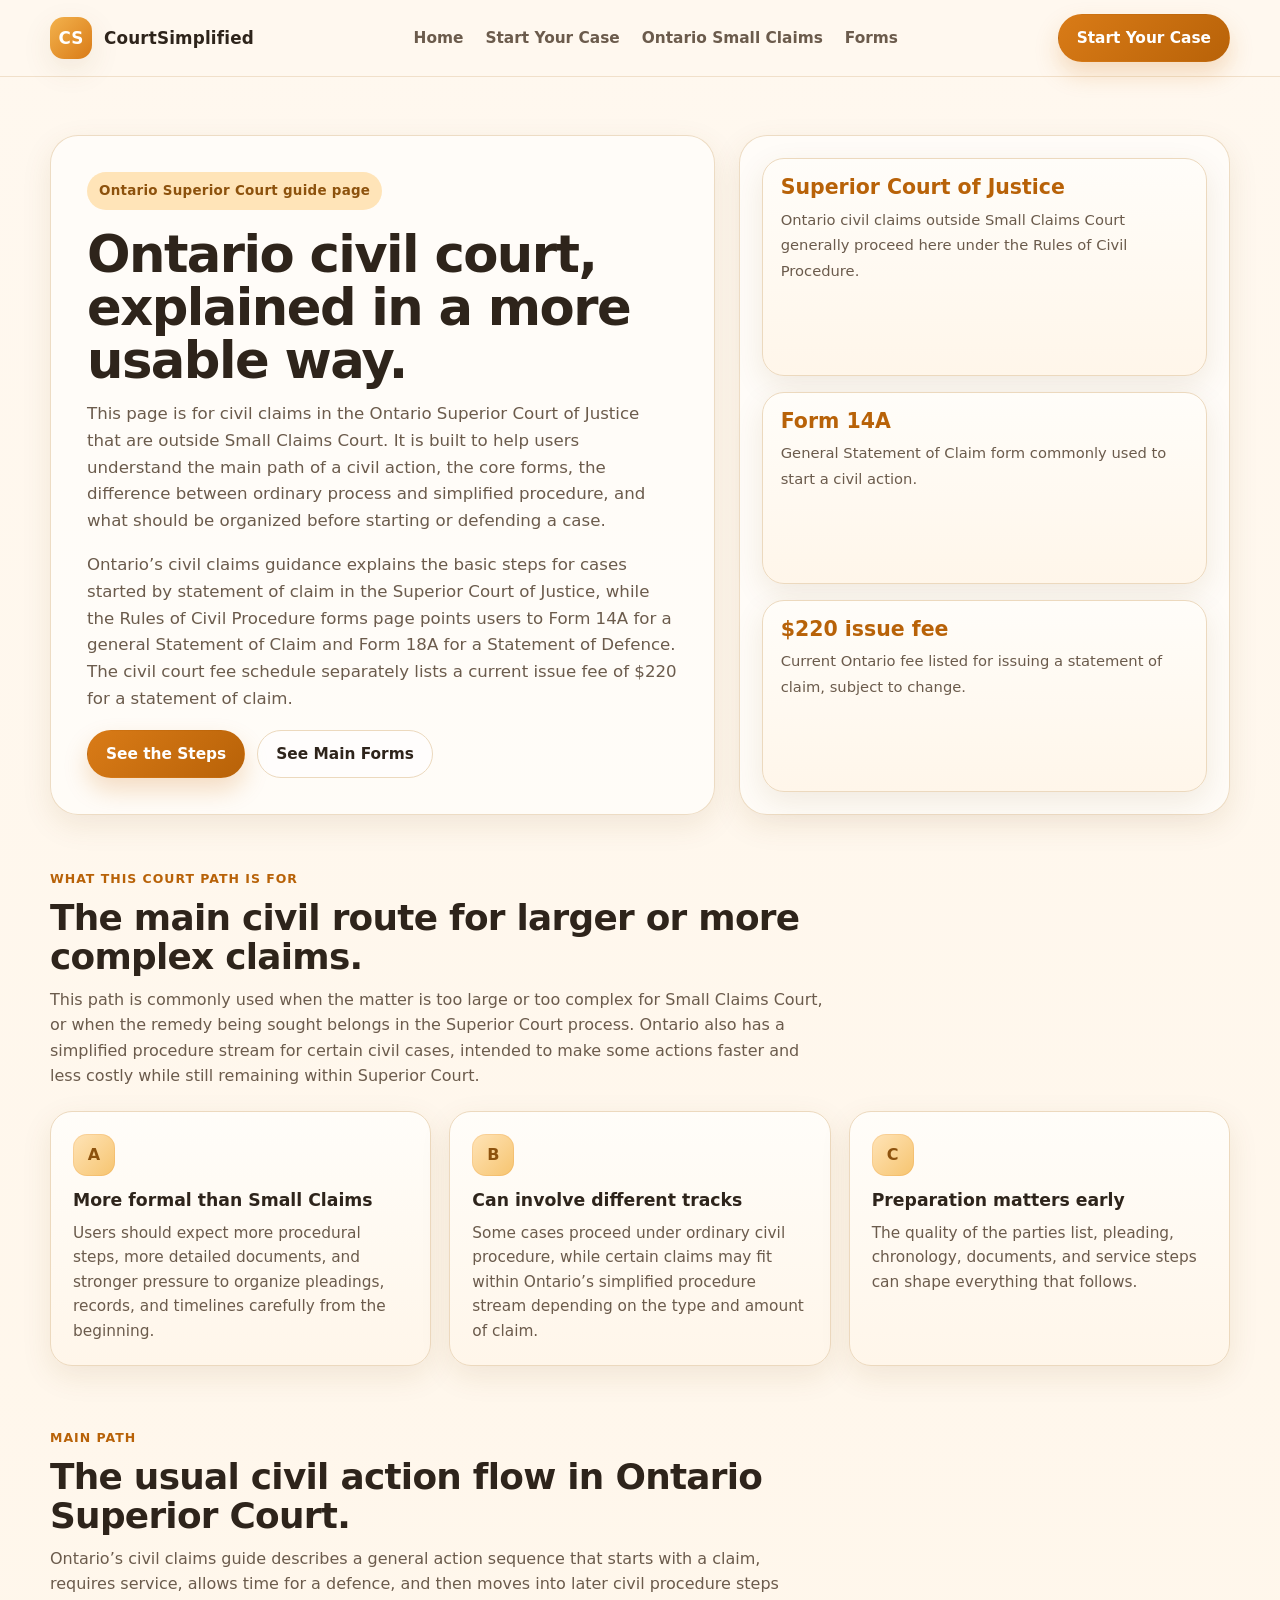
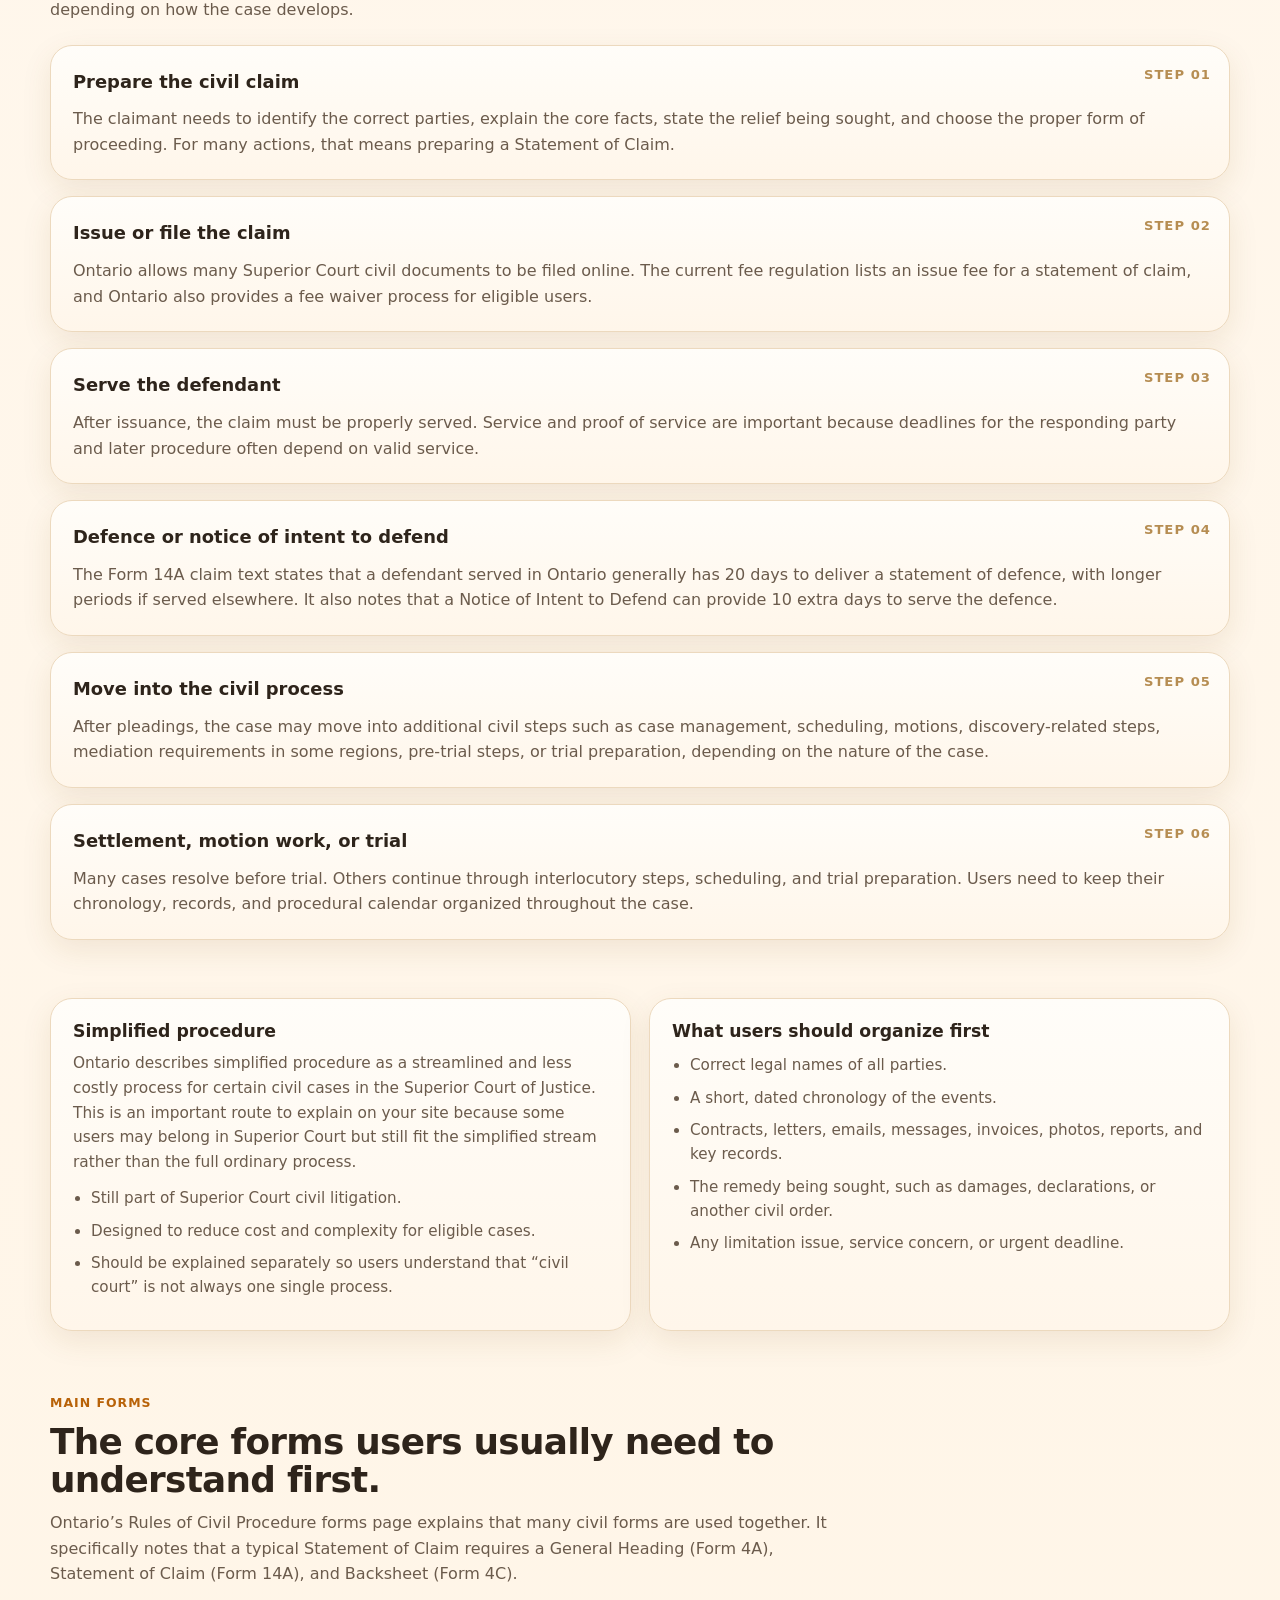
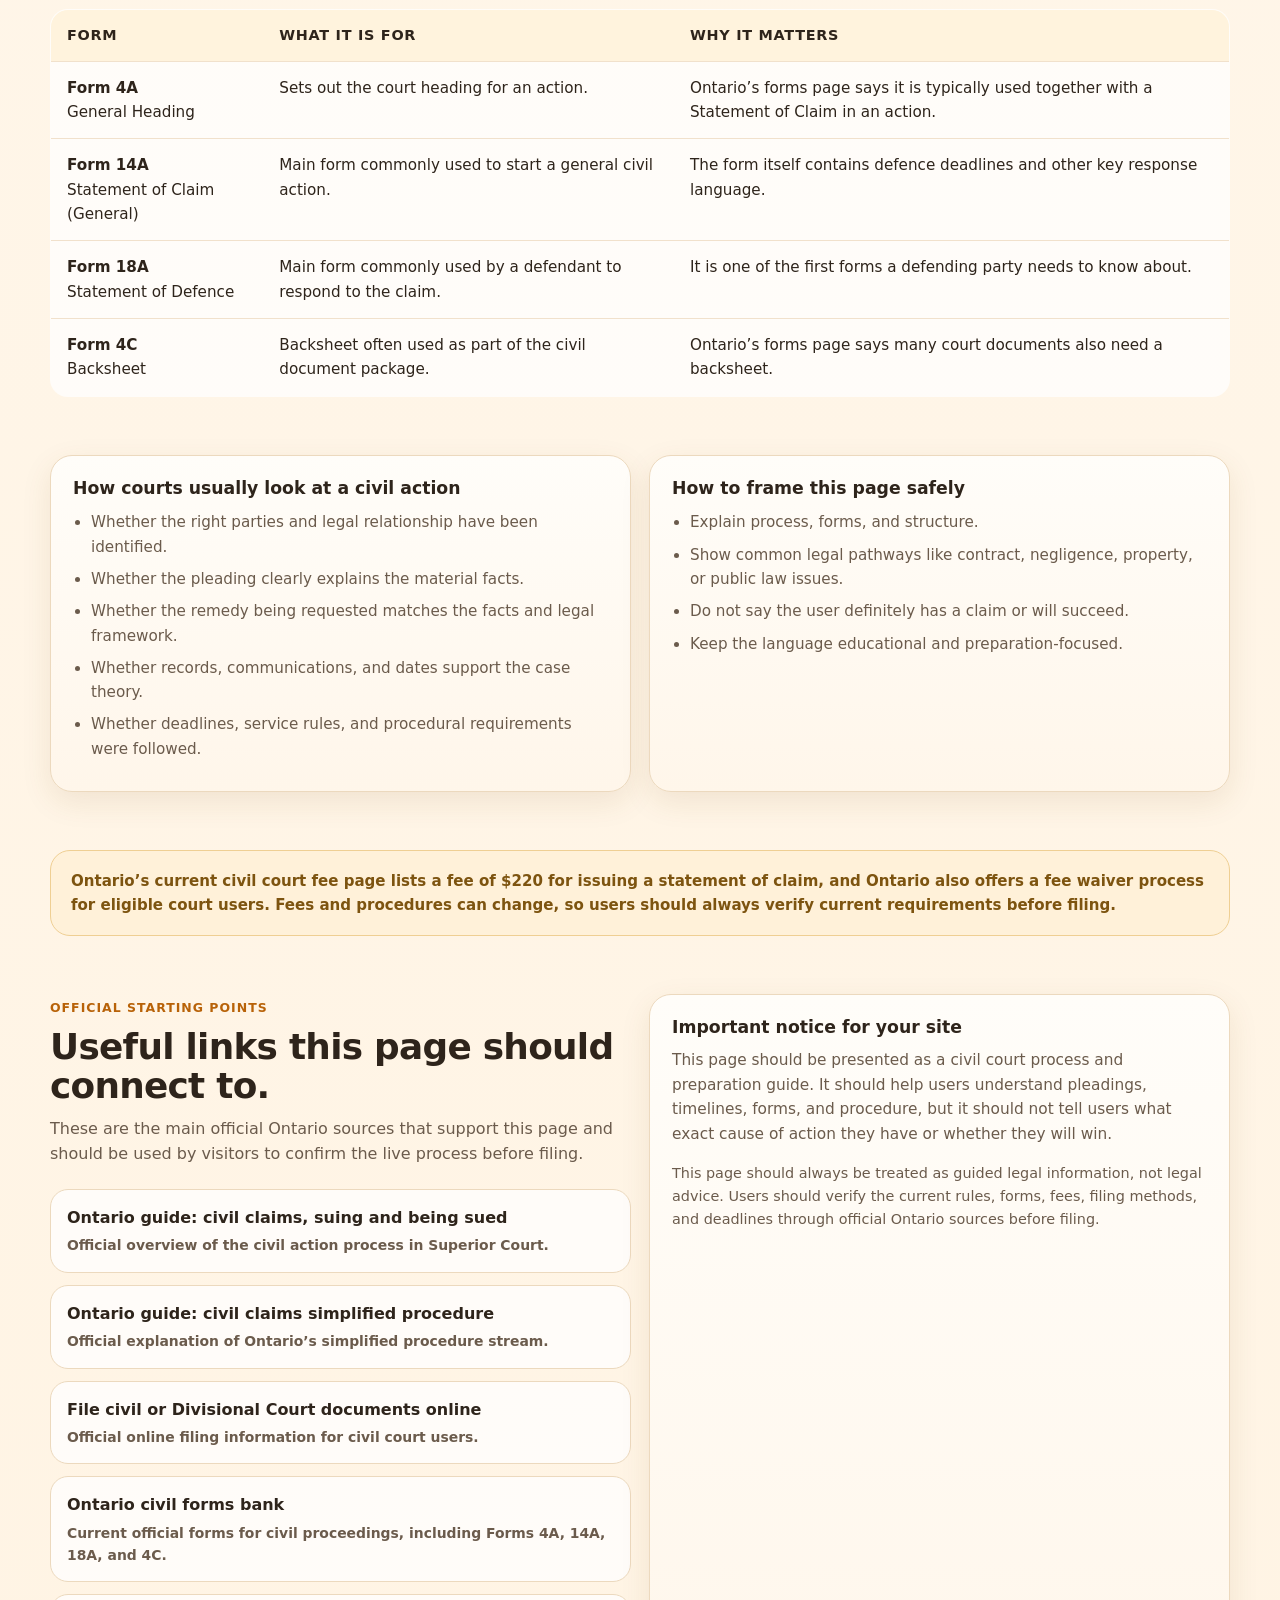
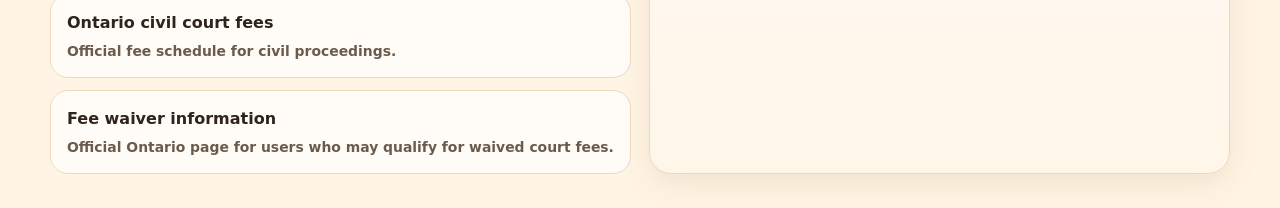
<file: ontario-civil.html>
<!DOCTYPE html>
<html lang="en">
<head>
  <meta charset="UTF-8" />
  <meta name="viewport" content="width=device-width, initial-scale=1.0" />
  <title>Ontario Civil Court Guide | CourtSimplified</title>
  <meta name="description" content="Ontario civil court guide for Superior Court of Justice claims beyond Small Claims. Learn the basic process, common forms, filing paths, simplified procedure, and what to organize before starting or defending a case." />
  <style>
    :root {
      --bg: #fff8ef;
      --bg-soft: #fff3df;
      --panel: #fffdf9;
      --panel-2: #fff6e8;
      --text: #2e241b;
      --muted: #6b5b4c;
      --line: #ecd9be;
      --primary: #d97b17;
      --primary-dark: #b86208;
      --accent: #f3b24d;
      --accent-soft: #ffe4b8;
      --shadow: 0 10px 30px rgba(117, 76, 22, 0.10);
      --radius: 22px;
      --container: 1180px;
    }

    * { box-sizing: border-box; }
    html { scroll-behavior: smooth; }
    body {
      margin: 0;
      font-family: Inter, ui-sans-serif, system-ui, -apple-system, BlinkMacSystemFont, "Segoe UI", sans-serif;
      background: linear-gradient(180deg, #fff8ef 0%, #fff4e4 100%);
      color: var(--text);
      line-height: 1.6;
    }

    a { color: inherit; text-decoration: none; }
    .container { width: min(var(--container), calc(100% - 32px)); margin: 0 auto; }

    .topbar {
      position: sticky;
      top: 0;
      z-index: 30;
      backdrop-filter: blur(12px);
      background: rgba(255, 248, 239, 0.9);
      border-bottom: 1px solid rgba(236, 217, 190, 0.75);
    }

    .nav {
      display: flex;
      align-items: center;
      justify-content: space-between;
      gap: 16px;
      min-height: 76px;
    }

    .brand {
      display: flex;
      align-items: center;
      gap: 12px;
      font-weight: 800;
      font-size: 1.05rem;
      letter-spacing: 0.01em;
    }

    .brand-mark {
      width: 42px;
      height: 42px;
      border-radius: 14px;
      background: linear-gradient(135deg, var(--accent) 0%, var(--primary) 100%);
      box-shadow: 0 10px 30px rgba(117, 76, 22, 0.10);
      display: grid;
      place-items: center;
      color: white;
      font-weight: 900;
    }

    .nav-links {
      display: flex;
      align-items: center;
      gap: 22px;
      color: var(--muted);
      font-weight: 700;
      font-size: 0.96rem;
    }

    .nav-links a:hover { color: var(--primary-dark); }

    .btn {
      display: inline-flex;
      align-items: center;
      justify-content: center;
      gap: 8px;
      min-height: 48px;
      padding: 0 18px;
      border-radius: 999px;
      border: 1px solid transparent;
      font-weight: 800;
      font-size: 0.96rem;
      transition: 0.2s ease;
      cursor: pointer;
    }

    .btn-primary {
      background: linear-gradient(135deg, var(--primary) 0%, var(--primary-dark) 100%);
      color: white;
      box-shadow: 0 12px 24px rgba(205, 110, 11, 0.22);
    }

    .btn-secondary {
      background: rgba(255,255,255,0.62);
      color: var(--text);
      border-color: var(--line);
    }

    .hero { padding: 58px 0 26px; }

    .hero-grid {
      display: grid;
      grid-template-columns: 1.15fr 0.85fr;
      gap: 24px;
      align-items: stretch;
    }

    .hero-copy,
    .hero-side {
      background: rgba(255,255,255,0.58);
      border: 1px solid rgba(236, 217, 190, 0.9);
      border-radius: 28px;
      box-shadow: 0 10px 30px rgba(117, 76, 22, 0.10);
    }

    .hero-copy { padding: 36px; }
    .hero-side { padding: 22px; display: grid; gap: 16px; }

    .eyebrow {
      display: inline-flex;
      align-items: center;
      gap: 8px;
      margin-bottom: 18px;
      padding: 8px 12px;
      border-radius: 999px;
      background: var(--accent-soft);
      color: #8d520d;
      font-size: 0.84rem;
      font-weight: 800;
      letter-spacing: 0.02em;
    }

    h1 {
      margin: 0 0 14px;
      font-size: clamp(2.1rem, 4vw, 4rem);
      line-height: 1.04;
      letter-spacing: -0.03em;
    }

    .hero-copy p {
      margin: 0 0 18px;
      max-width: 66ch;
      color: var(--muted);
      font-size: 1.04rem;
    }

    .hero-actions {
      display: flex;
      gap: 12px;
      flex-wrap: wrap;
      margin-top: 18px;
    }

    .stat-card,
    .card,
    .timeline-step {
      background: linear-gradient(180deg, #fffdf9 0%, #fff6ea 100%);
      border: 1px solid var(--line);
      border-radius: 22px;
      box-shadow: 0 10px 30px rgba(117, 76, 22, 0.10);
    }

    .stat-card { padding: 18px; }
    .stat-card strong {
      display: block;
      font-size: 1.28rem;
      line-height: 1.05;
      margin-bottom: 8px;
      color: var(--primary-dark);
    }
    .stat-card span { color: var(--muted); font-size: 0.92rem; }

    section { padding: 24px 0 34px; }

    .section-head {
      max-width: 780px;
      margin-bottom: 22px;
    }

    .section-head .label {
      color: var(--primary-dark);
      font-weight: 800;
      text-transform: uppercase;
      letter-spacing: 0.08em;
      font-size: 0.78rem;
      margin-bottom: 10px;
      display: inline-block;
    }

    .section-head h2 {
      margin: 0 0 10px;
      font-size: clamp(1.8rem, 2.8vw, 2.8rem);
      line-height: 1.08;
      letter-spacing: -0.02em;
    }

    .section-head p { margin: 0; color: var(--muted); }

    .grid-2,
    .grid-3,
    .grid-4 {
      display: grid;
      gap: 18px;
    }

    .grid-2 { grid-template-columns: repeat(2, 1fr); }
    .grid-3 { grid-template-columns: repeat(3, 1fr); }
    .grid-4 { grid-template-columns: repeat(4, 1fr); }

    .card { padding: 22px; }
    .card h3 { margin: 0 0 10px; font-size: 1.08rem; line-height: 1.2; }
    .card p { margin: 0; color: var(--muted); font-size: 0.96rem; }

    .icon-badge {
      width: 42px;
      height: 42px;
      border-radius: 14px;
      display: grid;
      place-items: center;
      margin-bottom: 14px;
      background: linear-gradient(135deg, #ffe4b8 0%, #f6c46f 100%);
      color: #8d520d;
      font-weight: 900;
      box-shadow: inset 0 0 0 1px rgba(217, 123, 23, 0.15);
    }

    .timeline {
      display: grid;
      gap: 16px;
    }

    .timeline-step {
      padding: 22px;
      position: relative;
    }

    .timeline-step .step-no {
      position: absolute;
      right: 18px;
      top: 18px;
      font-size: 0.82rem;
      font-weight: 900;
      color: #b68d52;
      letter-spacing: 0.08em;
    }

    .timeline-step h3 { margin: 0 0 10px; font-size: 1.12rem; }
    .timeline-step p { margin: 0; color: var(--muted); }

    .feature-list {
      margin: 12px 0 0;
      padding-left: 18px;
      color: var(--muted);
      font-size: 0.95rem;
    }

    .feature-list li { margin-bottom: 8px; }

    .callout {
      padding: 18px 20px;
      border-radius: 20px;
      background: #fff1d9;
      border: 1px solid #efcf93;
      color: #7d5410;
      font-size: 0.94rem;
      font-weight: 700;
    }

    .forms-table {
      width: 100%;
      border-collapse: collapse;
      overflow: hidden;
      border-radius: 18px;
      background: rgba(255,255,255,0.75);
      border: 1px solid var(--line);
    }

    .forms-table th,
    .forms-table td {
      text-align: left;
      padding: 14px 16px;
      border-bottom: 1px solid rgba(236, 217, 190, 0.75);
      vertical-align: top;
      font-size: 0.95rem;
    }

    .forms-table th {
      background: #fff3dd;
      color: var(--text);
      font-size: 0.9rem;
      text-transform: uppercase;
      letter-spacing: 0.05em;
    }

    .forms-table tr:last-child td { border-bottom: 0; }

    .quick-links {
      display: grid;
      gap: 12px;
    }

    .quick-link {
      display: block;
      padding: 15px 16px;
      border: 1px solid var(--line);
      border-radius: 18px;
      background: rgba(255,255,255,0.76);
      font-weight: 800;
      color: var(--text);
    }

    .quick-link small {
      display: block;
      margin-top: 4px;
      color: var(--muted);
      font-weight: 600;
      font-size: 0.87rem;
    }

    .footer-note {
      margin-top: 16px;
      color: var(--muted);
      font-size: 0.9rem;
    }

    @media (max-width: 1040px) {
      .hero-grid,
      .grid-4,
      .grid-3,
      .grid-2 {
        grid-template-columns: 1fr;
      }
    }

    @media (max-width: 820px) {
      .nav-links { display: none; }
      .hero-copy,
      .hero-side,
      .card,
      .timeline-step,
      .stat-card { padding: 18px; }
      h1 { font-size: 2.35rem; }
      .forms-table,
      .forms-table thead,
      .forms-table tbody,
      .forms-table th,
      .forms-table td,
      .forms-table tr {
        display: block;
        width: 100%;
      }
      .forms-table thead { display: none; }
      .forms-table td {
        border-bottom: 1px solid rgba(236, 217, 190, 0.75);
      }
    }
  </style>
</head>
<body>
  <header class="topbar">
    <div class="container nav">
      <a href="index.html" class="brand" aria-label="CourtSimplified home">
        <div class="brand-mark">CS</div>
        <span>CourtSimplified</span>
      </a>
      <nav class="nav-links" aria-label="Main navigation">
        <a href="index.html">Home</a>
        <a href="start-case.html">Start Your Case</a>
        <a href="ontario-small-claims.html">Ontario Small Claims</a>
        <a href="#forms">Forms</a>
      </nav>
      <a class="btn btn-primary" href="start-case.html">Start Your Case</a>
    </div>
  </header>

  <main>
    <section class="hero">
      <div class="container hero-grid">
        <div class="hero-copy">
          <div class="eyebrow">Ontario Superior Court guide page</div>
          <h1>Ontario civil court, explained in a more usable way.</h1>
          <p>
            This page is for civil claims in the Ontario Superior Court of Justice that are outside Small Claims Court. It is built to help users understand the main path of a civil action, the core forms, the difference between ordinary process and simplified procedure, and what should be organized before starting or defending a case.
          </p>
          <p>
            Ontario’s civil claims guidance explains the basic steps for cases started by statement of claim in the Superior Court of Justice, while the Rules of Civil Procedure forms page points users to Form 14A for a general Statement of Claim and Form 18A for a Statement of Defence. The civil court fee schedule separately lists a current issue fee of $220 for a statement of claim. 
          </p>
          <div class="hero-actions">
            <a href="#steps" class="btn btn-primary">See the Steps</a>
            <a href="#forms" class="btn btn-secondary">See Main Forms</a>
          </div>
        </div>

        <aside class="hero-side">
          <div class="stat-card">
            <strong>Superior Court of Justice</strong>
            <span>Ontario civil claims outside Small Claims Court generally proceed here under the Rules of Civil Procedure.</span>
          </div>
          <div class="stat-card">
            <strong>Form 14A</strong>
            <span>General Statement of Claim form commonly used to start a civil action.</span>
          </div>
          <div class="stat-card">
            <strong>$220 issue fee</strong>
            <span>Current Ontario fee listed for issuing a statement of claim, subject to change.</span>
          </div>
        </aside>
      </div>
    </section>

    <section>
      <div class="container">
        <div class="section-head">
          <span class="label">What this court path is for</span>
          <h2>The main civil route for larger or more complex claims.</h2>
          <p>
            This path is commonly used when the matter is too large or too complex for Small Claims Court, or when the remedy being sought belongs in the Superior Court process. Ontario also has a simplified procedure stream for certain civil cases, intended to make some actions faster and less costly while still remaining within Superior Court.
          </p>
        </div>

        <div class="grid-3">
          <div class="card">
            <div class="icon-badge">A</div>
            <h3>More formal than Small Claims</h3>
            <p>Users should expect more procedural steps, more detailed documents, and stronger pressure to organize pleadings, records, and timelines carefully from the beginning.</p>
          </div>
          <div class="card">
            <div class="icon-badge">B</div>
            <h3>Can involve different tracks</h3>
            <p>Some cases proceed under ordinary civil procedure, while certain claims may fit within Ontario’s simplified procedure stream depending on the type and amount of claim.</p>
          </div>
          <div class="card">
            <div class="icon-badge">C</div>
            <h3>Preparation matters early</h3>
            <p>The quality of the parties list, pleading, chronology, documents, and service steps can shape everything that follows.</p>
          </div>
        </div>
      </div>
    </section>

    <section id="steps">
      <div class="container">
        <div class="section-head">
          <span class="label">Main path</span>
          <h2>The usual civil action flow in Ontario Superior Court.</h2>
          <p>
            Ontario’s civil claims guide describes a general action sequence that starts with a claim, requires service, allows time for a defence, and then moves into later civil procedure steps depending on how the case develops.
          </p>
        </div>

        <div class="timeline">
          <div class="timeline-step">
            <div class="step-no">STEP 01</div>
            <h3>Prepare the civil claim</h3>
            <p>
              The claimant needs to identify the correct parties, explain the core facts, state the relief being sought, and choose the proper form of proceeding. For many actions, that means preparing a Statement of Claim.
            </p>
          </div>

          <div class="timeline-step">
            <div class="step-no">STEP 02</div>
            <h3>Issue or file the claim</h3>
            <p>
              Ontario allows many Superior Court civil documents to be filed online. The current fee regulation lists an issue fee for a statement of claim, and Ontario also provides a fee waiver process for eligible users.
            </p>
          </div>

          <div class="timeline-step">
            <div class="step-no">STEP 03</div>
            <h3>Serve the defendant</h3>
            <p>
              After issuance, the claim must be properly served. Service and proof of service are important because deadlines for the responding party and later procedure often depend on valid service.
            </p>
          </div>

          <div class="timeline-step">
            <div class="step-no">STEP 04</div>
            <h3>Defence or notice of intent to defend</h3>
            <p>
              The Form 14A claim text states that a defendant served in Ontario generally has 20 days to deliver a statement of defence, with longer periods if served elsewhere. It also notes that a Notice of Intent to Defend can provide 10 extra days to serve the defence.
            </p>
          </div>

          <div class="timeline-step">
            <div class="step-no">STEP 05</div>
            <h3>Move into the civil process</h3>
            <p>
              After pleadings, the case may move into additional civil steps such as case management, scheduling, motions, discovery-related steps, mediation requirements in some regions, pre-trial steps, or trial preparation, depending on the nature of the case.
            </p>
          </div>

          <div class="timeline-step">
            <div class="step-no">STEP 06</div>
            <h3>Settlement, motion work, or trial</h3>
            <p>
              Many cases resolve before trial. Others continue through interlocutory steps, scheduling, and trial preparation. Users need to keep their chronology, records, and procedural calendar organized throughout the case.
            </p>
          </div>
        </div>
      </div>
    </section>

    <section>
      <div class="container grid-2">
        <div class="card">
          <h3>Simplified procedure</h3>
          <p>
            Ontario describes simplified procedure as a streamlined and less costly process for certain civil cases in the Superior Court of Justice. This is an important route to explain on your site because some users may belong in Superior Court but still fit the simplified stream rather than the full ordinary process.
          </p>
          <ul class="feature-list">
            <li>Still part of Superior Court civil litigation.</li>
            <li>Designed to reduce cost and complexity for eligible cases.</li>
            <li>Should be explained separately so users understand that “civil court” is not always one single process.</li>
          </ul>
        </div>

        <div class="card">
          <h3>What users should organize first</h3>
          <ul class="feature-list">
            <li>Correct legal names of all parties.</li>
            <li>A short, dated chronology of the events.</li>
            <li>Contracts, letters, emails, messages, invoices, photos, reports, and key records.</li>
            <li>The remedy being sought, such as damages, declarations, or another civil order.</li>
            <li>Any limitation issue, service concern, or urgent deadline.</li>
          </ul>
        </div>
      </div>
    </section>

    <section id="forms">
      <div class="container">
        <div class="section-head">
          <span class="label">Main forms</span>
          <h2>The core forms users usually need to understand first.</h2>
          <p>
            Ontario’s Rules of Civil Procedure forms page explains that many civil forms are used together. It specifically notes that a typical Statement of Claim requires a General Heading (Form 4A), Statement of Claim (Form 14A), and Backsheet (Form 4C).
          </p>
        </div>

        <table class="forms-table" aria-label="Key Ontario civil forms">
          <thead>
            <tr>
              <th>Form</th>
              <th>What it is for</th>
              <th>Why it matters</th>
            </tr>
          </thead>
          <tbody>
            <tr>
              <td><strong>Form 4A</strong><br>General Heading</td>
              <td>Sets out the court heading for an action.</td>
              <td>Ontario’s forms page says it is typically used together with a Statement of Claim in an action.</td>
            </tr>
            <tr>
              <td><strong>Form 14A</strong><br>Statement of Claim (General)</td>
              <td>Main form commonly used to start a general civil action.</td>
              <td>The form itself contains defence deadlines and other key response language.</td>
            </tr>
            <tr>
              <td><strong>Form 18A</strong><br>Statement of Defence</td>
              <td>Main form commonly used by a defendant to respond to the claim.</td>
              <td>It is one of the first forms a defending party needs to know about.</td>
            </tr>
            <tr>
              <td><strong>Form 4C</strong><br>Backsheet</td>
              <td>Backsheet often used as part of the civil document package.</td>
              <td>Ontario’s forms page says many court documents also need a backsheet.</td>
            </tr>
          </tbody>
        </table>
      </div>
    </section>

    <section>
      <div class="container grid-2">
        <div class="card">
          <h3>How courts usually look at a civil action</h3>
          <ul class="feature-list">
            <li>Whether the right parties and legal relationship have been identified.</li>
            <li>Whether the pleading clearly explains the material facts.</li>
            <li>Whether the remedy being requested matches the facts and legal framework.</li>
            <li>Whether records, communications, and dates support the case theory.</li>
            <li>Whether deadlines, service rules, and procedural requirements were followed.</li>
          </ul>
        </div>

        <div class="card">
          <h3>How to frame this page safely</h3>
          <ul class="feature-list">
            <li>Explain process, forms, and structure.</li>
            <li>Show common legal pathways like contract, negligence, property, or public law issues.</li>
            <li>Do not say the user definitely has a claim or will succeed.</li>
            <li>Keep the language educational and preparation-focused.</li>
          </ul>
        </div>
      </div>
    </section>

    <section>
      <div class="container">
        <div class="callout">
          Ontario’s current civil court fee page lists a fee of $220 for issuing a statement of claim, and Ontario also offers a fee waiver process for eligible court users. Fees and procedures can change, so users should always verify current requirements before filing.
        </div>
      </div>
    </section>

    <section>
      <div class="container grid-2">
        <div>
          <div class="section-head">
            <span class="label">Official starting points</span>
            <h2>Useful links this page should connect to.</h2>
            <p>
              These are the main official Ontario sources that support this page and should be used by visitors to confirm the live process before filing.
            </p>
          </div>
          <div class="quick-links">
            <a class="quick-link" href="https://www.ontario.ca/page/civil-claims-suing-and-being-sued">
              Ontario guide: civil claims, suing and being sued
              <small>Official overview of the civil action process in Superior Court.</small>
            </a>
            <a class="quick-link" href="https://www.ontario.ca/page/civil-claims-simplified-procedure">
              Ontario guide: civil claims simplified procedure
              <small>Official explanation of Ontario’s simplified procedure stream.</small>
            </a>
            <a class="quick-link" href="https://www.ontario.ca/page/file-civil-or-divisional-court-documents-online">
              File civil or Divisional Court documents online
              <small>Official online filing information for civil court users.</small>
            </a>
            <a class="quick-link" href="https://ontariocourtforms.on.ca/en/rules-of-civil-procedure-forms/">
              Ontario civil forms bank
              <small>Current official forms for civil proceedings, including Forms 4A, 14A, 18A, and 4C.</small>
            </a>
            <a class="quick-link" href="https://www.ontario.ca/page/civil-court-fees">
              Ontario civil court fees
              <small>Official fee schedule for civil proceedings.</small>
            </a>
            <a class="quick-link" href="https://www.ontario.ca/page/have-your-court-fees-waived">
              Fee waiver information
              <small>Official Ontario page for users who may qualify for waived court fees.</small>
            </a>
          </div>
        </div>

        <div class="card">
          <h3>Important notice for your site</h3>
          <p>
            This page should be presented as a civil court process and preparation guide. It should help users understand pleadings, timelines, forms, and procedure, but it should not tell users what exact cause of action they have or whether they will win.
          </p>
          <div class="footer-note">
            This page should always be treated as guided legal information, not legal advice. Users should verify the current rules, forms, fees, filing methods, and deadlines through official Ontario sources before filing.
          </div>
        </div>
      </div>
    </section>
  </main>
</body>
</html>
</file>
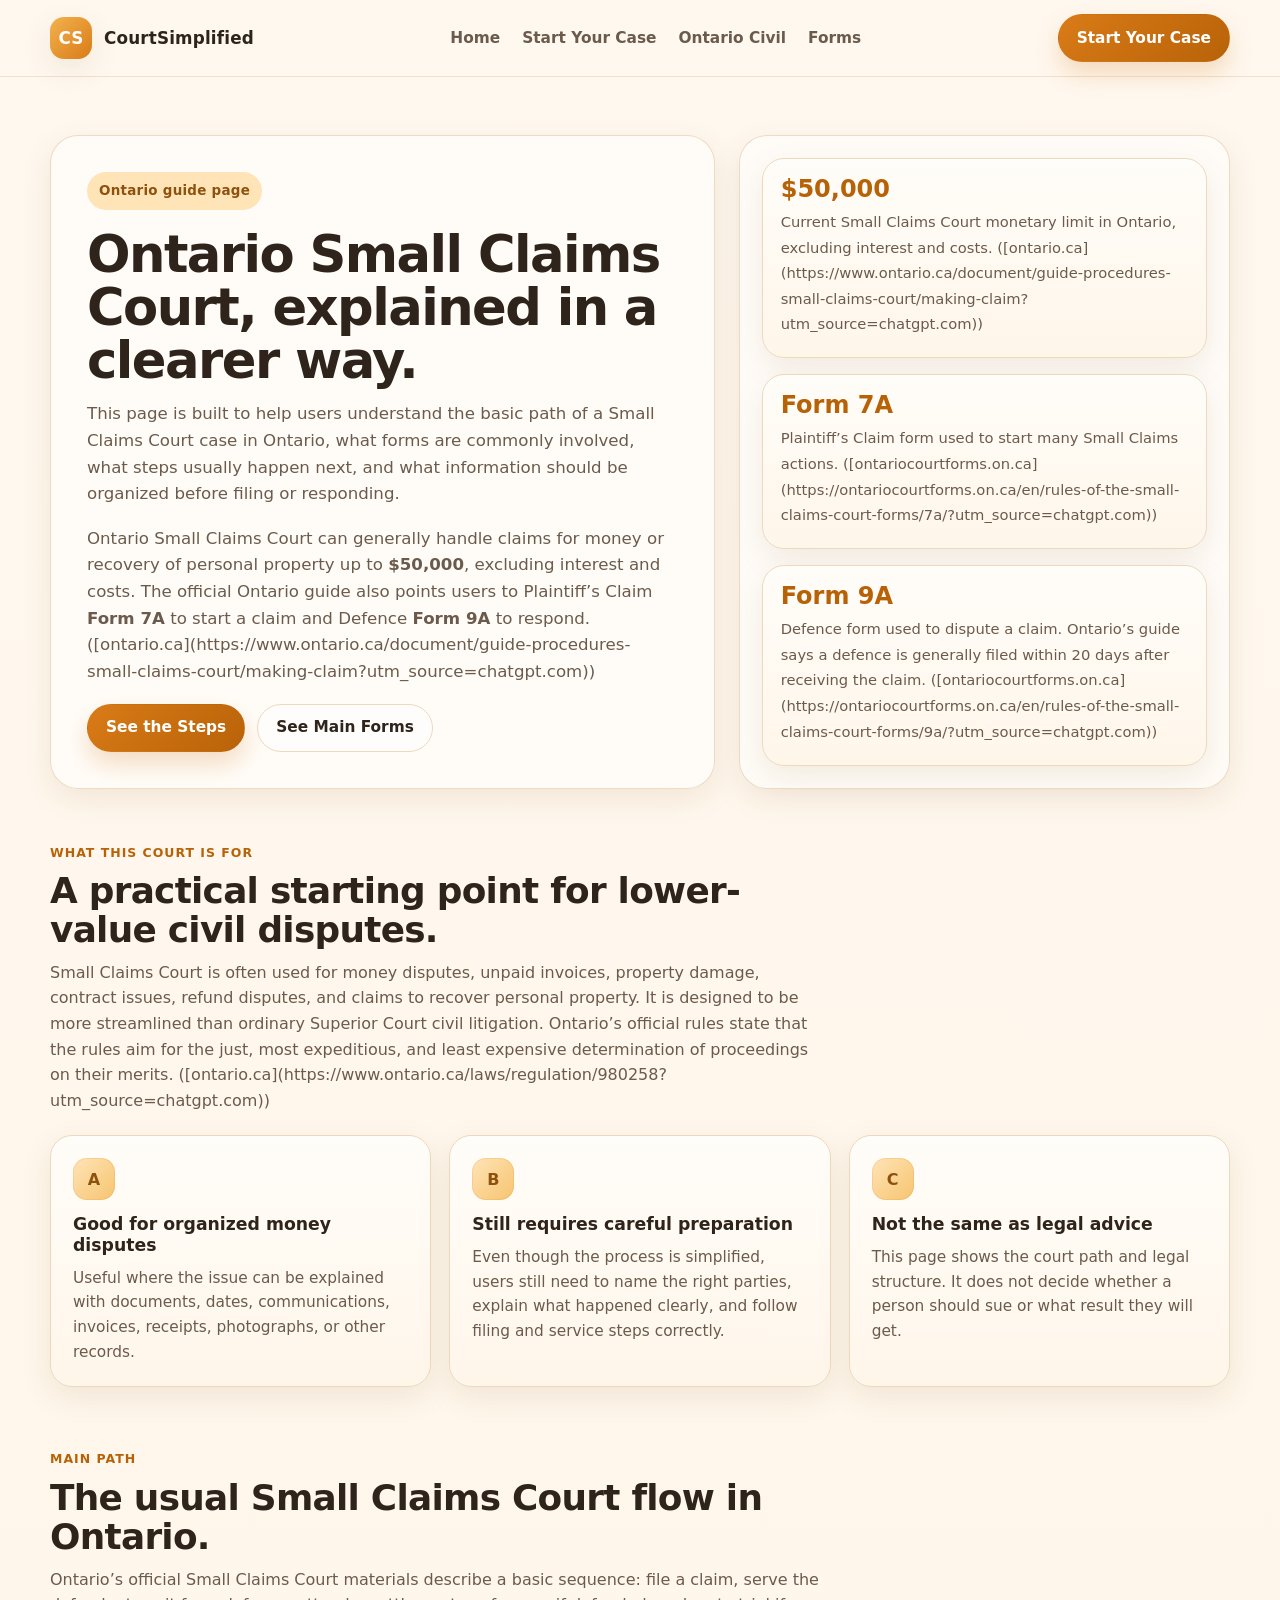
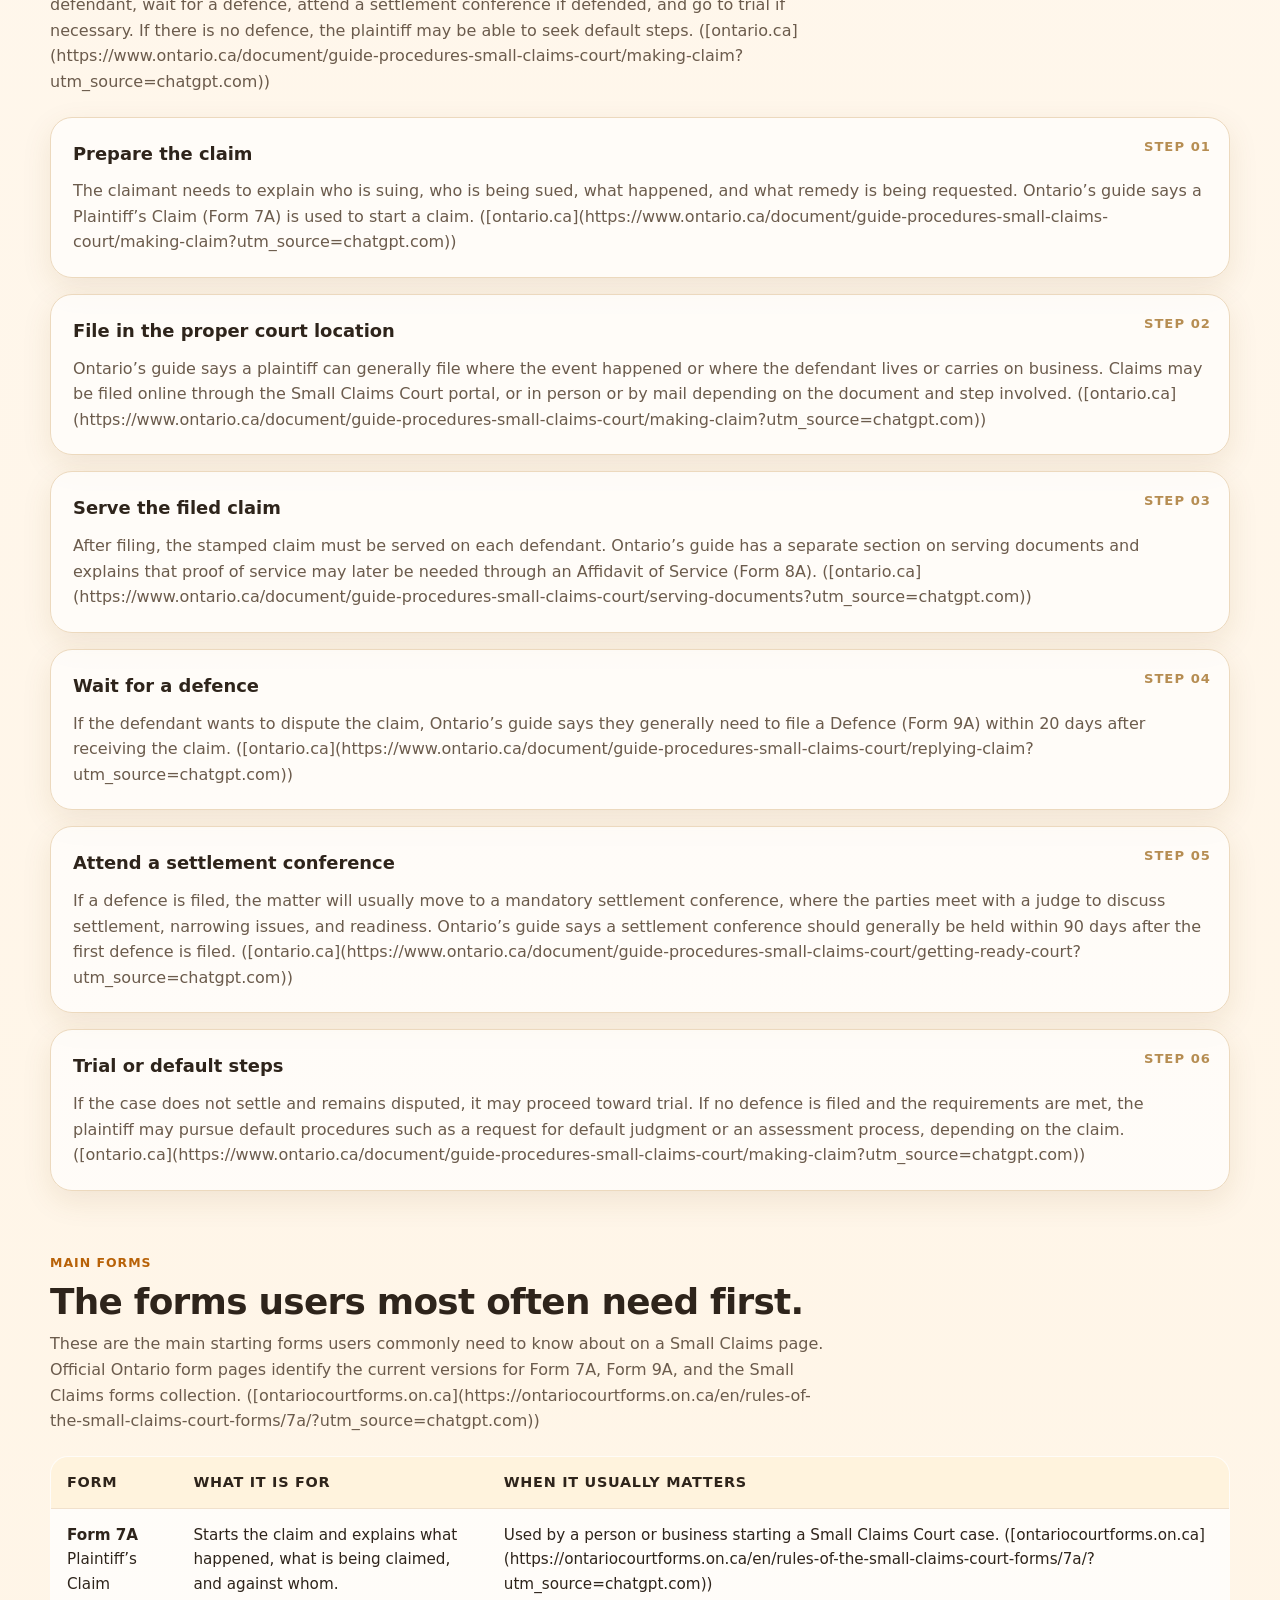
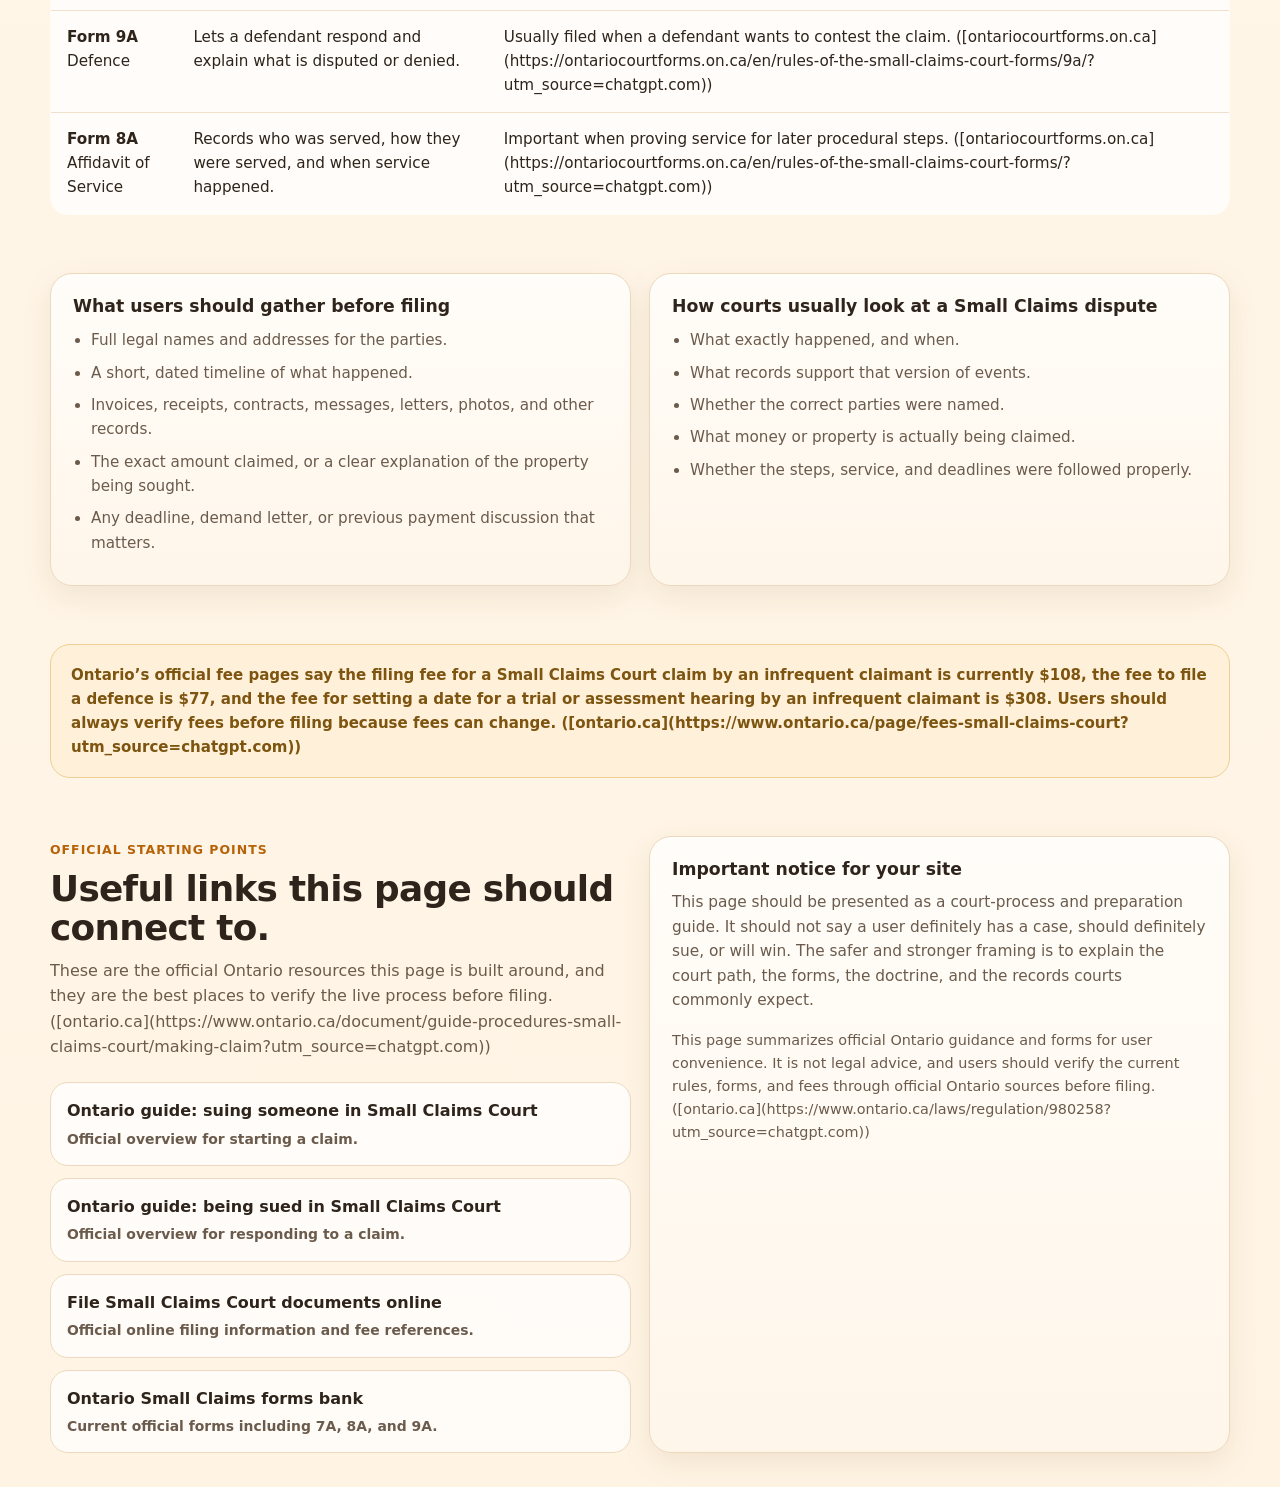
<file: ontario-small-claims.html>
<!DOCTYPE html>
<html lang="en">
<head>
  <meta charset="UTF-8" />
  <meta name="viewport" content="width=device-width, initial-scale=1.0" />
  <title>Ontario Small Claims Court | CourtSimplified</title>
  <meta name="description" content="Ontario Small Claims Court guide for claims up to $50,000. Learn the basic steps, forms, timelines, service rules, settlement conferences, and what to prepare next." />
  <style>
    :root {
      --bg: #fff8ef;
      --bg-soft: #fff3df;
      --panel: #fffdf9;
      --panel-2: #fff6e8;
      --text: #2e241b;
      --muted: #6b5b4c;
      --line: #ecd9be;
      --primary: #d97b17;
      --primary-dark: #b86208;
      --accent: #f3b24d;
      --accent-soft: #ffe4b8;
      --success: #4f7d55;
      --shadow: 0 10px 30px rgba(117, 76, 22, 0.10);
      --radius: 22px;
      --container: 1180px;
    }

    * { box-sizing: border-box; }
    html { scroll-behavior: smooth; }
    body {
      margin: 0;
      font-family: Inter, ui-sans-serif, system-ui, -apple-system, BlinkMacSystemFont, "Segoe UI", sans-serif;
      background: linear-gradient(180deg, #fff8ef 0%, #fff4e4 100%);
      color: var(--text);
      line-height: 1.6;
    }

    a { color: inherit; text-decoration: none; }
    .container { width: min(var(--container), calc(100% - 32px)); margin: 0 auto; }

    .topbar {
      position: sticky;
      top: 0;
      z-index: 30;
      backdrop-filter: blur(12px);
      background: rgba(255, 248, 239, 0.9);
      border-bottom: 1px solid rgba(236, 217, 190, 0.75);
    }

    .nav {
      display: flex;
      align-items: center;
      justify-content: space-between;
      gap: 16px;
      min-height: 76px;
    }

    .brand {
      display: flex;
      align-items: center;
      gap: 12px;
      font-weight: 800;
      font-size: 1.05rem;
      letter-spacing: 0.01em;
    }

    .brand-mark {
      width: 42px;
      height: 42px;
      border-radius: 14px;
      background: linear-gradient(135deg, var(--accent) 0%, var(--primary) 100%);
      box-shadow: var(--shadow);
      display: grid;
      place-items: center;
      color: white;
      font-weight: 900;
    }

    .nav-links {
      display: flex;
      align-items: center;
      gap: 22px;
      color: var(--muted);
      font-weight: 700;
      font-size: 0.96rem;
    }

    .nav-links a:hover { color: var(--primary-dark); }

    .btn {
      display: inline-flex;
      align-items: center;
      justify-content: center;
      gap: 8px;
      min-height: 48px;
      padding: 0 18px;
      border-radius: 999px;
      border: 1px solid transparent;
      font-weight: 800;
      font-size: 0.96rem;
      transition: 0.2s ease;
      cursor: pointer;
    }

    .btn-primary {
      background: linear-gradient(135deg, var(--primary) 0%, var(--primary-dark) 100%);
      color: white;
      box-shadow: 0 12px 24px rgba(205, 110, 11, 0.22);
    }

    .btn-secondary {
      background: rgba(255,255,255,0.62);
      color: var(--text);
      border-color: var(--line);
    }

    .hero { padding: 58px 0 26px; }

    .hero-grid {
      display: grid;
      grid-template-columns: 1.15fr 0.85fr;
      gap: 24px;
      align-items: stretch;
    }

    .hero-copy,
    .hero-side {
      background: rgba(255,255,255,0.58);
      border: 1px solid rgba(236, 217, 190, 0.9);
      border-radius: 28px;
      box-shadow: var(--shadow);
    }

    .hero-copy { padding: 36px; }
    .hero-side { padding: 22px; display: grid; gap: 16px; }

    .eyebrow {
      display: inline-flex;
      align-items: center;
      gap: 8px;
      margin-bottom: 18px;
      padding: 8px 12px;
      border-radius: 999px;
      background: var(--accent-soft);
      color: #8d520d;
      font-size: 0.84rem;
      font-weight: 800;
      letter-spacing: 0.02em;
    }

    h1 {
      margin: 0 0 14px;
      font-size: clamp(2.1rem, 4vw, 4rem);
      line-height: 1.04;
      letter-spacing: -0.03em;
    }

    .hero-copy p {
      margin: 0 0 18px;
      max-width: 66ch;
      color: var(--muted);
      font-size: 1.04rem;
    }

    .hero-actions {
      display: flex;
      gap: 12px;
      flex-wrap: wrap;
      margin-top: 18px;
    }

    .stat-card,
    .mini-card,
    .card {
      background: linear-gradient(180deg, #fffdf9 0%, #fff6ea 100%);
      border: 1px solid var(--line);
      border-radius: 22px;
      box-shadow: var(--shadow);
    }

    .stat-card { padding: 18px; }
    .stat-card strong {
      display: block;
      font-size: 1.5rem;
      line-height: 1;
      margin-bottom: 8px;
      color: var(--primary-dark);
    }
    .stat-card span { color: var(--muted); font-size: 0.92rem; }

    section { padding: 24px 0 34px; }

    .section-head {
      max-width: 780px;
      margin-bottom: 22px;
    }

    .section-head .label {
      color: var(--primary-dark);
      font-weight: 800;
      text-transform: uppercase;
      letter-spacing: 0.08em;
      font-size: 0.78rem;
      margin-bottom: 10px;
      display: inline-block;
    }

    .section-head h2 {
      margin: 0 0 10px;
      font-size: clamp(1.8rem, 2.8vw, 2.8rem);
      line-height: 1.08;
      letter-spacing: -0.02em;
    }

    .section-head p { margin: 0; color: var(--muted); }

    .grid-2,
    .grid-3,
    .grid-4 {
      display: grid;
      gap: 18px;
    }

    .grid-2 { grid-template-columns: repeat(2, 1fr); }
    .grid-3 { grid-template-columns: repeat(3, 1fr); }
    .grid-4 { grid-template-columns: repeat(4, 1fr); }

    .card { padding: 22px; }
    .card h3 { margin: 0 0 10px; font-size: 1.08rem; line-height: 1.2; }
    .card p { margin: 0; color: var(--muted); font-size: 0.96rem; }

    .icon-badge {
      width: 42px;
      height: 42px;
      border-radius: 14px;
      display: grid;
      place-items: center;
      margin-bottom: 14px;
      background: linear-gradient(135deg, #ffe4b8 0%, #f6c46f 100%);
      color: #8d520d;
      font-weight: 900;
      box-shadow: inset 0 0 0 1px rgba(217, 123, 23, 0.15);
    }

    .timeline {
      display: grid;
      gap: 16px;
    }

    .timeline-step {
      background: rgba(255,255,255,0.68);
      border: 1px solid var(--line);
      border-radius: 22px;
      padding: 22px;
      box-shadow: var(--shadow);
      position: relative;
    }

    .timeline-step .step-no {
      position: absolute;
      right: 18px;
      top: 18px;
      font-size: 0.82rem;
      font-weight: 900;
      color: #b68d52;
      letter-spacing: 0.08em;
    }

    .timeline-step h3 { margin: 0 0 10px; font-size: 1.12rem; }
    .timeline-step p { margin: 0; color: var(--muted); }

    .feature-list {
      margin: 12px 0 0;
      padding-left: 18px;
      color: var(--muted);
      font-size: 0.95rem;
    }

    .feature-list li { margin-bottom: 8px; }

    .callout {
      padding: 18px 20px;
      border-radius: 20px;
      background: #fff1d9;
      border: 1px solid #efcf93;
      color: #7d5410;
      font-size: 0.94rem;
      font-weight: 700;
    }

    .forms-table {
      width: 100%;
      border-collapse: collapse;
      overflow: hidden;
      border-radius: 18px;
      background: rgba(255,255,255,0.75);
      border: 1px solid var(--line);
    }

    .forms-table th,
    .forms-table td {
      text-align: left;
      padding: 14px 16px;
      border-bottom: 1px solid rgba(236, 217, 190, 0.75);
      vertical-align: top;
      font-size: 0.95rem;
    }

    .forms-table th {
      background: #fff3dd;
      color: var(--text);
      font-size: 0.9rem;
      text-transform: uppercase;
      letter-spacing: 0.05em;
    }

    .forms-table tr:last-child td { border-bottom: 0; }

    .quick-links {
      display: grid;
      gap: 12px;
    }

    .quick-link {
      display: block;
      padding: 15px 16px;
      border: 1px solid var(--line);
      border-radius: 18px;
      background: rgba(255,255,255,0.76);
      font-weight: 800;
      color: var(--text);
    }

    .quick-link small {
      display: block;
      margin-top: 4px;
      color: var(--muted);
      font-weight: 600;
      font-size: 0.87rem;
    }

    .footer-note {
      margin-top: 16px;
      color: var(--muted);
      font-size: 0.9rem;
    }

    @media (max-width: 1040px) {
      .hero-grid,
      .grid-4,
      .grid-3,
      .grid-2 {
        grid-template-columns: 1fr;
      }
    }

    @media (max-width: 820px) {
      .nav-links { display: none; }
      .hero-copy,
      .hero-side,
      .card,
      .timeline-step,
      .stat-card { padding: 18px; }
      h1 { font-size: 2.35rem; }
      .forms-table,
      .forms-table thead,
      .forms-table tbody,
      .forms-table th,
      .forms-table td,
      .forms-table tr {
        display: block;
        width: 100%;
      }
      .forms-table thead { display: none; }
      .forms-table td {
        border-bottom: 1px solid rgba(236, 217, 190, 0.75);
      }
    }
  </style>
</head>
<body>
  <header class="topbar">
    <div class="container nav">
      <a href="index.html" class="brand" aria-label="CourtSimplified home">
        <div class="brand-mark">CS</div>
        <span>CourtSimplified</span>
      </a>
      <nav class="nav-links" aria-label="Main navigation">
        <a href="index.html">Home</a>
        <a href="start-case.html">Start Your Case</a>
        <a href="ontario-civil.html">Ontario Civil</a>
        <a href="#forms">Forms</a>
      </nav>
      <a class="btn btn-primary" href="start-case.html">Start Your Case</a>
    </div>
  </header>

  <main>
    <section class="hero">
      <div class="container hero-grid">
        <div class="hero-copy">
          <div class="eyebrow">Ontario guide page</div>
          <h1>Ontario Small Claims Court, explained in a clearer way.</h1>
          <p>
            This page is built to help users understand the basic path of a Small Claims Court case in Ontario, what forms are commonly involved, what steps usually happen next, and what information should be organized before filing or responding.
          </p>
          <p>
            Ontario Small Claims Court can generally handle claims for money or recovery of personal property up to <strong>$50,000</strong>, excluding interest and costs. The official Ontario guide also points users to Plaintiff’s Claim <strong>Form 7A</strong> to start a claim and Defence <strong>Form 9A</strong> to respond. ([ontario.ca](https://www.ontario.ca/document/guide-procedures-small-claims-court/making-claim?utm_source=chatgpt.com))
          </p>
          <div class="hero-actions">
            <a href="#steps" class="btn btn-primary">See the Steps</a>
            <a href="#forms" class="btn btn-secondary">See Main Forms</a>
          </div>
        </div>

        <aside class="hero-side">
          <div class="stat-card">
            <strong>$50,000</strong>
            <span>Current Small Claims Court monetary limit in Ontario, excluding interest and costs. ([ontario.ca](https://www.ontario.ca/document/guide-procedures-small-claims-court/making-claim?utm_source=chatgpt.com))</span>
          </div>
          <div class="stat-card">
            <strong>Form 7A</strong>
            <span>Plaintiff’s Claim form used to start many Small Claims actions. ([ontariocourtforms.on.ca](https://ontariocourtforms.on.ca/en/rules-of-the-small-claims-court-forms/7a/?utm_source=chatgpt.com))</span>
          </div>
          <div class="stat-card">
            <strong>Form 9A</strong>
            <span>Defence form used to dispute a claim. Ontario’s guide says a defence is generally filed within 20 days after receiving the claim. ([ontariocourtforms.on.ca](https://ontariocourtforms.on.ca/en/rules-of-the-small-claims-court-forms/9a/?utm_source=chatgpt.com))</span>
          </div>
        </aside>
      </div>
    </section>

    <section>
      <div class="container">
        <div class="section-head">
          <span class="label">What this court is for</span>
          <h2>A practical starting point for lower-value civil disputes.</h2>
          <p>
            Small Claims Court is often used for money disputes, unpaid invoices, property damage, contract issues, refund disputes, and claims to recover personal property. It is designed to be more streamlined than ordinary Superior Court civil litigation. Ontario’s official rules state that the rules aim for the just, most expeditious, and least expensive determination of proceedings on their merits. ([ontario.ca](https://www.ontario.ca/laws/regulation/980258?utm_source=chatgpt.com))
          </p>
        </div>

        <div class="grid-3">
          <div class="card">
            <div class="icon-badge">A</div>
            <h3>Good for organized money disputes</h3>
            <p>Useful where the issue can be explained with documents, dates, communications, invoices, receipts, photographs, or other records.</p>
          </div>
          <div class="card">
            <div class="icon-badge">B</div>
            <h3>Still requires careful preparation</h3>
            <p>Even though the process is simplified, users still need to name the right parties, explain what happened clearly, and follow filing and service steps correctly.</p>
          </div>
          <div class="card">
            <div class="icon-badge">C</div>
            <h3>Not the same as legal advice</h3>
            <p>This page shows the court path and legal structure. It does not decide whether a person should sue or what result they will get.</p>
          </div>
        </div>
      </div>
    </section>

    <section id="steps">
      <div class="container">
        <div class="section-head">
          <span class="label">Main path</span>
          <h2>The usual Small Claims Court flow in Ontario.</h2>
          <p>
            Ontario’s official Small Claims Court materials describe a basic sequence: file a claim, serve the defendant, wait for a defence, attend a settlement conference if defended, and go to trial if necessary. If there is no defence, the plaintiff may be able to seek default steps. ([ontario.ca](https://www.ontario.ca/document/guide-procedures-small-claims-court/making-claim?utm_source=chatgpt.com))
          </p>
        </div>

        <div class="timeline">
          <div class="timeline-step">
            <div class="step-no">STEP 01</div>
            <h3>Prepare the claim</h3>
            <p>
              The claimant needs to explain who is suing, who is being sued, what happened, and what remedy is being requested. Ontario’s guide says a Plaintiff’s Claim (Form 7A) is used to start a claim. ([ontario.ca](https://www.ontario.ca/document/guide-procedures-small-claims-court/making-claim?utm_source=chatgpt.com))
            </p>
          </div>

          <div class="timeline-step">
            <div class="step-no">STEP 02</div>
            <h3>File in the proper court location</h3>
            <p>
              Ontario’s guide says a plaintiff can generally file where the event happened or where the defendant lives or carries on business. Claims may be filed online through the Small Claims Court portal, or in person or by mail depending on the document and step involved. ([ontario.ca](https://www.ontario.ca/document/guide-procedures-small-claims-court/making-claim?utm_source=chatgpt.com))
            </p>
          </div>

          <div class="timeline-step">
            <div class="step-no">STEP 03</div>
            <h3>Serve the filed claim</h3>
            <p>
              After filing, the stamped claim must be served on each defendant. Ontario’s guide has a separate section on serving documents and explains that proof of service may later be needed through an Affidavit of Service (Form 8A). ([ontario.ca](https://www.ontario.ca/document/guide-procedures-small-claims-court/serving-documents?utm_source=chatgpt.com))
            </p>
          </div>

          <div class="timeline-step">
            <div class="step-no">STEP 04</div>
            <h3>Wait for a defence</h3>
            <p>
              If the defendant wants to dispute the claim, Ontario’s guide says they generally need to file a Defence (Form 9A) within 20 days after receiving the claim. ([ontario.ca](https://www.ontario.ca/document/guide-procedures-small-claims-court/replying-claim?utm_source=chatgpt.com))
            </p>
          </div>

          <div class="timeline-step">
            <div class="step-no">STEP 05</div>
            <h3>Attend a settlement conference</h3>
            <p>
              If a defence is filed, the matter will usually move to a mandatory settlement conference, where the parties meet with a judge to discuss settlement, narrowing issues, and readiness. Ontario’s guide says a settlement conference should generally be held within 90 days after the first defence is filed. ([ontario.ca](https://www.ontario.ca/document/guide-procedures-small-claims-court/getting-ready-court?utm_source=chatgpt.com))
            </p>
          </div>

          <div class="timeline-step">
            <div class="step-no">STEP 06</div>
            <h3>Trial or default steps</h3>
            <p>
              If the case does not settle and remains disputed, it may proceed toward trial. If no defence is filed and the requirements are met, the plaintiff may pursue default procedures such as a request for default judgment or an assessment process, depending on the claim. ([ontario.ca](https://www.ontario.ca/document/guide-procedures-small-claims-court/making-claim?utm_source=chatgpt.com))
            </p>
          </div>
        </div>
      </div>
    </section>

    <section id="forms">
      <div class="container">
        <div class="section-head">
          <span class="label">Main forms</span>
          <h2>The forms users most often need first.</h2>
          <p>
            These are the main starting forms users commonly need to know about on a Small Claims page. Official Ontario form pages identify the current versions for Form 7A, Form 9A, and the Small Claims forms collection. ([ontariocourtforms.on.ca](https://ontariocourtforms.on.ca/en/rules-of-the-small-claims-court-forms/7a/?utm_source=chatgpt.com))
          </p>
        </div>

        <table class="forms-table" aria-label="Key Ontario Small Claims forms">
          <thead>
            <tr>
              <th>Form</th>
              <th>What it is for</th>
              <th>When it usually matters</th>
            </tr>
          </thead>
          <tbody>
            <tr>
              <td><strong>Form 7A</strong><br>Plaintiff’s Claim</td>
              <td>Starts the claim and explains what happened, what is being claimed, and against whom.</td>
              <td>Used by a person or business starting a Small Claims Court case. ([ontariocourtforms.on.ca](https://ontariocourtforms.on.ca/en/rules-of-the-small-claims-court-forms/7a/?utm_source=chatgpt.com))</td>
            </tr>
            <tr>
              <td><strong>Form 9A</strong><br>Defence</td>
              <td>Lets a defendant respond and explain what is disputed or denied.</td>
              <td>Usually filed when a defendant wants to contest the claim. ([ontariocourtforms.on.ca](https://ontariocourtforms.on.ca/en/rules-of-the-small-claims-court-forms/9a/?utm_source=chatgpt.com))</td>
            </tr>
            <tr>
              <td><strong>Form 8A</strong><br>Affidavit of Service</td>
              <td>Records who was served, how they were served, and when service happened.</td>
              <td>Important when proving service for later procedural steps. ([ontariocourtforms.on.ca](https://ontariocourtforms.on.ca/en/rules-of-the-small-claims-court-forms/?utm_source=chatgpt.com))</td>
            </tr>
          </tbody>
        </table>
      </div>
    </section>

    <section>
      <div class="container grid-2">
        <div class="card">
          <h3>What users should gather before filing</h3>
          <ul class="feature-list">
            <li>Full legal names and addresses for the parties.</li>
            <li>A short, dated timeline of what happened.</li>
            <li>Invoices, receipts, contracts, messages, letters, photos, and other records.</li>
            <li>The exact amount claimed, or a clear explanation of the property being sought.</li>
            <li>Any deadline, demand letter, or previous payment discussion that matters.</li>
          </ul>
        </div>

        <div class="card">
          <h3>How courts usually look at a Small Claims dispute</h3>
          <ul class="feature-list">
            <li>What exactly happened, and when.</li>
            <li>What records support that version of events.</li>
            <li>Whether the correct parties were named.</li>
            <li>What money or property is actually being claimed.</li>
            <li>Whether the steps, service, and deadlines were followed properly.</li>
          </ul>
        </div>
      </div>
    </section>

    <section>
      <div class="container">
        <div class="callout">
          Ontario’s official fee pages say the filing fee for a Small Claims Court claim by an infrequent claimant is currently $108, the fee to file a defence is $77, and the fee for setting a date for a trial or assessment hearing by an infrequent claimant is $308. Users should always verify fees before filing because fees can change. ([ontario.ca](https://www.ontario.ca/page/fees-small-claims-court?utm_source=chatgpt.com))
        </div>
      </div>
    </section>

    <section>
      <div class="container grid-2">
        <div>
          <div class="section-head">
            <span class="label">Official starting points</span>
            <h2>Useful links this page should connect to.</h2>
            <p>
              These are the official Ontario resources this page is built around, and they are the best places to verify the live process before filing. ([ontario.ca](https://www.ontario.ca/document/guide-procedures-small-claims-court/making-claim?utm_source=chatgpt.com))
            </p>
          </div>
          <div class="quick-links">
            <a class="quick-link" href="https://www.ontario.ca/page/suing-someone-small-claims-court">
              Ontario guide: suing someone in Small Claims Court
              <small>Official overview for starting a claim.</small>
            </a>
            <a class="quick-link" href="https://www.ontario.ca/page/being-sued-small-claims-court">
              Ontario guide: being sued in Small Claims Court
              <small>Official overview for responding to a claim.</small>
            </a>
            <a class="quick-link" href="https://www.ontario.ca/page/file-small-claims-court-documents-online">
              File Small Claims Court documents online
              <small>Official online filing information and fee references.</small>
            </a>
            <a class="quick-link" href="https://ontariocourtforms.on.ca/en/rules-of-the-small-claims-court-forms/">
              Ontario Small Claims forms bank
              <small>Current official forms including 7A, 8A, and 9A.</small>
            </a>
          </div>
        </div>

        <div class="card">
          <h3>Important notice for your site</h3>
          <p>
            This page should be presented as a court-process and preparation guide. It should not say a user definitely has a case, should definitely sue, or will win. The safer and stronger framing is to explain the court path, the forms, the doctrine, and the records courts commonly expect.
          </p>
          <div class="footer-note">
            This page summarizes official Ontario guidance and forms for user convenience. It is not legal advice, and users should verify the current rules, forms, and fees through official Ontario sources before filing. ([ontario.ca](https://www.ontario.ca/laws/regulation/980258?utm_source=chatgpt.com))
          </div>
        </div>
      </div>
    </section>
  </main>
</body>
</html>
</file>
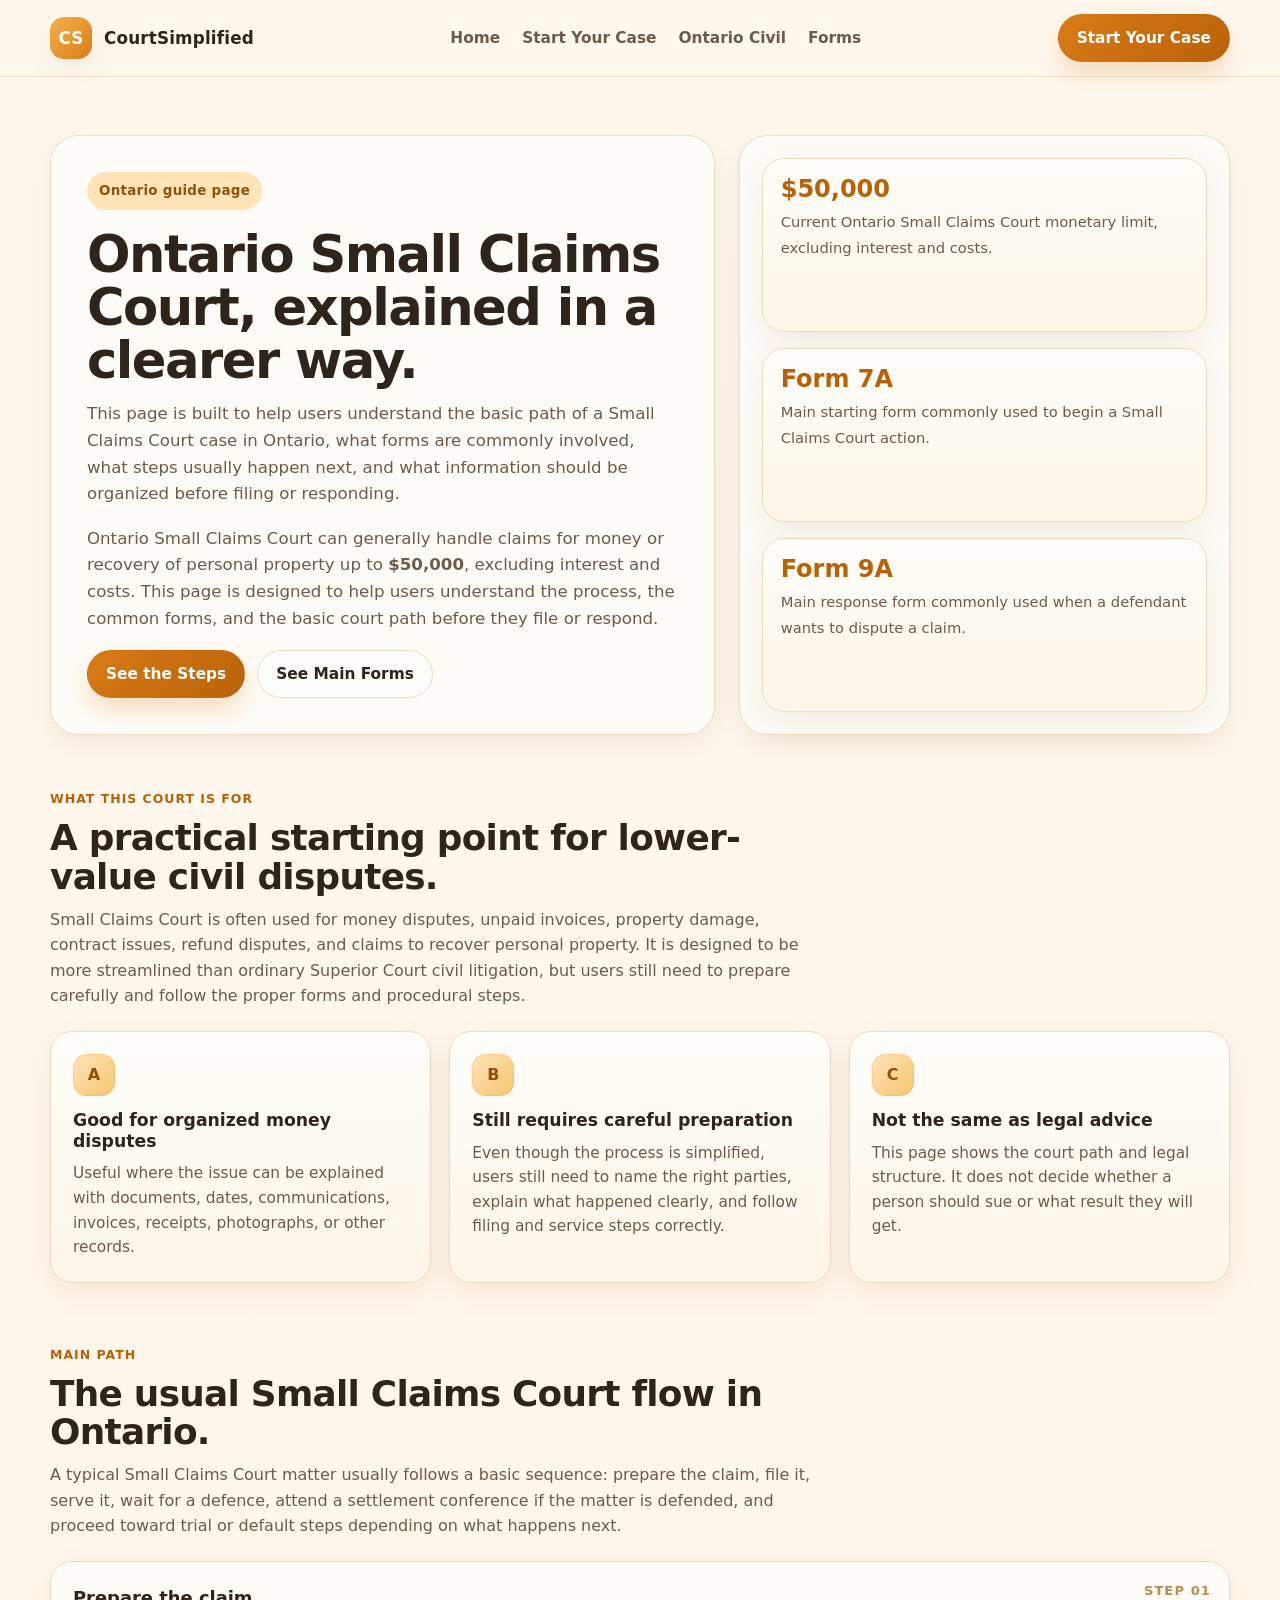
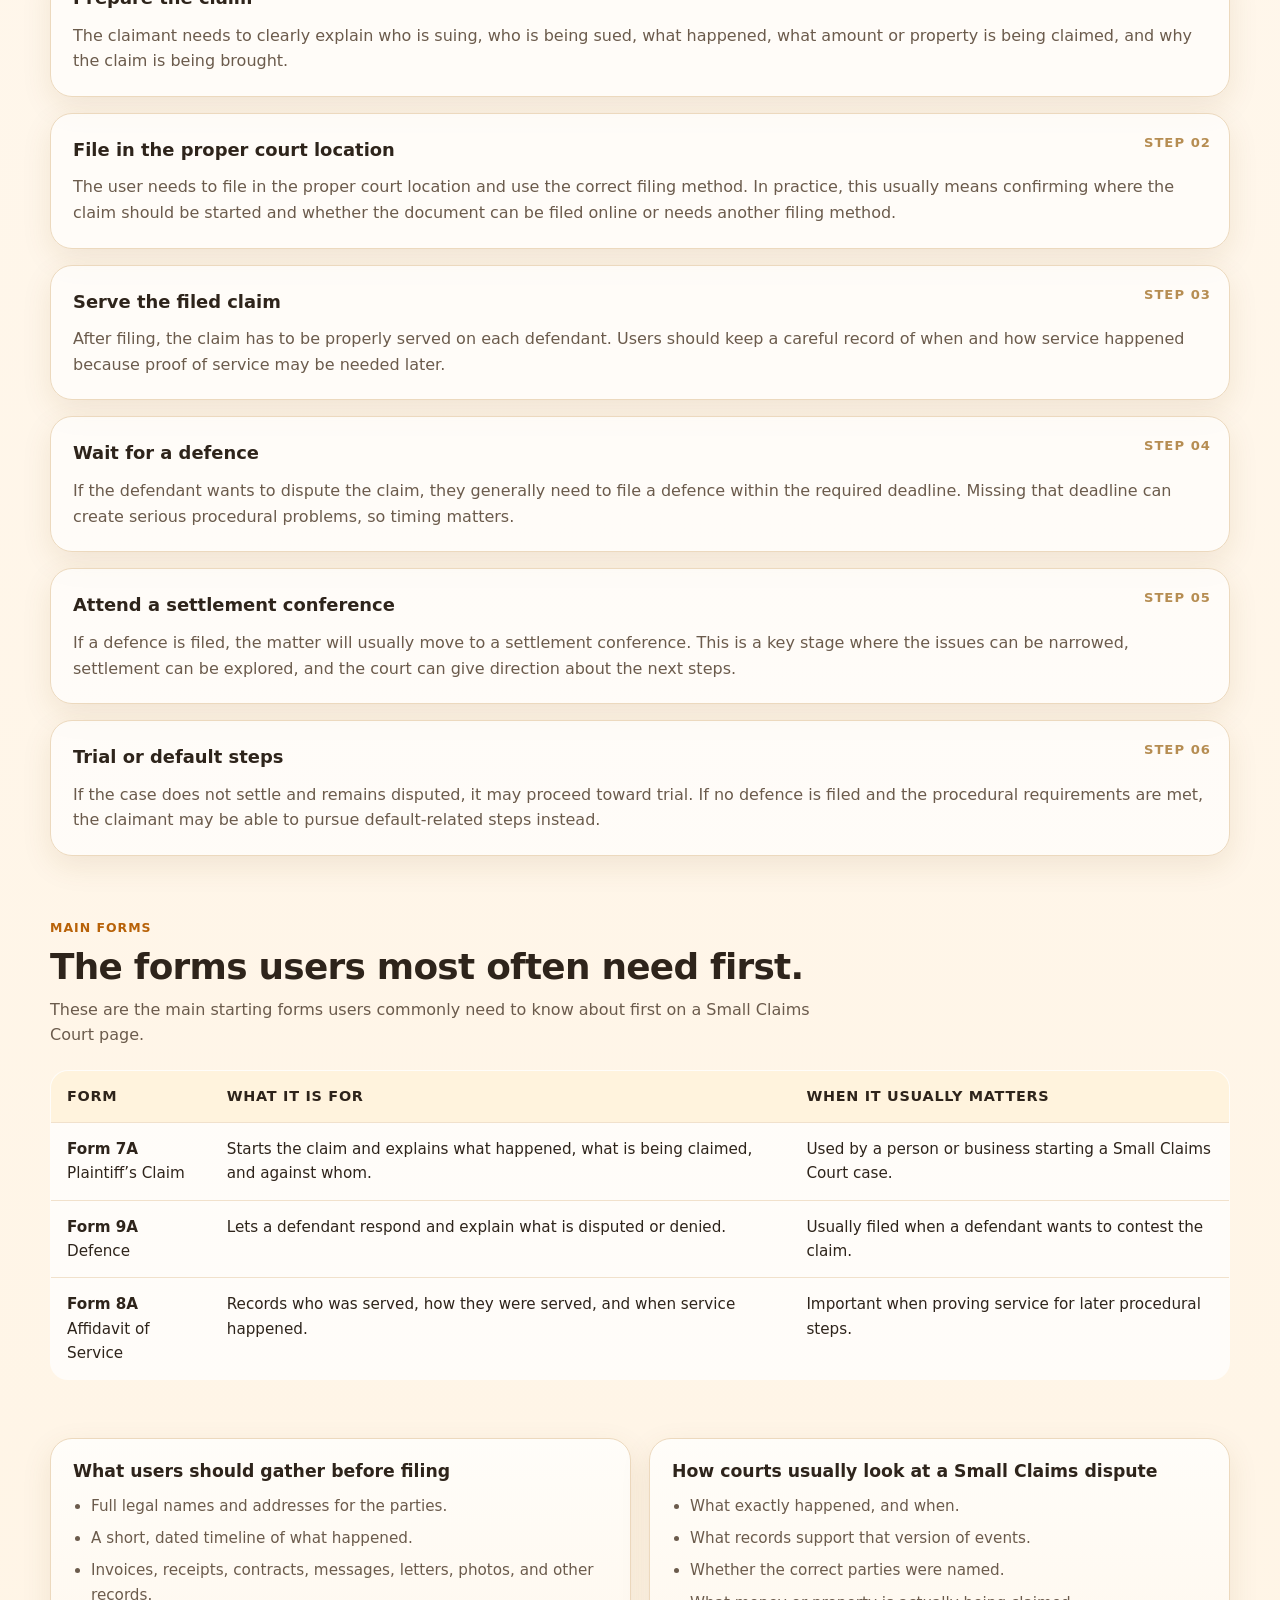
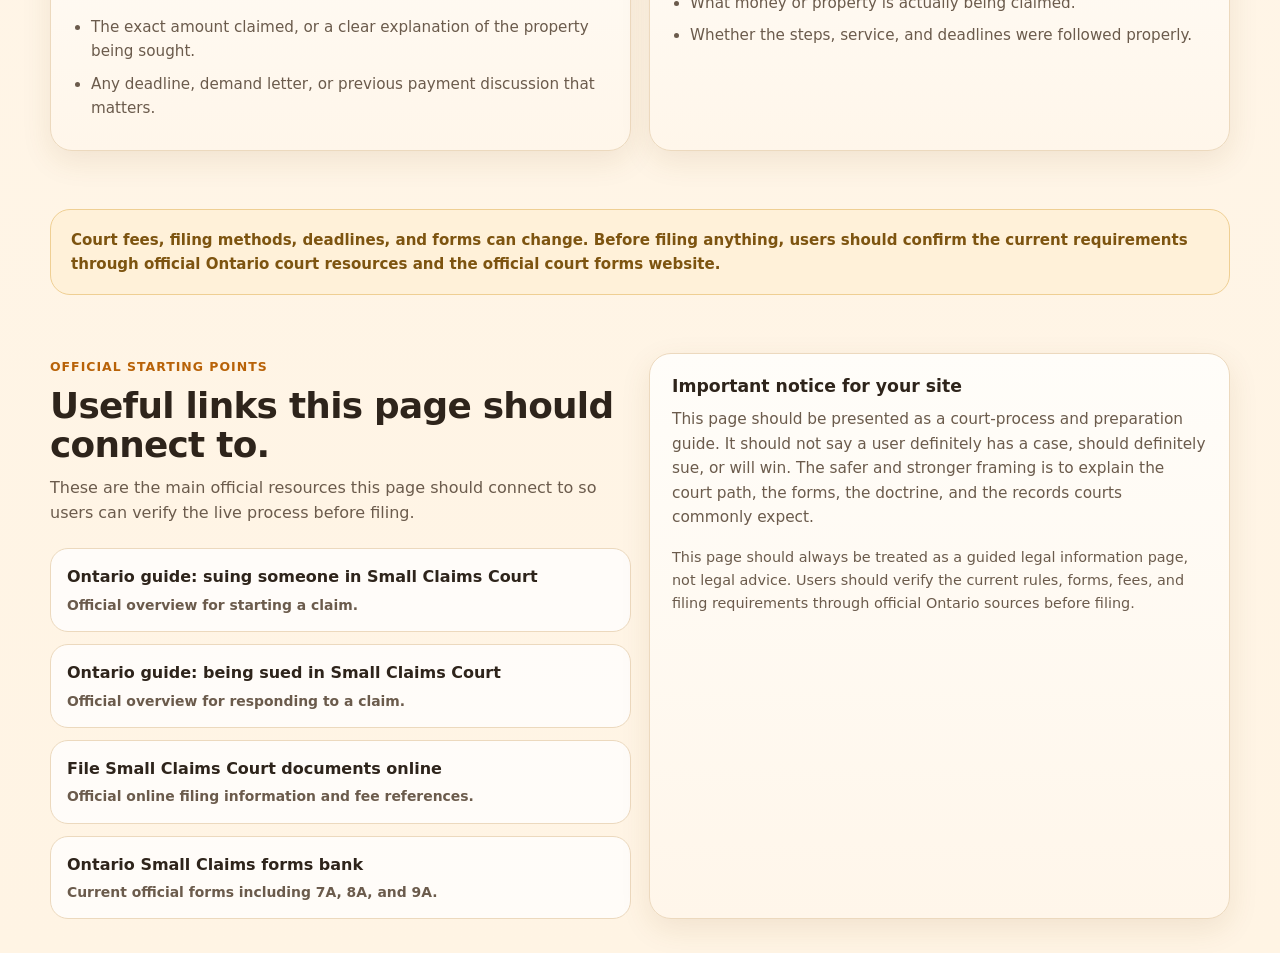
<file: small-claims.html>
<!DOCTYPE html>
<html lang="en">
<head>
  <meta charset="UTF-8" />
  <meta name="viewport" content="width=device-width, initial-scale=1.0" />
  <title>Ontario Small Claims Court | CourtSimplified</title>
  <meta name="description" content="Ontario Small Claims Court guide for claims up to $50,000. Learn the basic steps, forms, timelines, service rules, settlement conferences, and what to prepare next." />
  <style>
    :root {
      --bg: #fff8ef;
      --bg-soft: #fff3df;
      --panel: #fffdf9;
      --panel-2: #fff6e8;
      --text: #2e241b;
      --muted: #6b5b4c;
      --line: #ecd9be;
      --primary: #d97b17;
      --primary-dark: #b86208;
      --accent: #f3b24d;
      --accent-soft: #ffe4b8;
      --success: #4f7d55;
      --shadow: 0 10px 30px rgba(117, 76, 22, 0.10);
      --radius: 22px;
      --container: 1180px;
    }

    * { box-sizing: border-box; }
    html { scroll-behavior: smooth; }
    body {
      margin: 0;
      font-family: Inter, ui-sans-serif, system-ui, -apple-system, BlinkMacSystemFont, "Segoe UI", sans-serif;
      background: linear-gradient(180deg, #fff8ef 0%, #fff4e4 100%);
      color: var(--text);
      line-height: 1.6;
    }

    a { color: inherit; text-decoration: none; }
    .container { width: min(var(--container), calc(100% - 32px)); margin: 0 auto; }

    .topbar {
      position: sticky;
      top: 0;
      z-index: 30;
      backdrop-filter: blur(12px);
      background: rgba(255, 248, 239, 0.9);
      border-bottom: 1px solid rgba(236, 217, 190, 0.75);
    }

    .nav {
      display: flex;
      align-items: center;
      justify-content: space-between;
      gap: 16px;
      min-height: 76px;
    }

    .brand {
      display: flex;
      align-items: center;
      gap: 12px;
      font-weight: 800;
      font-size: 1.05rem;
      letter-spacing: 0.01em;
    }

    .brand-mark {
      width: 42px;
      height: 42px;
      border-radius: 14px;
      background: linear-gradient(135deg, var(--accent) 0%, var(--primary) 100%);
      box-shadow: var(--shadow);
      display: grid;
      place-items: center;
      color: white;
      font-weight: 900;
    }

    .nav-links {
      display: flex;
      align-items: center;
      gap: 22px;
      color: var(--muted);
      font-weight: 700;
      font-size: 0.96rem;
    }

    .nav-links a:hover { color: var(--primary-dark); }

    .btn {
      display: inline-flex;
      align-items: center;
      justify-content: center;
      gap: 8px;
      min-height: 48px;
      padding: 0 18px;
      border-radius: 999px;
      border: 1px solid transparent;
      font-weight: 800;
      font-size: 0.96rem;
      transition: 0.2s ease;
      cursor: pointer;
    }

    .btn-primary {
      background: linear-gradient(135deg, var(--primary) 0%, var(--primary-dark) 100%);
      color: white;
      box-shadow: 0 12px 24px rgba(205, 110, 11, 0.22);
    }

    .btn-secondary {
      background: rgba(255,255,255,0.62);
      color: var(--text);
      border-color: var(--line);
    }

    .hero { padding: 58px 0 26px; }

    .hero-grid {
      display: grid;
      grid-template-columns: 1.15fr 0.85fr;
      gap: 24px;
      align-items: stretch;
    }

    .hero-copy,
    .hero-side {
      background: rgba(255,255,255,0.58);
      border: 1px solid rgba(236, 217, 190, 0.9);
      border-radius: 28px;
      box-shadow: var(--shadow);
    }

    .hero-copy { padding: 36px; }
    .hero-side { padding: 22px; display: grid; gap: 16px; }

    .eyebrow {
      display: inline-flex;
      align-items: center;
      gap: 8px;
      margin-bottom: 18px;
      padding: 8px 12px;
      border-radius: 999px;
      background: var(--accent-soft);
      color: #8d520d;
      font-size: 0.84rem;
      font-weight: 800;
      letter-spacing: 0.02em;
    }

    h1 {
      margin: 0 0 14px;
      font-size: clamp(2.1rem, 4vw, 4rem);
      line-height: 1.04;
      letter-spacing: -0.03em;
    }

    .hero-copy p {
      margin: 0 0 18px;
      max-width: 66ch;
      color: var(--muted);
      font-size: 1.04rem;
    }

    .hero-actions {
      display: flex;
      gap: 12px;
      flex-wrap: wrap;
      margin-top: 18px;
    }

    .stat-card,
    .mini-card,
    .card {
      background: linear-gradient(180deg, #fffdf9 0%, #fff6ea 100%);
      border: 1px solid var(--line);
      border-radius: 22px;
      box-shadow: var(--shadow);
    }

    .stat-card { padding: 18px; }
    .stat-card strong {
      display: block;
      font-size: 1.5rem;
      line-height: 1;
      margin-bottom: 8px;
      color: var(--primary-dark);
    }
    .stat-card span { color: var(--muted); font-size: 0.92rem; }

    section { padding: 24px 0 34px; }

    .section-head {
      max-width: 780px;
      margin-bottom: 22px;
    }

    .section-head .label {
      color: var(--primary-dark);
      font-weight: 800;
      text-transform: uppercase;
      letter-spacing: 0.08em;
      font-size: 0.78rem;
      margin-bottom: 10px;
      display: inline-block;
    }

    .section-head h2 {
      margin: 0 0 10px;
      font-size: clamp(1.8rem, 2.8vw, 2.8rem);
      line-height: 1.08;
      letter-spacing: -0.02em;
    }

    .section-head p { margin: 0; color: var(--muted); }

    .grid-2,
    .grid-3,
    .grid-4 {
      display: grid;
      gap: 18px;
    }

    .grid-2 { grid-template-columns: repeat(2, 1fr); }
    .grid-3 { grid-template-columns: repeat(3, 1fr); }
    .grid-4 { grid-template-columns: repeat(4, 1fr); }

    .card { padding: 22px; }
    .card h3 { margin: 0 0 10px; font-size: 1.08rem; line-height: 1.2; }
    .card p { margin: 0; color: var(--muted); font-size: 0.96rem; }

    .icon-badge {
      width: 42px;
      height: 42px;
      border-radius: 14px;
      display: grid;
      place-items: center;
      margin-bottom: 14px;
      background: linear-gradient(135deg, #ffe4b8 0%, #f6c46f 100%);
      color: #8d520d;
      font-weight: 900;
      box-shadow: inset 0 0 0 1px rgba(217, 123, 23, 0.15);
    }

    .timeline {
      display: grid;
      gap: 16px;
    }

    .timeline-step {
      background: rgba(255,255,255,0.68);
      border: 1px solid var(--line);
      border-radius: 22px;
      padding: 22px;
      box-shadow: var(--shadow);
      position: relative;
    }

    .timeline-step .step-no {
      position: absolute;
      right: 18px;
      top: 18px;
      font-size: 0.82rem;
      font-weight: 900;
      color: #b68d52;
      letter-spacing: 0.08em;
    }

    .timeline-step h3 { margin: 0 0 10px; font-size: 1.12rem; }
    .timeline-step p { margin: 0; color: var(--muted); }

    .feature-list {
      margin: 12px 0 0;
      padding-left: 18px;
      color: var(--muted);
      font-size: 0.95rem;
    }

    .feature-list li { margin-bottom: 8px; }

    .callout {
      padding: 18px 20px;
      border-radius: 20px;
      background: #fff1d9;
      border: 1px solid #efcf93;
      color: #7d5410;
      font-size: 0.94rem;
      font-weight: 700;
    }

    .forms-table {
      width: 100%;
      border-collapse: collapse;
      overflow: hidden;
      border-radius: 18px;
      background: rgba(255,255,255,0.75);
      border: 1px solid var(--line);
    }

    .forms-table th,
    .forms-table td {
      text-align: left;
      padding: 14px 16px;
      border-bottom: 1px solid rgba(236, 217, 190, 0.75);
      vertical-align: top;
      font-size: 0.95rem;
    }

    .forms-table th {
      background: #fff3dd;
      color: var(--text);
      font-size: 0.9rem;
      text-transform: uppercase;
      letter-spacing: 0.05em;
    }

    .forms-table tr:last-child td { border-bottom: 0; }

    .quick-links {
      display: grid;
      gap: 12px;
    }

    .quick-link {
      display: block;
      padding: 15px 16px;
      border: 1px solid var(--line);
      border-radius: 18px;
      background: rgba(255,255,255,0.76);
      font-weight: 800;
      color: var(--text);
    }

    .quick-link small {
      display: block;
      margin-top: 4px;
      color: var(--muted);
      font-weight: 600;
      font-size: 0.87rem;
    }

    .footer-note {
      margin-top: 16px;
      color: var(--muted);
      font-size: 0.9rem;
    }

    @media (max-width: 1040px) {
      .hero-grid,
      .grid-4,
      .grid-3,
      .grid-2 {
        grid-template-columns: 1fr;
      }
    }

    @media (max-width: 820px) {
      .nav-links { display: none; }
      .hero-copy,
      .hero-side,
      .card,
      .timeline-step,
      .stat-card { padding: 18px; }
      h1 { font-size: 2.35rem; }
      .forms-table,
      .forms-table thead,
      .forms-table tbody,
      .forms-table th,
      .forms-table td,
      .forms-table tr {
        display: block;
        width: 100%;
      }
      .forms-table thead { display: none; }
      .forms-table td {
        border-bottom: 1px solid rgba(236, 217, 190, 0.75);
      }
    }
  </style>
</head>
<body>
  <header class="topbar">
    <div class="container nav">
      <a href="index.html" class="brand" aria-label="CourtSimplified home">
        <div class="brand-mark">CS</div>
        <span>CourtSimplified</span>
      </a>
      <nav class="nav-links" aria-label="Main navigation">
        <a href="index.html">Home</a>
        <a href="start-case.html">Start Your Case</a>
        <a href="ontario-civil.html">Ontario Civil</a>
        <a href="#forms">Forms</a>
      </nav>
      <a class="btn btn-primary" href="start-case.html">Start Your Case</a>
    </div>
  </header>

  <main>
    <section class="hero">
      <div class="container hero-grid">
        <div class="hero-copy">
          <div class="eyebrow">Ontario guide page</div>
          <h1>Ontario Small Claims Court, explained in a clearer way.</h1>
          <p>
            This page is built to help users understand the basic path of a Small Claims Court case in Ontario, what forms are commonly involved, what steps usually happen next, and what information should be organized before filing or responding.
          </p>
          <p>
            Ontario Small Claims Court can generally handle claims for money or recovery of personal property up to <strong>$50,000</strong>, excluding interest and costs. This page is designed to help users understand the process, the common forms, and the basic court path before they file or respond.
          </p>
          <div class="hero-actions">
            <a href="#steps" class="btn btn-primary">See the Steps</a>
            <a href="#forms" class="btn btn-secondary">See Main Forms</a>
          </div>
        </div>

        <aside class="hero-side">
          <div class="stat-card">
            <strong>$50,000</strong>
            <span>Current Ontario Small Claims Court monetary limit, excluding interest and costs.</span>
          </div>
          <div class="stat-card">
            <strong>Form 7A</strong>
            <span>Main starting form commonly used to begin a Small Claims Court action.</span>
          </div>
          <div class="stat-card">
            <strong>Form 9A</strong>
            <span>Main response form commonly used when a defendant wants to dispute a claim.</span>
          </div>
        </aside>
      </div>
    </section>

    <section>
      <div class="container">
        <div class="section-head">
          <span class="label">What this court is for</span>
          <h2>A practical starting point for lower-value civil disputes.</h2>
          <p>
            Small Claims Court is often used for money disputes, unpaid invoices, property damage, contract issues, refund disputes, and claims to recover personal property. It is designed to be more streamlined than ordinary Superior Court civil litigation, but users still need to prepare carefully and follow the proper forms and procedural steps.
          </p>
        </div>

        <div class="grid-3">
          <div class="card">
            <div class="icon-badge">A</div>
            <h3>Good for organized money disputes</h3>
            <p>Useful where the issue can be explained with documents, dates, communications, invoices, receipts, photographs, or other records.</p>
          </div>
          <div class="card">
            <div class="icon-badge">B</div>
            <h3>Still requires careful preparation</h3>
            <p>Even though the process is simplified, users still need to name the right parties, explain what happened clearly, and follow filing and service steps correctly.</p>
          </div>
          <div class="card">
            <div class="icon-badge">C</div>
            <h3>Not the same as legal advice</h3>
            <p>This page shows the court path and legal structure. It does not decide whether a person should sue or what result they will get.</p>
          </div>
        </div>
      </div>
    </section>

    <section id="steps">
      <div class="container">
        <div class="section-head">
          <span class="label">Main path</span>
          <h2>The usual Small Claims Court flow in Ontario.</h2>
          <p>
            A typical Small Claims Court matter usually follows a basic sequence: prepare the claim, file it, serve it, wait for a defence, attend a settlement conference if the matter is defended, and proceed toward trial or default steps depending on what happens next.
          </p>
        </div>

        <div class="timeline">
          <div class="timeline-step">
            <div class="step-no">STEP 01</div>
            <h3>Prepare the claim</h3>
            <p>
              The claimant needs to clearly explain who is suing, who is being sued, what happened, what amount or property is being claimed, and why the claim is being brought.
            </p>
          </div>

          <div class="timeline-step">
            <div class="step-no">STEP 02</div>
            <h3>File in the proper court location</h3>
            <p>
              The user needs to file in the proper court location and use the correct filing method. In practice, this usually means confirming where the claim should be started and whether the document can be filed online or needs another filing method.
            </p>
          </div>

          <div class="timeline-step">
            <div class="step-no">STEP 03</div>
            <h3>Serve the filed claim</h3>
            <p>
              After filing, the claim has to be properly served on each defendant. Users should keep a careful record of when and how service happened because proof of service may be needed later.
            </p>
          </div>

          <div class="timeline-step">
            <div class="step-no">STEP 04</div>
            <h3>Wait for a defence</h3>
            <p>
              If the defendant wants to dispute the claim, they generally need to file a defence within the required deadline. Missing that deadline can create serious procedural problems, so timing matters.
            </p>
          </div>

          <div class="timeline-step">
            <div class="step-no">STEP 05</div>
            <h3>Attend a settlement conference</h3>
            <p>
              If a defence is filed, the matter will usually move to a settlement conference. This is a key stage where the issues can be narrowed, settlement can be explored, and the court can give direction about the next steps.
            </p>
          </div>

          <div class="timeline-step">
            <div class="step-no">STEP 06</div>
            <h3>Trial or default steps</h3>
            <p>
              If the case does not settle and remains disputed, it may proceed toward trial. If no defence is filed and the procedural requirements are met, the claimant may be able to pursue default-related steps instead.
            </p>
          </div>
        </div>
      </div>
    </section>

    <section id="forms">
      <div class="container">
        <div class="section-head">
          <span class="label">Main forms</span>
          <h2>The forms users most often need first.</h2>
          <p>
            These are the main starting forms users commonly need to know about first on a Small Claims Court page.
          </p>
        </div>

        <table class="forms-table" aria-label="Key Ontario Small Claims forms">
          <thead>
            <tr>
              <th>Form</th>
              <th>What it is for</th>
              <th>When it usually matters</th>
            </tr>
          </thead>
          <tbody>
            <tr>
              <td><strong>Form 7A</strong><br>Plaintiff’s Claim</td>
              <td>Starts the claim and explains what happened, what is being claimed, and against whom.</td>
              <td>Used by a person or business starting a Small Claims Court case.</td>
            </tr>
            <tr>
              <td><strong>Form 9A</strong><br>Defence</td>
              <td>Lets a defendant respond and explain what is disputed or denied.</td>
              <td>Usually filed when a defendant wants to contest the claim.</td>
            </tr>
            <tr>
              <td><strong>Form 8A</strong><br>Affidavit of Service</td>
              <td>Records who was served, how they were served, and when service happened.</td>
              <td>Important when proving service for later procedural steps.</td>
            </tr>
          </tbody>
        </table>
      </div>
    </section>

    <section>
      <div class="container grid-2">
        <div class="card">
          <h3>What users should gather before filing</h3>
          <ul class="feature-list">
            <li>Full legal names and addresses for the parties.</li>
            <li>A short, dated timeline of what happened.</li>
            <li>Invoices, receipts, contracts, messages, letters, photos, and other records.</li>
            <li>The exact amount claimed, or a clear explanation of the property being sought.</li>
            <li>Any deadline, demand letter, or previous payment discussion that matters.</li>
          </ul>
        </div>

        <div class="card">
          <h3>How courts usually look at a Small Claims dispute</h3>
          <ul class="feature-list">
            <li>What exactly happened, and when.</li>
            <li>What records support that version of events.</li>
            <li>Whether the correct parties were named.</li>
            <li>What money or property is actually being claimed.</li>
            <li>Whether the steps, service, and deadlines were followed properly.</li>
          </ul>
        </div>
      </div>
    </section>

    <section>
      <div class="container">
        <div class="callout">
          Court fees, filing methods, deadlines, and forms can change. Before filing anything, users should confirm the current requirements through official Ontario court resources and the official court forms website.
        </div>
      </div>
    </section>

    <section>
      <div class="container grid-2">
        <div>
          <div class="section-head">
            <span class="label">Official starting points</span>
            <h2>Useful links this page should connect to.</h2>
            <p>
              These are the main official resources this page should connect to so users can verify the live process before filing.
            </p>
          </div>
          <div class="quick-links">
            <a class="quick-link" href="https://www.ontario.ca/page/suing-someone-small-claims-court">
              Ontario guide: suing someone in Small Claims Court
              <small>Official overview for starting a claim.</small>
            </a>
            <a class="quick-link" href="https://www.ontario.ca/page/being-sued-small-claims-court">
              Ontario guide: being sued in Small Claims Court
              <small>Official overview for responding to a claim.</small>
            </a>
            <a class="quick-link" href="https://www.ontario.ca/page/file-small-claims-court-documents-online">
              File Small Claims Court documents online
              <small>Official online filing information and fee references.</small>
            </a>
            <a class="quick-link" href="https://ontariocourtforms.on.ca/en/rules-of-the-small-claims-court-forms/">
              Ontario Small Claims forms bank
              <small>Current official forms including 7A, 8A, and 9A.</small>
            </a>
          </div>
        </div>

        <div class="card">
          <h3>Important notice for your site</h3>
          <p>
            This page should be presented as a court-process and preparation guide. It should not say a user definitely has a case, should definitely sue, or will win. The safer and stronger framing is to explain the court path, the forms, the doctrine, and the records courts commonly expect.
          </p>
          <div class="footer-note">
            This page should always be treated as a guided legal information page, not legal advice. Users should verify the current rules, forms, fees, and filing requirements through official Ontario sources before filing.
          </div>
        </div>
      </div>
    </section>
  </main>
</body>
</html>
</file>
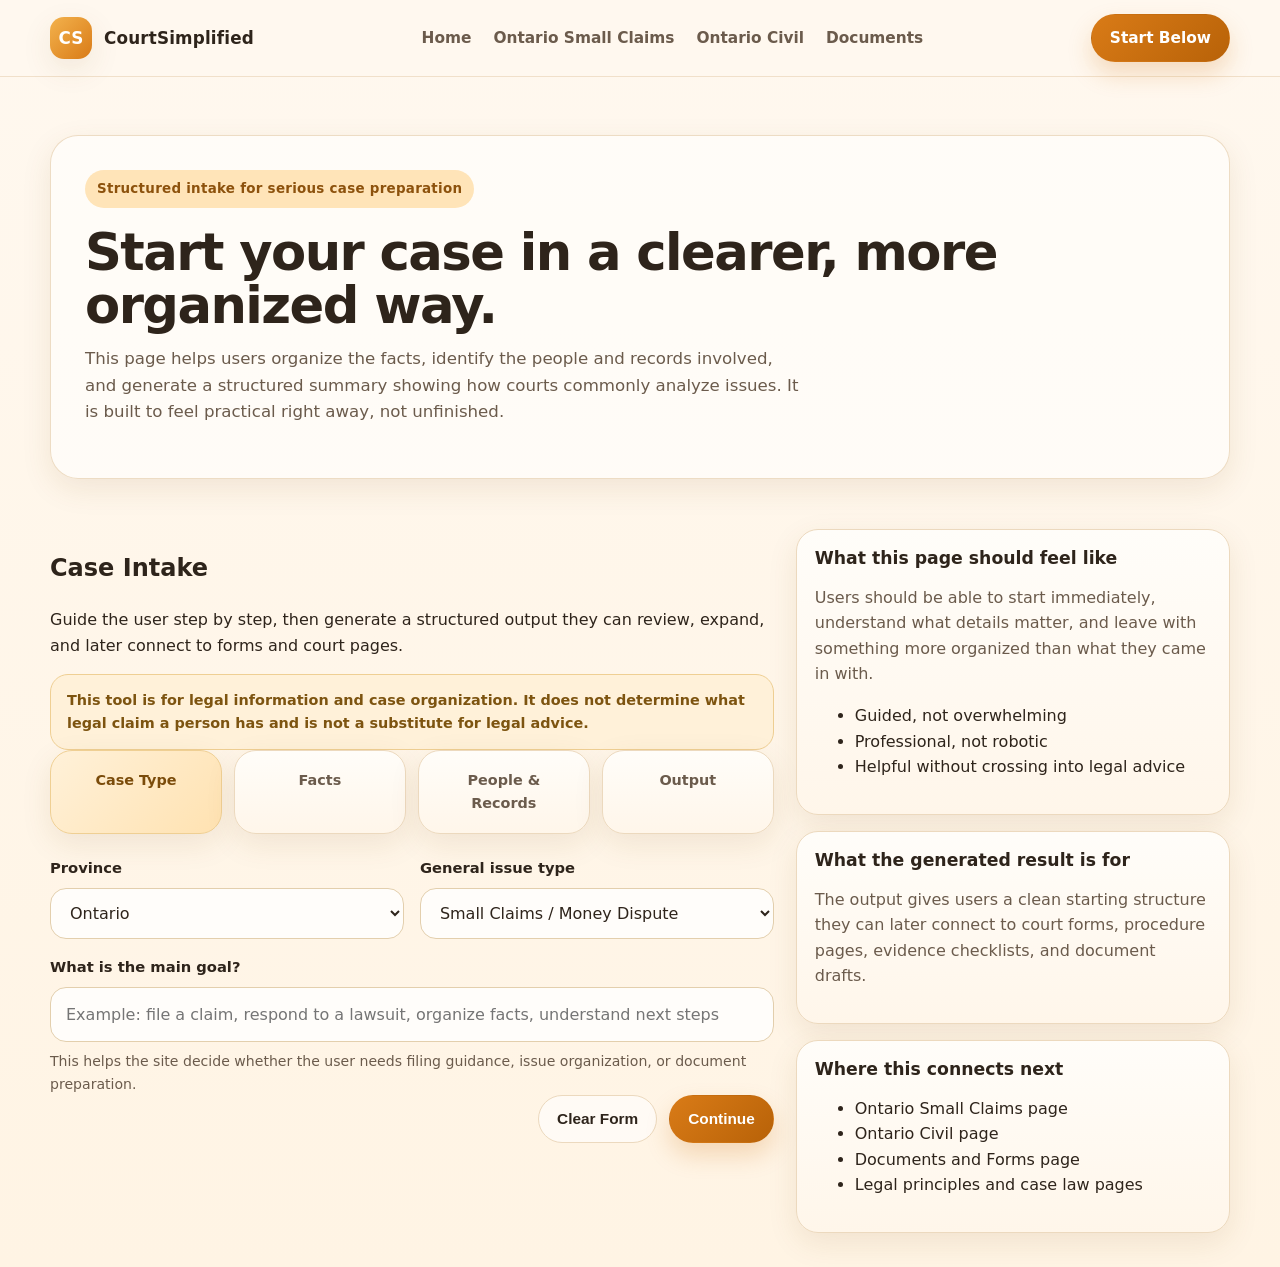
<file: start-case.html>
<!DOCTYPE html>
<html lang="en">
<head>
  <meta charset="UTF-8" />
  <meta name="viewport" content="width=device-width, initial-scale=1.0" />
  <title>Start Your Case | CourtSimplified</title>
  <meta name="description" content="Start your case with CourtSimplified. Enter your facts, timeline, parties, and documents to generate a structured case summary and preparation guide." />
  <link rel="stylesheet" href="styles.css" />
</head>
<body>
  <header class="topbar">
    <div class="container nav">
      <a href="index.html" class="brand" aria-label="CourtSimplified home">
        <div class="brand-mark">CS</div>
        <span>CourtSimplified</span>
      </a>
      <nav class="nav-links" aria-label="Main navigation">
        <a href="index.html">Home</a>
        <a href="ontario-small-claims.html">Ontario Small Claims</a>
        <a href="ontario-civil.html">Ontario Civil</a>
        <a href="documents.html">Documents</a>
      </nav>
      <a class="btn btn-primary" href="#case-form">Start Below</a>
    </div>
  </header>

  <main>
    <section class="hero">
      <div class="container hero-shell">
        <div class="eyebrow">Structured intake for serious case preparation</div>
        <h1>Start your case in a clearer, more organized way.</h1>
        <p>
          This page helps users organize the facts, identify the people and records involved, and generate a structured summary showing how courts commonly analyze issues. It is built to feel practical right away, not unfinished.
        </p>
      </div>
    </section>

    <section>
      <div class="container layout">
        <div class="panel">
          <div class="panel-head">
            <h2>Case Intake</h2>
            <p>Guide the user step by step, then generate a structured output they can review, expand, and later connect to forms and court pages.</p>
          </div>
          <div class="panel-body">
            <div class="notice">
              This tool is for legal information and case organization. It does not determine what legal claim a person has and is not a substitute for legal advice.
            </div>

            <div class="progress" aria-label="Progress steps">
              <div class="progress-step active" data-step-label="1">Case Type</div>
              <div class="progress-step" data-step-label="2">Facts</div>
              <div class="progress-step" data-step-label="3">People &amp; Records</div>
              <div class="progress-step" data-step-label="4">Output</div>
            </div>

            <form id="case-form">
              <div class="step-pane active" data-step="1">
                <div class="field-grid">
                  <div class="field">
                    <label for="province">Province</label>
                    <select id="province" name="province">
                      <option>Ontario</option>
                      <option>British Columbia</option>
                      <option>Alberta</option>
                      <option>Manitoba</option>
                      <option>Saskatchewan</option>
                      <option>Nova Scotia</option>
                      <option>New Brunswick</option>
                      <option>Prince Edward Island</option>
                      <option>Newfoundland and Labrador</option>
                      <option>Other / Unsure</option>
                    </select>
                  </div>
                  <div class="field">
                    <label for="matterType">General issue type</label>
                    <select id="matterType" name="matterType">
                      <option>Small Claims / Money Dispute</option>
                      <option>Civil Claim</option>
                      <option>Contract / Service Dispute</option>
                      <option>Negligence / Injury Issue</option>
                      <option>Public Law / Charter Concern</option>
                      <option>Employment Issue</option>
                      <option>Housing / Landlord Issue</option>
                      <option>Other / Unsure</option>
                    </select>
                  </div>
                  <div class="field full">
                    <label for="goal">What is the main goal?</label>
                    <input id="goal" name="goal" type="text" placeholder="Example: file a claim, respond to a lawsuit, organize facts, understand next steps" />
                    <div class="helper">This helps the site decide whether the user needs filing guidance, issue organization, or document preparation.</div>
                  </div>
                </div>
              </div>

              <div class="step-pane" data-step="2">
                <div class="field-grid">
                  <div class="field full">
                    <label for="whatHappened">What happened?</label>
                    <textarea id="whatHappened" name="whatHappened" placeholder="Describe the situation in your own words. Include what happened, where it happened, and why you believe it matters."></textarea>
                  </div>
                  <div class="field">
                    <label for="whenStarted">When did the problem start?</label>
                    <input id="whenStarted" name="whenStarted" type="text" placeholder="Example: January 2025 or March 14, 2026" />
                  </div>
                  <div class="field">
                    <label for="recentEvent">Most recent important event</label>
                    <input id="recentEvent" name="recentEvent" type="text" placeholder="Example: received a letter, court date, refusal, injury, missed payment" />
                  </div>
                  <div class="field full">
                    <label for="harm">What harm, loss, or problem resulted?</label>
                    <textarea id="harm" name="harm" placeholder="Explain the impact: money lost, injury, stress, lost opportunity, denial of rights, damage to property, or other consequences."></textarea>
                  </div>
                </div>
              </div>

              <div class="step-pane" data-step="3">
                <div class="field-grid">
                  <div class="field full">
                    <label for="people">Who is involved?</label>
                    <textarea id="people" name="people" placeholder="List the people, businesses, institutions, government bodies, or witnesses involved."></textarea>
                  </div>
                  <div class="field full">
                    <label for="records">What documents, messages, or records do you already have?</label>
                    <textarea id="records" name="records" placeholder="Examples: emails, texts, contracts, photos, receipts, medical notes, court papers, letters, reports."></textarea>
                  </div>
                  <div class="field full">
                    <label for="deadline">Any known deadline or court date?</label>
                    <input id="deadline" name="deadline" type="text" placeholder="Example: defence due next week, limitation concern, hearing on May 20" />
                  </div>
                </div>
              </div>

              <div class="step-pane" data-step="4">
                <div class="output-card" id="outputCard">
                  <h3>Your Structured Case Output</h3>

                  <div class="output-block">
                    <h4>Case summary</h4>
                    <p id="summaryText"></p>
                  </div>

                  <div class="output-block">
                    <h4>Possible legal pathways courts may examine</h4>
                    <ul id="pathwaysList"></ul>
                  </div>

                  <div class="output-block">
                    <h4>Information likely to matter most</h4>
                    <ul id="keyInfoList"></ul>
                  </div>

                  <div class="output-block">
                    <h4>Suggested next preparation steps</h4>
                    <ul id="nextStepsList"></ul>
                  </div>

                  <div class="footer-note">
                    This output is an organizational and educational starting point. It should be reviewed carefully and compared against the correct court rules and official forms.
                  </div>
                </div>
              </div>

              <div class="toolbar">
                <button type="button" class="btn btn-secondary" id="prevBtn">Back</button>
                <div style="display:flex; gap:12px; flex-wrap:wrap;">
                  <button type="button" class="btn btn-secondary" id="resetBtn">Clear Form</button>
                  <button type="button" class="btn btn-primary" id="nextBtn">Continue</button>
                </div>
              </div>
            </form>
          </div>
        </div>

        <aside class="side-stack">
          <div class="mini-card">
            <h3>What this page should feel like</h3>
            <p>
              Users should be able to start immediately, understand what details matter, and leave with something more organized than what they came in with.
            </p>
            <ul class="mini-list">
              <li>Guided, not overwhelming</li>
              <li>Professional, not robotic</li>
              <li>Helpful without crossing into legal advice</li>
            </ul>
          </div>

          <div class="mini-card">
            <h3>What the generated result is for</h3>
            <p>
              The output gives users a clean starting structure they can later connect to court forms, procedure pages, evidence checklists, and document drafts.
            </p>
          </div>

          <div class="mini-card">
            <h3>Where this connects next</h3>
            <ul class="mini-list">
              <li>Ontario Small Claims page</li>
              <li>Ontario Civil page</li>
              <li>Documents and Forms page</li>
              <li>Legal principles and case law pages</li>
            </ul>
          </div>
        </aside>
      </div>
    </section>
  </main>

  <script src="app.js"></script>
</body>
</html>
</file>
<file: styles.css>
:root {
  --bg: #fff8ef;
  --bg-soft: #fff3df;
  --panel: #fffdf9;
  --panel-2: #fff6e8;
  --text: #2e241b;
  --muted: #6b5b4c;
  --line: #ecd9be;
  --line-strong: #e2c99f;
  --primary: #d97b17;
  --primary-dark: #b86208;
  --accent: #f3b24d;
  --accent-soft: #ffe4b8;
  --success: #4f7d55;
  --warning-bg: #fff1d9;
  --warning-line: #efcf93;
  --warning-text: #7d5410;
  --shadow: 0 10px 30px rgba(117, 76, 22, 0.10);
  --radius: 22px;
  --radius-lg: 28px;
  --radius-sm: 14px;
  --container: 1180px;
}

* {
  box-sizing: border-box;
}

html {
  scroll-behavior: smooth;
}

body {
  margin: 0;
  font-family: Inter, ui-sans-serif, system-ui, -apple-system, BlinkMacSystemFont, "Segoe UI", sans-serif;
  background: linear-gradient(180deg, #fff8ef 0%, #fff4e4 100%);
  color: var(--text);
  line-height: 1.6;
}

a {
  color: inherit;
  text-decoration: none;
}

img {
  max-width: 100%;
  display: block;
}

.container {
  width: min(var(--container), calc(100% - 32px));
  margin: 0 auto;
}

.topbar {
  position: sticky;
  top: 0;
  z-index: 30;
  backdrop-filter: blur(12px);
  background: rgba(255, 248, 239, 0.9);
  border-bottom: 1px solid rgba(236, 217, 190, 0.75);
}

.nav {
  display: flex;
  align-items: center;
  justify-content: space-between;
  gap: 16px;
  min-height: 76px;
}

.brand {
  display: flex;
  align-items: center;
  gap: 12px;
  font-weight: 800;
  font-size: 1.05rem;
  letter-spacing: 0.01em;
}

.brand-mark {
  width: 42px;
  height: 42px;
  border-radius: 14px;
  background: linear-gradient(135deg, var(--accent) 0%, var(--primary) 100%);
  box-shadow: var(--shadow);
  display: grid;
  place-items: center;
  color: white;
  font-weight: 900;
}

.nav-links {
  display: flex;
  align-items: center;
  gap: 22px;
  color: var(--muted);
  font-weight: 700;
  font-size: 0.96rem;
}

.nav-links a:hover {
  color: var(--primary-dark);
}

.nav-actions {
  display: flex;
  align-items: center;
  gap: 12px;
}

.mobile-toggle {
  display: none;
  background: rgba(255,255,255,0.65);
  border: 1px solid var(--line);
  border-radius: 14px;
  min-width: 46px;
  min-height: 46px;
  font-size: 1.1rem;
  font-weight: 900;
}

.btn {
  display: inline-flex;
  align-items: center;
  justify-content: center;
  gap: 8px;
  min-height: 48px;
  padding: 0 18px;
  border-radius: 999px;
  border: 1px solid transparent;
  font-weight: 800;
  font-size: 0.96rem;
  transition: 0.2s ease;
  cursor: pointer;
}

.btn-primary {
  background: linear-gradient(135deg, var(--primary) 0%, var(--primary-dark) 100%);
  color: white;
  box-shadow: 0 12px 24px rgba(205, 110, 11, 0.22);
}

.btn-primary:hover {
  transform: translateY(-1px);
  filter: brightness(1.02);
}

.btn-secondary {
  background: rgba(255,255,255,0.62);
  color: var(--text);
  border-color: var(--line);
}

.btn-secondary:hover {
  background: white;
  border-color: var(--line-strong);
}

.hero {
  padding: 58px 0 26px;
}

.hero-grid {
  display: grid;
  grid-template-columns: 1.12fr 0.88fr;
  gap: 24px;
  align-items: stretch;
}

.hero-copy,
.hero-side,
.hero-panel,
.hero-shell {
  background: rgba(255,255,255,0.58);
  border: 1px solid rgba(236, 217, 190, 0.9);
  border-radius: var(--radius-lg);
  box-shadow: var(--shadow);
}

.hero-copy {
  padding: 36px;
}

.hero-side,
.hero-panel {
  padding: 22px;
  display: grid;
  gap: 16px;
}

.hero-shell {
  padding: 34px;
}

.eyebrow {
  display: inline-flex;
  align-items: center;
  gap: 8px;
  margin-bottom: 18px;
  padding: 8px 12px;
  border-radius: 999px;
  background: var(--accent-soft);
  color: #8d520d;
  font-size: 0.84rem;
  font-weight: 800;
  letter-spacing: 0.02em;
}

h1 {
  margin: 0 0 14px;
  font-size: clamp(2.1rem, 4vw, 4rem);
  line-height: 1.04;
  letter-spacing: -0.03em;
}

.hero-copy p,
.hero-shell p {
  margin: 0 0 18px;
  max-width: 68ch;
  color: var(--muted);
  font-size: 1.04rem;
}

.hero-actions {
  display: flex;
  gap: 12px;
  flex-wrap: wrap;
  margin-top: 18px;
}

.hero-points {
  display: grid;
  grid-template-columns: repeat(3, 1fr);
  gap: 14px;
  margin-top: 22px;
}

.hero-point,
.stat-card,
.panel-card,
.card,
.case-card,
.doc-card,
.workspace-card,
.principle-card,
.faq-card,
.timeline-step,
.flow-step,
.progress-step,
.mini-card,
.quote-box,
.output-card {
  background: linear-gradient(180deg, #fffdf9 0%, #fff6ea 100%);
  border: 1px solid var(--line);
  border-radius: var(--radius);
  box-shadow: var(--shadow);
}

.hero-point,
.stat-card,
.panel-card,
.mini-card,
.progress-step,
.flow-step,
.timeline-step,
.card,
.case-card,
.doc-card,
.workspace-card,
.principle-card,
.faq-card,
.quote-box,
.output-card {
  padding: 18px;
}

.card,
.case-card,
.doc-card,
.workspace-card,
.principle-card,
.faq-card,
.quote-box,
.output-card {
  padding: 22px;
}

.hero-point strong,
.stat-card strong {
  display: block;
  margin-bottom: 8px;
}

.stat-card strong {
  font-size: 1.18rem;
  line-height: 1.05;
  color: var(--primary-dark);
}

.hero-point span,
.stat-card span,
.panel-card p,
.card p,
.case-card p,
.doc-card p,
.workspace-card p,
.principle-card p,
.faq-card p,
.timeline-step p,
.flow-step p,
.mini-card p,
.quote-box p {
  color: var(--muted);
}

.panel-card h3,
.card h3,
.case-card h3,
.doc-card h3,
.workspace-card h3,
.principle-card h3,
.faq-card h3,
.timeline-step h3,
.flow-step h3,
.mini-card h3 {
  margin: 0 0 10px;
  font-size: 1.08rem;
  line-height: 1.2;
}

.principle-card h3,
.quote-box blockquote {
  font-size: 1.24rem;
}

.quote-box blockquote {
  margin: 0 0 16px;
  line-height: 1.5;
  font-weight: 800;
  letter-spacing: -0.015em;
}

.icon-badge {
  width: 42px;
  height: 42px;
  border-radius: 14px;
  display: grid;
  place-items: center;
  margin-bottom: 14px;
  background: linear-gradient(135deg, #ffe4b8 0%, #f6c46f 100%);
  color: #8d520d;
  font-weight: 900;
  box-shadow: inset 0 0 0 1px rgba(217, 123, 23, 0.15);
}

section {
  padding: 24px 0 34px;
}

.section-head {
  max-width: 820px;
  margin-bottom: 22px;
}

.section-head .label {
  color: var(--primary-dark);
  font-weight: 800;
  text-transform: uppercase;
  letter-spacing: 0.08em;
  font-size: 0.78rem;
  margin-bottom: 10px;
  display: inline-block;
}

.section-head h2 {
  margin: 0 0 10px;
  font-size: clamp(1.8rem, 2.8vw, 2.8rem);
  line-height: 1.08;
  letter-spacing: -0.02em;
}

.section-head p {
  margin: 0;
  color: var(--muted);
}

.grid-2,
.grid-3,
.grid-4,
.faq-grid,
.flow-grid,
.split-panel,
.workspace,
.layout,
.footer-grid {
  display: grid;
  gap: 18px;
}

.grid-2,
.faq-grid,
.split-panel {
  grid-template-columns: repeat(2, 1fr);
}

.grid-3 {
  grid-template-columns: repeat(3, 1fr);
}

.grid-4,
.flow-grid {
  grid-template-columns: repeat(4, 1fr);
}

.workspace {
  grid-template-columns: 1.05fr 0.95fr;
  gap: 22px;
  align-items: start;
}

.layout {
  grid-template-columns: 1.25fr 0.75fr;
  gap: 22px;
  align-items: start;
}

.footer-grid {
  grid-template-columns: 1.2fr 0.8fr 0.8fr;
  align-items: start;
}

.timeline,
.case-stack,
.doc-stack,
.principles-wrap,
.side-stack,
.quick-links,
.checklist,
.mini-checklist {
  display: grid;
  gap: 16px;
}

.mini-checklist {
  list-style: none;
  margin: 14px 0 0;
  padding: 0;
  gap: 10px;
}

.mini-checklist li,
.check-item {
  display: flex;
  align-items: flex-start;
  gap: 10px;
}

.check-item {
  padding: 12px 14px;
  border-radius: 16px;
  background: rgba(255,255,255,0.76);
  border: 1px solid var(--line);
  font-size: 0.94rem;
  color: var(--text);
  font-weight: 700;
}

.mini-checklist span,
.check-item span {
  color: #8d520d;
  margin-top: 1px;
}

.callout,
.notice,
.disclaimer,
.doc-type,
.pill {
  background: var(--warning-bg);
  border: 1px solid var(--warning-line);
  color: var(--warning-text);
}

.callout,
.notice,
.disclaimer {
  padding: 18px 20px;
  border-radius: 20px;
  font-size: 0.94rem;
  font-weight: 700;
}

.notice {
  padding: 14px 16px;
  border-radius: 18px;
  font-size: 0.9rem;
}

.disclaimer strong {
  display: block;
  margin-bottom: 8px;
  font-size: 1rem;
}

.doc-type,
.pill,
.status {
  display: inline-flex;
  align-items: center;
  padding: 7px 11px;
  border-radius: 999px;
  font-size: 0.78rem;
  font-weight: 800;
  letter-spacing: 0.04em;
  text-transform: uppercase;
}

.status {
  color: #7a6546;
  background: rgba(255,255,255,0.8);
  border: 1px solid var(--line);
}

.case-meta,
.principle-meta,
.toolbar,
.hero-actions,
.nav-actions,
.doc-card header {
  display: flex;
  gap: 12px;
  flex-wrap: wrap;
}

.doc-card header,
.toolbar {
  align-items: center;
  justify-content: space-between;
}

.field-grid {
  display: grid;
  grid-template-columns: repeat(2, 1fr);
  gap: 16px;
}

.field {
  display: grid;
  gap: 8px;
}

.field.full {
  grid-column: 1 / -1;
}

label {
  font-size: 0.92rem;
  font-weight: 800;
  color: var(--text);
}

input,
select,
textarea {
  width: 100%;
  border: 1px solid #e3cfad;
  background: #fffdfa;
  border-radius: 16px;
  padding: 14px 15px;
  font: inherit;
  color: var(--text);
  outline: none;
  transition: 0.2s ease;
}

input:focus,
select:focus,
textarea:focus {
  border-color: var(--primary);
  box-shadow: 0 0 0 4px rgba(217, 123, 23, 0.12);
}

textarea {
  min-height: 140px;
  resize: vertical;
}

.helper,
.footer-note {
  color: var(--muted);
  font-size: 0.88rem;
}

.feature-list {
  margin: 12px 0 0;
  padding-left: 18px;
  color: var(--muted);
  font-size: 0.95rem;
}

.feature-list li {
  margin-bottom: 8px;
}

.step-no {
  position: absolute;
  right: 18px;
  top: 18px;
  font-size: 0.82rem;
  font-weight: 900;
  color: #b68d52;
  letter-spacing: 0.08em;
}

.timeline-step,
.flow-step {
  position: relative;
}

.progress {
  display: grid;
  grid-template-columns: repeat(4, 1fr);
  gap: 12px;
  margin-bottom: 22px;
}

.progress-step {
  font-size: 0.9rem;
  font-weight: 800;
  color: var(--muted);
  text-align: center;
}

.progress-step.active {
  background: linear-gradient(135deg, #fff1d9 0%, #ffe2b1 100%);
  color: #7b4c0b;
  border-color: #efcf93;
}

.step-pane {
  display: none;
}

.step-pane.active,
.output-card.show {
  display: block;
}

.output-block {
  margin-bottom: 18px;
  padding-bottom: 16px;
  border-bottom: 1px solid rgba(236, 217, 190, 0.7);
}

.output-block:last-child {
  margin-bottom: 0;
  padding-bottom: 0;
  border-bottom: 0;
}

.output-block h4 {
  margin: 0 0 8px;
  font-size: 0.96rem;
  text-transform: uppercase;
  letter-spacing: 0.06em;
  color: var(--primary-dark);
}

.output-block ul {
  margin: 0;
  padding-left: 18px;
  display: grid;
  gap: 8px;
}

.forms-table {
  width: 100%;
  border-collapse: collapse;
  overflow: hidden;
  border-radius: 18px;
  background: rgba(255,255,255,0.75);
  border: 1px solid var(--line);
}

.forms-table th,
.forms-table td {
  text-align: left;
  padding: 14px 16px;
  border-bottom: 1px solid rgba(236, 217, 190, 0.75);
  vertical-align: top;
  font-size: 0.95rem;
}

.forms-table th {
  background: #fff3dd;
  color: var(--text);
  font-size: 0.9rem;
  text-transform: uppercase;
  letter-spacing: 0.05em;
}

.forms-table tr:last-child td {
  border-bottom: 0;
}

.quick-link {
  display: block;
  padding: 15px 16px;
  border: 1px solid var(--line);
  border-radius: 18px;
  background: rgba(255,255,255,0.76);
  font-weight: 800;
  color: var(--text);
}

.quick-link small {
  display: block;
  margin-top: 4px;
  color: var(--muted);
  font-weight: 600;
  font-size: 0.87rem;
}

.cta-band {
  margin-top: 18px;
  background: linear-gradient(135deg, #fff0d6 0%, #ffe6ba 100%);
  border: 1px solid #efcf93;
  border-radius: var(--radius-lg);
  padding: 30px;
  box-shadow: var(--shadow);
  display: flex;
  align-items: center;
  justify-content: space-between;
  gap: 16px;
  flex-wrap: wrap;
}

.cta-band h3 {
  margin: 0 0 8px;
  font-size: 1.45rem;
  line-height: 1.15;
}

.cta-band p {
  margin: 0;
  color: var(--muted);
  max-width: 56ch;
}

footer {
  padding: 30px 0 46px;
  color: var(--muted);
}

.footer-grid h4 {
  margin: 0 0 10px;
  color: var(--text);
  font-size: 0.98rem;
}

.footer-grid p,
.footer-grid a {
  font-size: 0.93rem;
  color: var(--muted);
}

.footer-links {
  display: grid;
  gap: 8px;
}

@media (max-width: 1080px) {
  .hero-grid,
  .grid-4,
  .grid-3,
  .grid-2,
  .faq-grid,
  .flow-grid,
  .split-panel,
  .workspace,
  .layout,
  .footer-grid,
  .field-grid,
  .progress,
  .hero-points {
    grid-template-columns: 1fr;
  }
}

@media (max-width: 820px) {
  .nav-links,
  .nav-actions .btn-secondary {
    display: none;
  }

  .mobile-toggle {
    display: inline-grid;
    place-items: center;
  }

  .hero-copy,
  .hero-side,
  .hero-panel,
  .hero-shell,
  .card,
  .case-card,
  .doc-card,
  .workspace-card,
  .principle-card,
  .faq-card,
  .stat-card,
  .timeline-step,
  .flow-step,
  .quote-box,
  .output-card,
  .panel-card,
  .mini-card,
  .cta-band,
  .disclaimer {
    padding: 18px;
  }

  h1 {
    font-size: 2.35rem;
  }

  .forms-table,
  .forms-table thead,
  .forms-table tbody,
  .forms-table th,
  .forms-table td,
  .forms-table tr {
    display: block;
    width: 100%;
  }

  .forms-table thead {
    display: none;
  }

  .forms-table td {
    border-bottom: 1px solid rgba(236, 217, 190, 0.75);
  }
}
</file>
